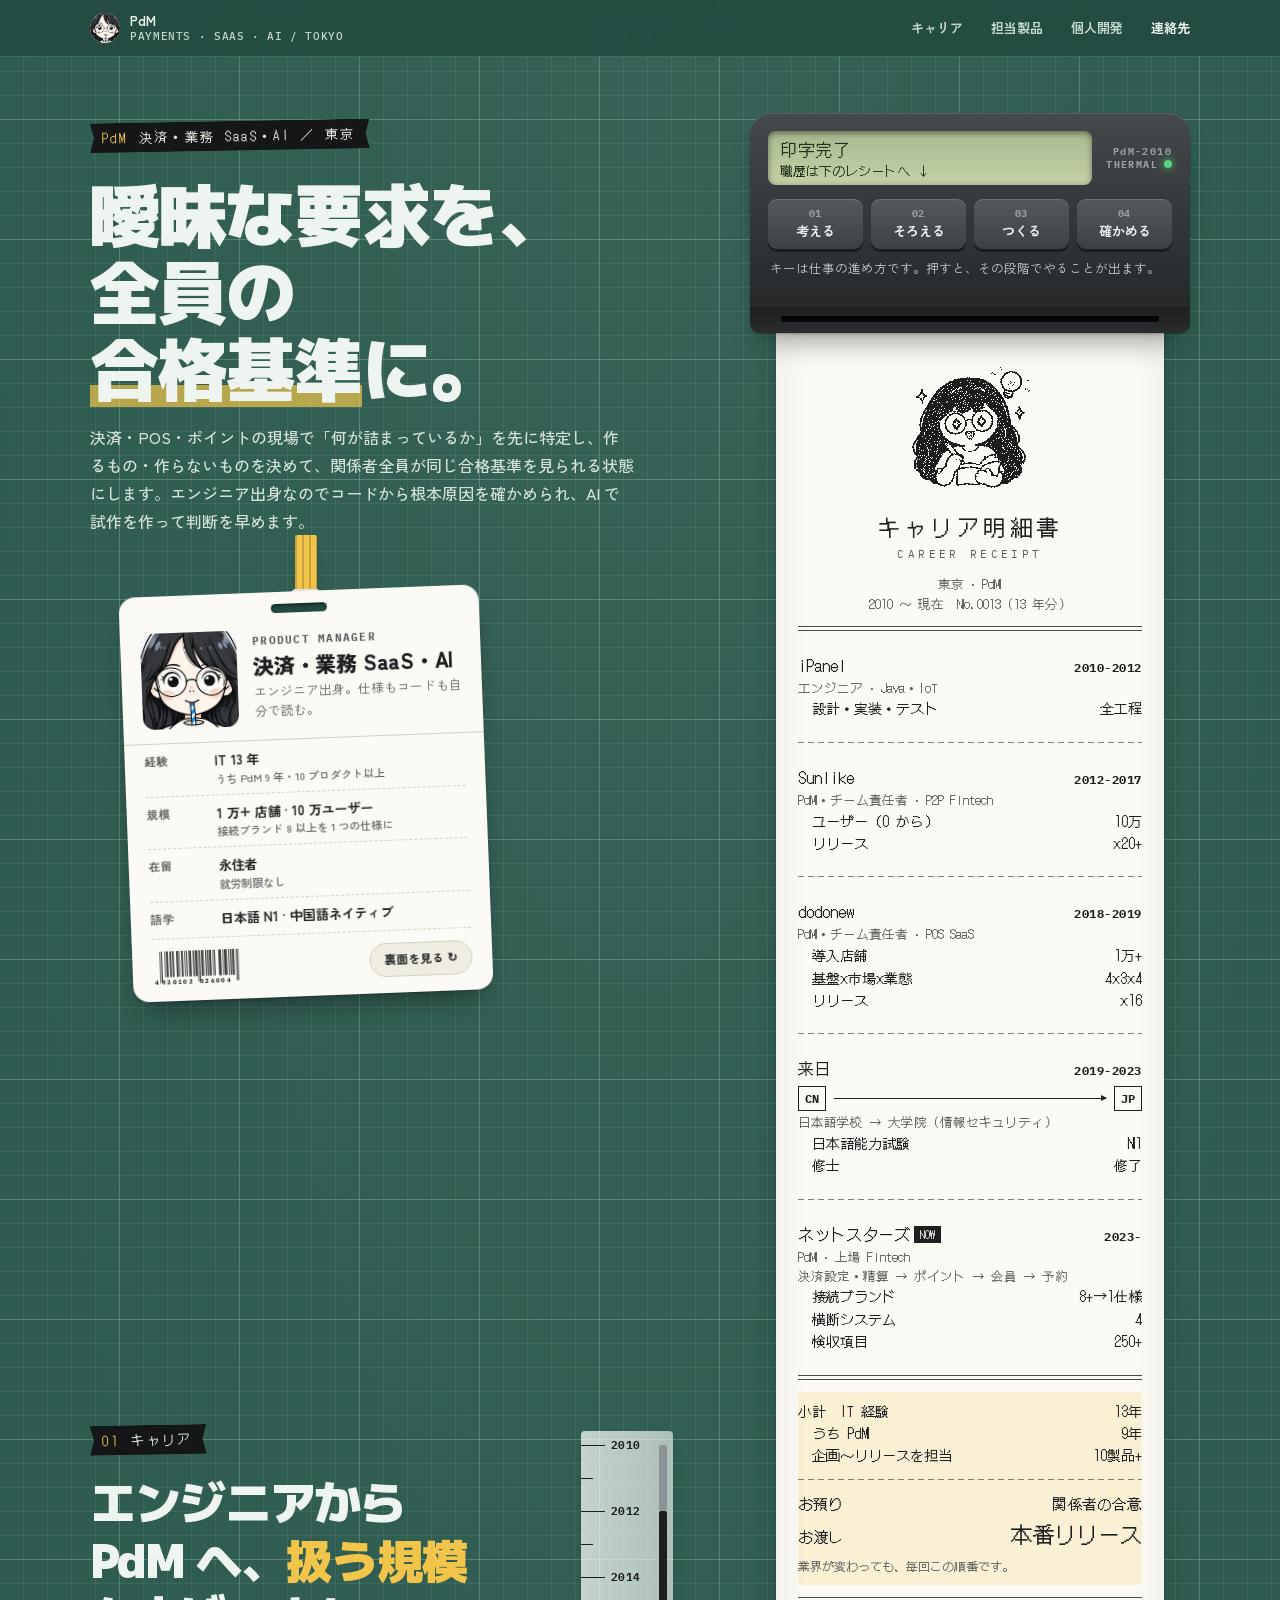
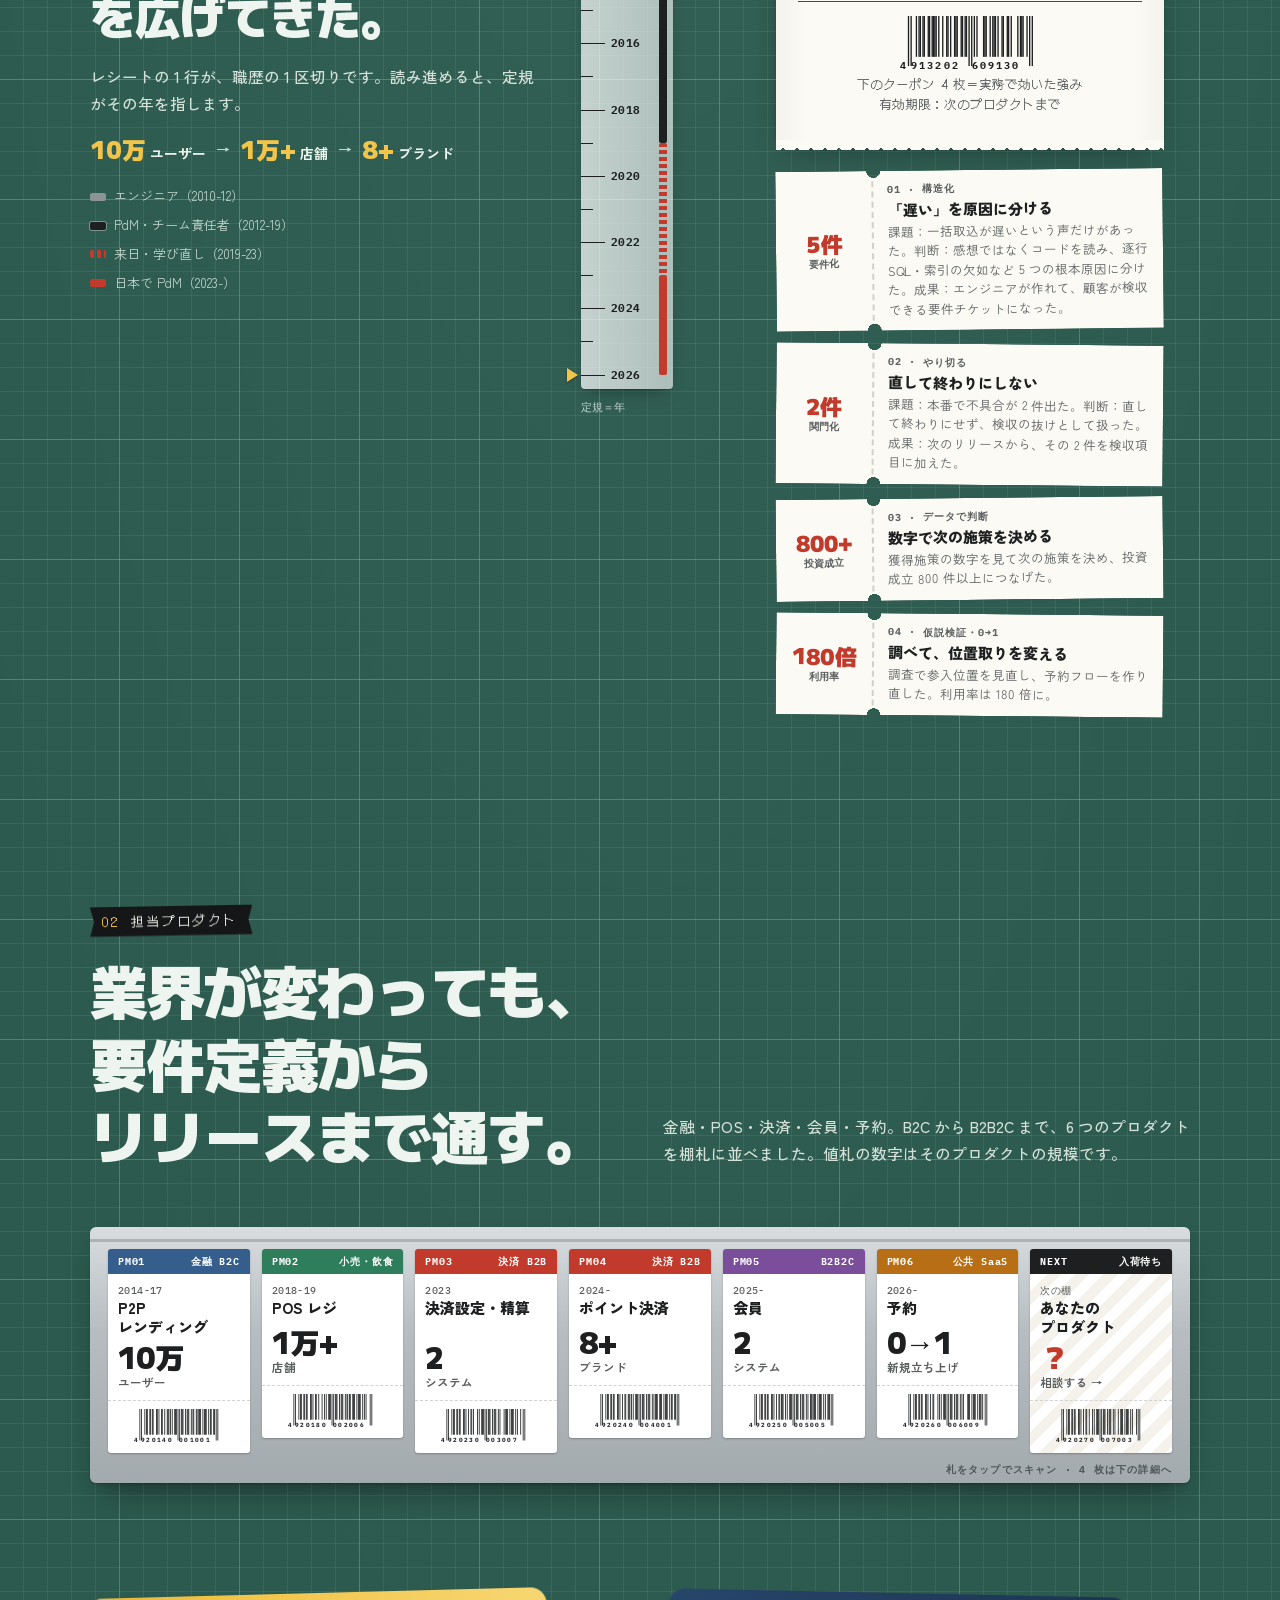
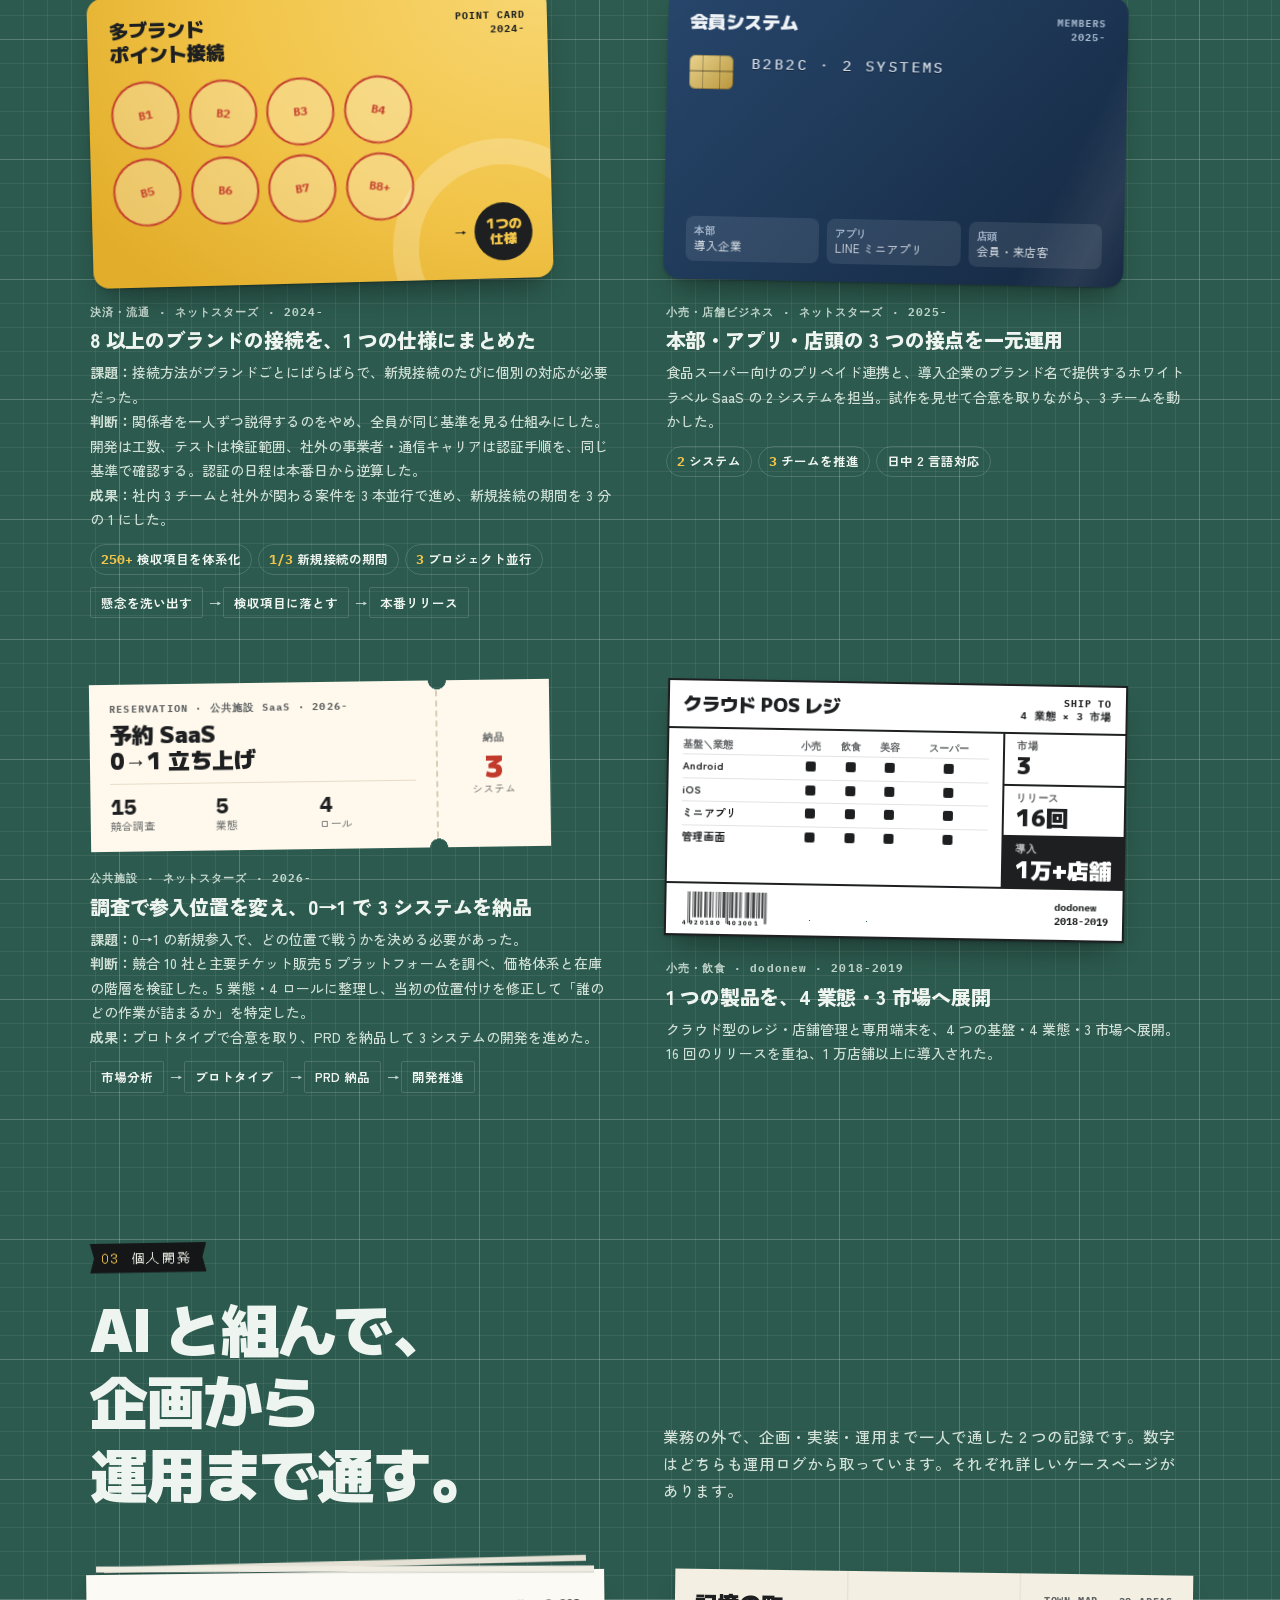
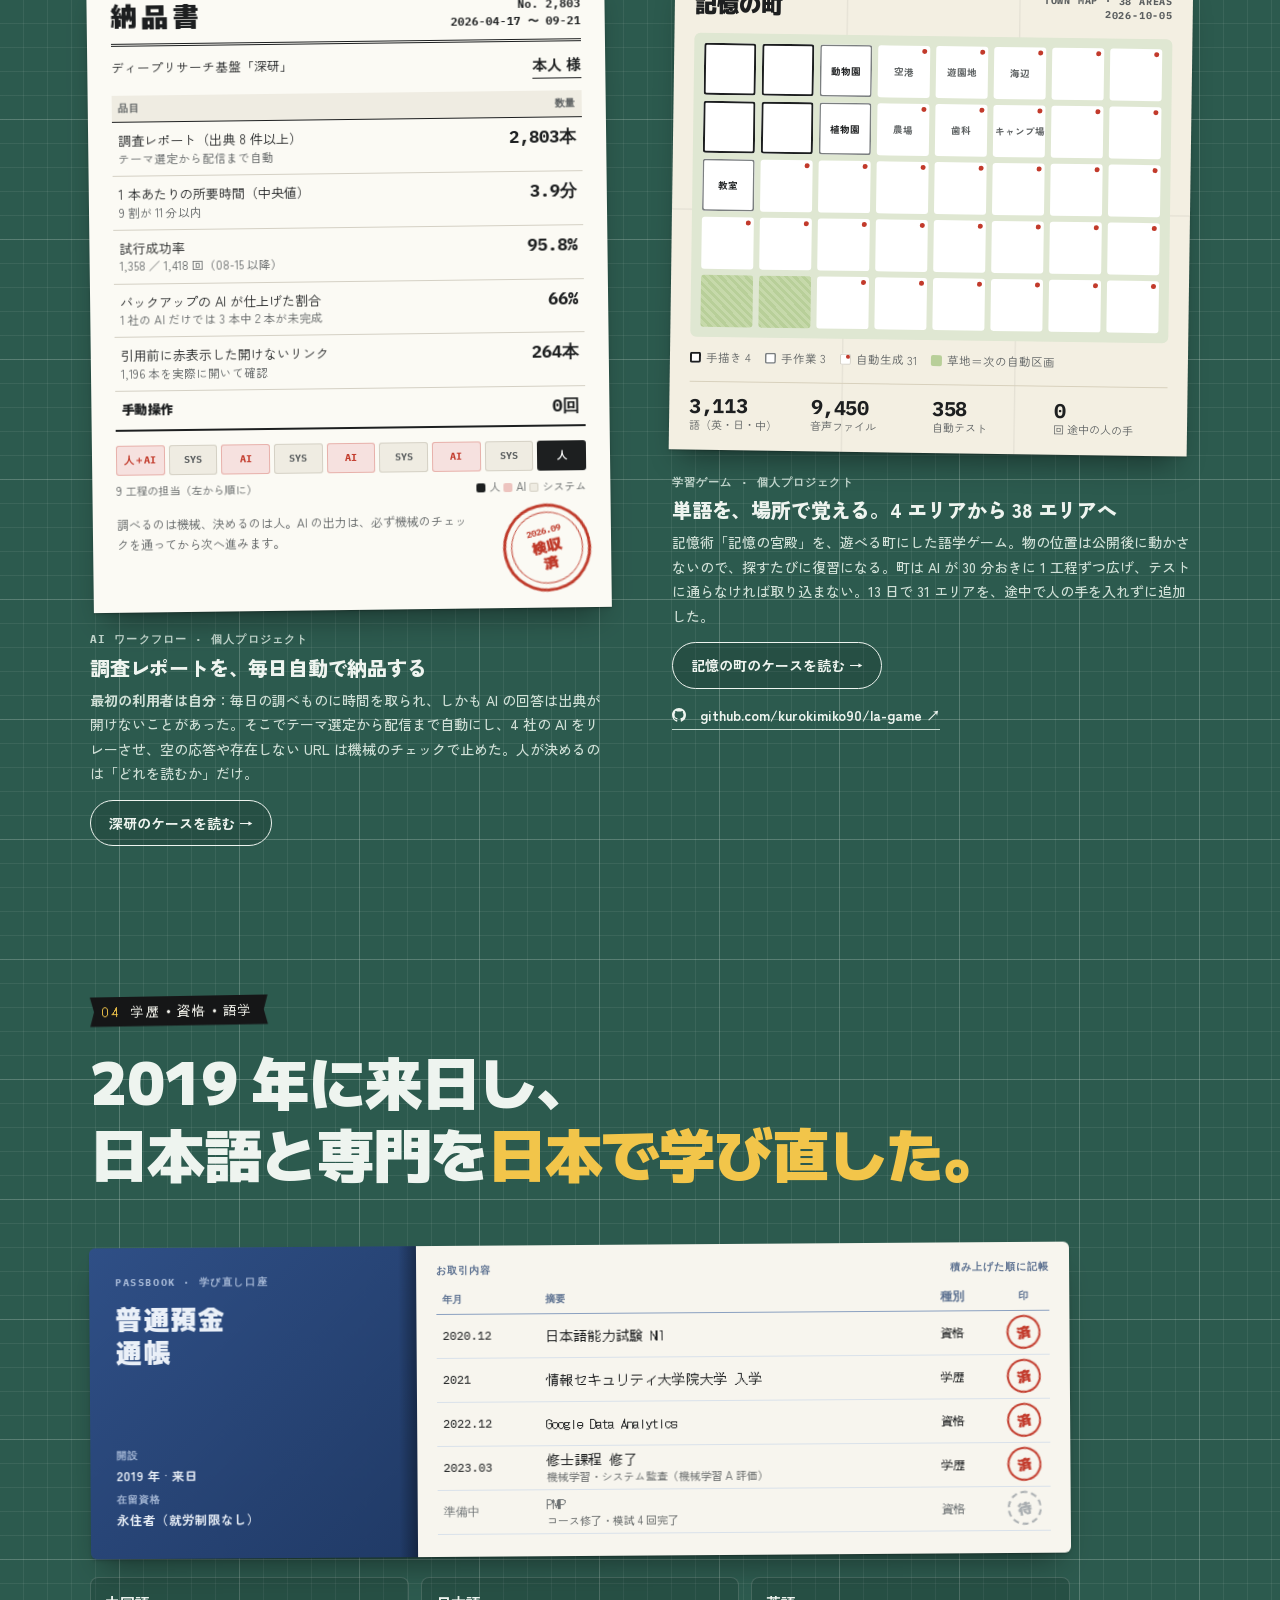
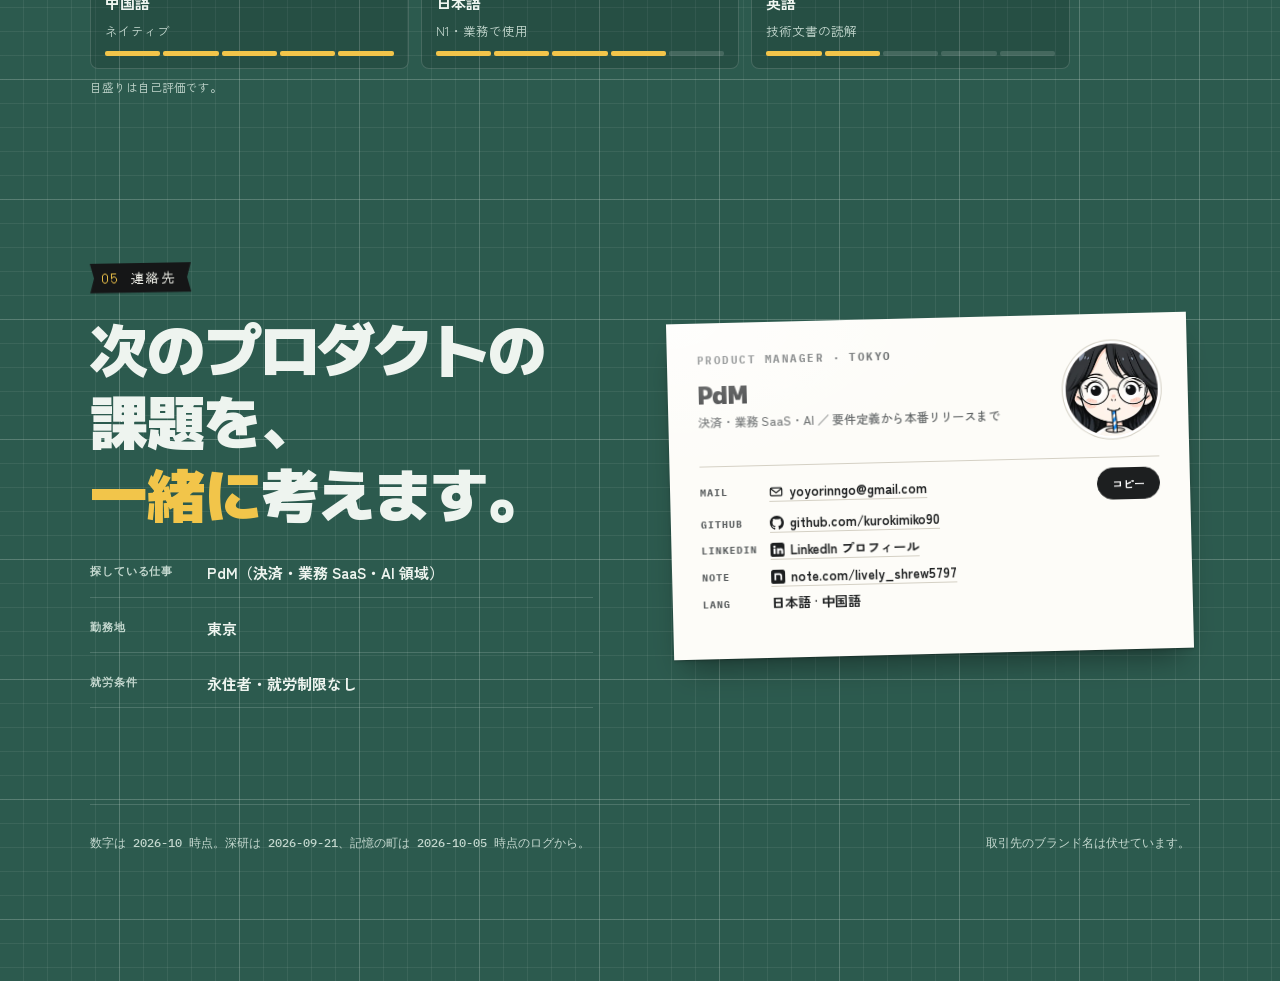
<file: index.html>
<!doctype html><html><head><meta charset=utf8><meta name=viewport content="width=device-width,initial-scale=1,viewport-fit=cover"><style>:root{color-scheme:light;box-sizing:border-box;padding-top:env(safe-area-inset-top,0px);padding-bottom:env(safe-area-inset-bottom,0px)}html{scroll-padding-top:env(safe-area-inset-top,0px)}body{margin:0;padding:0;font:14px -apple-system,BlinkMacSystemFont,sans-serif;background:#fff;color:#000}img{max-width:100%}[hidden]:not([hidden=until-found i]){display:none!important}</style></head><body>
<title>キャリア明細書</title>
<script>document.documentElement.lang="ja"</script>
<link rel="preconnect" href="https://fonts.googleapis.com"><link rel="preconnect" href="https://fonts.gstatic.com" crossorigin>
<link rel="stylesheet" href="https://fonts.googleapis.com/css2?family=M+PLUS+1:wght@800;900&family=DotGothic16&family=IBM+Plex+Mono:wght@500;700&family=Zen+Kaku+Gothic+New:wght@400;500;700;900&display=swap">
<style>
/* Layout concept: a green cutting mat seen from above. Every object on it is a real
   payments / retail artifact — receipt = career, shelf tags = products, passbook =
   study, delivery note + folded map = side projects, business card = contact.
   The mat's ruler measures years. Single committed look (mat + paper). */
:root{
  --mat:#2c5a4e; --mat-deep:#234a40; --mat-ink:#eef4ef; --mat-mute:#c3d7ce;
  --grid-minor:rgba(232,244,236,.075); --grid-major:rgba(232,244,236,.17);
  --paper:#fbfaf4; --paper-2:#efece2; --ink:#1d1f20; --ink-2:#5b5f60; --rule:#d4d0c4;
  --seal:#c23a2b; --point:#f2c54a; --navy:#1d3654; --tape:#151617;
  --f-disp:"M PLUS 1","Hiragino Sans","Yu Gothic",sans-serif;
  --f-body:"Zen Kaku Gothic New","Hiragino Sans","Yu Gothic",sans-serif;
  --f-dot:"DotGothic16","Osaka-Mono","MS Gothic",monospace;
  --f-mono:"IBM Plex Mono",ui-monospace,Menlo,monospace;
  --sh-obj:0 1px 1px rgba(0,0,0,.16),0 2px 4px rgba(0,0,0,.10),0 18px 30px -12px rgba(0,0,0,.42);
  --sh-thin:0 1px 1px rgba(0,0,0,.18),0 8px 16px -8px rgba(0,0,0,.4);
  --ease:cubic-bezier(.2,.7,.1,1);
  color-scheme:dark;
}
*,*:before,*:after{box-sizing:border-box}
html{scroll-behavior:smooth}
@media (prefers-reduced-motion:reduce){html{scroll-behavior:auto}}
body{
  margin:0;font-family:var(--f-body);font-size:15px;line-height:1.75;color:var(--mat-ink);
  background-color:var(--mat);
  background-image:
    linear-gradient(var(--grid-major) 1px,transparent 1px),
    linear-gradient(90deg,var(--grid-major) 1px,transparent 1px),
    linear-gradient(var(--grid-minor) 1px,transparent 1px),
    linear-gradient(90deg,var(--grid-minor) 1px,transparent 1px),
    radial-gradient(120% 80% at 50% 0%,rgba(255,255,255,.05),transparent 60%);
  background-size:120px 120px,120px 120px,24px 24px,24px 24px,100% 100%;
  background-position:-1px -1px,-1px -1px,-1px -1px,-1px -1px,0 0;
  -webkit-font-smoothing:antialiased;
}
a{color:inherit}
main,.bar{overflow-x:clip}
:focus-visible{outline:2px solid var(--point);outline-offset:3px;border-radius:3px}
.wrap{max-width:1180px;margin:0 auto;padding-inline:clamp(16px,4vw,40px)}
.skip{position:absolute;left:-999px}.skip:focus{left:16px;top:16px;z-index:99;background:var(--paper);color:var(--ink);padding:8px 12px}

/* label-maker tape: section names */
.tape{display:inline-flex;align-items:center;gap:.8em;padding:5px 14px 5px 12px;background:var(--tape);color:#f1f1ea;
  font:400 13px/1.5 var(--f-dot);letter-spacing:.18em;box-shadow:var(--sh-thin);
  clip-path:polygon(0 0,100% 0,calc(100% - 4px) 50%,100% 100%,0 100%,4px 50%);transform:rotate(-1deg)}
.tape b{font-weight:400;color:var(--point)}

/* top bar */
.bar{position:sticky;top:env(safe-area-inset-top,0px);z-index:40;background:color-mix(in srgb,var(--mat-deep) 88%,transparent);
  backdrop-filter:blur(8px);-webkit-backdrop-filter:blur(8px);border-bottom:1px solid var(--grid-major)}
.bar .wrap{display:flex;align-items:center;justify-content:space-between;gap:16px;height:56px}
.bar .me{display:flex;align-items:center;gap:10px;text-decoration:none;font:700 13px/1.3 var(--f-body)}
.bar .me img{width:30px;height:30px;border-radius:50%;background:#f8e2d4}
.bar .me small{display:block;font:500 10.5px/1.2 var(--f-mono);color:var(--mat-mute);letter-spacing:.06em}
.bar nav{display:flex;gap:clamp(12px,2.4vw,28px);font-size:13px;font-weight:700}
.bar nav a{text-decoration:none;color:var(--mat-mute)}
.bar nav a:hover,.bar nav a.on{color:var(--mat-ink)}
@media(max-width:560px){.bar .me>span{display:none}.bar nav{gap:14px;font-size:12.5px;white-space:nowrap}}

h2.big,.big{font:900 clamp(30px,4.6vw,58px)/1.25 var(--f-disp);letter-spacing:-.02em;margin:18px 0 0;text-wrap:balance;word-break:auto-phrase}
.big em{font-style:normal;color:var(--point)}
.lede{max-width:34em;margin:18px 0 0;color:var(--mat-mute);font-size:15.5px}
section,[id]{scroll-margin-top:72px}

/* ========== SPINE: hero + career share one receipt column ========== */
.spine{display:grid;grid-template-columns:minmax(0,1fr) minmax(0,440px);column-gap:clamp(32px,6vw,96px);padding-block:56px 0}
.spine-l{grid-column:1;min-width:0}
.spine-r{grid-column:2;grid-row:1/span 2;min-width:0}

/* hero copy */
.hero-copy{padding-top:8px}
.hero-copy h1{font:900 clamp(38px,5.4vw,72px)/1.12 var(--f-disp);margin:22px 0 0;letter-spacing:-.015em;text-wrap:balance;word-break:auto-phrase}
.hero-copy h1 .ln{display:block}
.ph{display:inline-block}
.hero-copy h1 .u{background:linear-gradient(transparent 70%,color-mix(in srgb,var(--point) 70%,transparent) 70% 92%,transparent 92%)}
.hero-copy .lede{font-size:16px;color:#cfe0d7}

/* ID card on lanyard */
.idwrap{position:relative;margin:56px 0 0 clamp(0px,3vw,36px);width:min(100%,360px);perspective:1400px}
.lanyard{position:absolute;left:50%;top:-56px;width:22px;height:60px;margin-left:-11px;
  background:repeating-linear-gradient(90deg,#c9a33c 0 2px,var(--point) 2px 7px);border-radius:2px;box-shadow:var(--sh-thin)}
.lanyard:after{content:"";position:absolute;left:50%;bottom:-10px;width:30px;height:16px;margin-left:-15px;border-radius:5px;
  background:linear-gradient(#e7e9ea,#a9aeb2);box-shadow:0 2px 3px rgba(0,0,0,.3)}
.idcard{position:relative;transform-style:preserve-3d;transition:transform .8s var(--ease);transform:rotate(-2.2deg)}
.idcard.flip{transform:rotate(-2.2deg) rotateY(180deg)}
.idface{backface-visibility:hidden;-webkit-backface-visibility:hidden;border-radius:16px;background:var(--paper);color:var(--ink);box-shadow:var(--sh-obj);overflow:hidden}
.idface:before{content:"";display:block;width:56px;height:9px;margin:12px auto 0;border-radius:6px;background:var(--mat-deep);box-shadow:inset 0 2px 3px rgba(0,0,0,.5)}
.idback{position:absolute;inset:0;transform:rotateY(180deg)}
.id-top{display:grid;grid-template-columns:96px minmax(0,1fr);gap:16px;align-items:center;padding:16px 20px 14px}
.id-photo{width:96px;height:96px;border-radius:12px;object-fit:cover;background:#f6dccd}
.id-role{font:700 10.5px/1.3 var(--f-mono);letter-spacing:.12em;color:var(--ink-2)}
.id-title{margin:4px 0 0;font:900 21px/1.25 var(--f-body);letter-spacing:-.01em}
.id-sub{margin:4px 0 0;font-size:12.5px;color:var(--ink-2);line-height:1.5}
.id-rows{margin:0;padding:0 20px;display:grid;border-top:1px solid var(--rule)}
.id-rows div{display:grid;grid-template-columns:4.6em minmax(0,1fr);gap:10px;padding:8px 0;border-bottom:1px dashed var(--rule);font-size:13px;line-height:1.5}
.id-rows dt{font:700 10.5px/1.9 var(--f-mono);letter-spacing:.08em;color:var(--ink-2)}
.id-rows dd{margin:0;font-weight:700}
.id-rows dd small{display:block;font-weight:500;color:var(--ink-2)}
.id-foot{display:flex;align-items:flex-end;justify-content:space-between;gap:12px;padding:12px 20px 16px}
.id-foot svg{height:34px;width:auto}
.flipbtn{appearance:none;border:1px solid var(--rule);background:var(--paper-2);color:var(--ink);border-radius:999px;min-height:34px;padding:8px 14px;font:700 11.5px/1 var(--f-body);cursor:pointer;white-space:nowrap}
.flipbtn:hover{background:var(--ink);color:var(--paper)}
.idback .id-in{padding:14px 20px 16px;display:flex;flex-direction:column;height:100%}
.idback h3{margin:6px 0 10px;font:900 16px/1.4 var(--f-body)}
.layers{list-style:none;margin:0;padding:0;display:grid;gap:8px}
.layers li{display:grid;grid-template-columns:3.4em minmax(0,1fr);gap:10px;align-items:baseline;font-size:12.5px;line-height:1.5}
.layers b{font:700 10px/1.6 var(--f-mono);letter-spacing:.06em;color:var(--paper);background:var(--ink);text-align:center;border-radius:4px}
.layers li:nth-child(3) b{background:var(--seal)}
.layers strong{display:block;font-size:13.5px}
.layers span{color:var(--ink-2)}
.idback .stat4{display:grid;grid-template-columns:repeat(4,1fr);gap:6px;margin:auto 0 12px;padding-top:12px;border-top:1px solid var(--rule)}
.stat4 div{font-size:10.5px;line-height:1.35;color:var(--ink-2)}
.stat4 b{display:block;font:700 19px/1.1 var(--f-mono);color:var(--ink);letter-spacing:-.02em}

/* POS printer */
.printer{position:relative;z-index:2;margin:0 auto;width:100%;border-radius:22px 22px 10px 10px;padding:18px 18px 0;
  background:linear-gradient(180deg,#45494c,#2c2f31 70%,#232527);box-shadow:var(--sh-obj),inset 0 1px 0 rgba(255,255,255,.12)}
.pr-top{display:grid;grid-template-columns:minmax(0,1fr) auto;gap:14px;align-items:center}
.lcd{min-width:0;height:54px;border-radius:8px;padding:6px 12px;background:linear-gradient(#a9b98f,#c4d1a7);box-shadow:inset 0 2px 6px rgba(0,0,0,.45);
  color:#24301a;font:400 13px/1.45 var(--f-dot);overflow:hidden}
.lcd b{font-weight:400;display:block;font-size:17px;letter-spacing:.04em}
.brand-plate{font:700 10px/1.3 var(--f-mono);letter-spacing:.14em;color:#9aa2a7;text-align:right}
.brand-plate i{display:inline-block;width:8px;height:8px;border-radius:50%;background:#58d27b;box-shadow:0 0 8px #58d27b;margin-left:6px;vertical-align:0}
.keys{display:grid;grid-template-columns:repeat(4,minmax(0,1fr));gap:8px;margin:14px 0 0;padding:0;list-style:none}
.keys button{appearance:none;width:100%;min-height:46px;border:0;border-radius:9px;padding:9px 4px 10px;cursor:pointer;text-align:center;color:#eceeef;
  background:linear-gradient(#55595d,#3d4144);box-shadow:0 3px 0 #1b1d1e,inset 0 1px 0 rgba(255,255,255,.15);transition:transform .08s,box-shadow .08s,background .2s}
.keys button b{display:block;font:700 10px/1.2 var(--f-mono);color:#9aa2a7;letter-spacing:.08em}
.keys button span{display:block;margin-top:3px;font:700 13px/1.2 var(--f-body)}
.keys button:active,.keys button[aria-pressed=true]{transform:translateY(2px);box-shadow:0 1px 0 #1b1d1e,inset 0 1px 0 rgba(255,255,255,.1)}
.keys button[aria-pressed=true]{background:linear-gradient(var(--point),#d9aa2c);color:var(--ink)}
.keys button[aria-pressed=true] b{color:#5a4410}
.keynote{margin:10px 2px 0;min-height:2.9em;font:400 12.5px/1.45 var(--f-body);color:#c4cbcf}
.slot{position:relative;height:26px;margin:12px -18px 0;border-radius:0 0 10px 10px;background:linear-gradient(#1c1e1f,#2a2c2e)}
.slot:before{content:"";position:absolute;left:7%;right:7%;top:9px;height:6px;border-radius:3px;background:#070808;box-shadow:inset 0 2px 3px #000}

/* receipt */
.paperwell{position:relative;z-index:1;margin:-12px auto 0;width:88%;overflow:hidden;padding:0 20px 40px;margin-inline:auto}
.paperwell{width:calc(88% + 40px);margin-left:calc(6% - 20px)}
.receipt{position:relative;background:var(--paper);color:var(--ink);font:400 14px/1.75 var(--f-dot);padding:30px 22px 26px;
  box-shadow:var(--sh-obj);background-image:linear-gradient(90deg,rgba(0,0,0,.03),transparent 8%,transparent 92%,rgba(0,0,0,.03))}
.receipt:after{content:"";position:absolute;left:0;right:0;bottom:-10px;height:10px;background:
  linear-gradient(-45deg,transparent 7px,var(--paper) 7px) 0 0/14px 10px repeat-x,
  linear-gradient(45deg,transparent 7px,var(--paper) 7px) 0 0/14px 10px repeat-x}
.r-logo{display:block;width:150px;height:150px;margin:0 auto 6px;image-rendering:pixelated}
.r-c{text-align:center}
.r-title{font-size:22px;letter-spacing:.2em;margin:4px 0 0}
.r-en{font-family:var(--f-mono);font-size:10.5px;letter-spacing:.32em;color:var(--ink-2)}
.r-meta{font-size:12.5px;color:var(--ink-2);margin:10px 0 0;line-height:1.6}
.r-hr{border:0;margin:12px 0;height:1px;background:repeating-linear-gradient(90deg,var(--ink) 0 6px,transparent 6px 10px);opacity:.55}
.r-hr.dbl{height:5px;background:linear-gradient(var(--ink),var(--ink)) 0 0/100% 1px no-repeat,linear-gradient(var(--ink),var(--ink)) 0 4px/100% 1px no-repeat;opacity:.8}
.r-item{padding:8px 0 10px;border-radius:4px;transition:background .3s}
.r-item.on{background:color-mix(in srgb,var(--point) 18%,transparent)}
.r-head{display:flex;justify-content:space-between;gap:10px;align-items:baseline}
.r-head time{font-family:var(--f-mono);font-size:12px;font-weight:700;letter-spacing:.04em}
.r-head .co{font-size:16px}
.r-sub{color:var(--ink-2);font-size:12.5px;line-height:1.5}
.r-line{display:flex;justify-content:space-between;gap:12px;align-items:baseline;line-height:1.6}
.r-line span{min-width:0}
.r-line b{font-weight:400;white-space:nowrap;font-variant-numeric:tabular-nums}
.r-ind{padding-left:1em}
.r-now{display:inline-block;padding:0 6px;margin-left:4px;background:var(--ink);color:var(--paper);font-size:11px;line-height:1.6;vertical-align:2px}
.r-fx{display:flex;align-items:center;gap:8px;margin:4px 0 2px;font-family:var(--f-mono);font-size:12px;font-weight:700}
.r-fx i{font-style:normal;padding:1px 6px;border:1px solid var(--ink)}
.r-fx .arr{flex:1;height:1px;background:var(--ink);position:relative}
.r-fx .arr:after{content:"";position:absolute;right:-1px;top:-3px;border:3.5px solid transparent;border-left:6px solid var(--ink);border-right:0}
.r-total{font-size:18px}
.r-total b{font-size:22px}
.r-pay .r-line{font-size:15px}
.r-pay small{display:block;color:var(--ink-2);font-size:12px;line-height:1.5;margin-top:6px}
.r-bar{display:flex;justify-content:center;margin:14px 0 4px}
.r-bar svg{height:54px;width:auto}
.r-thanks{font-size:12.5px;line-height:1.6;color:var(--ink-2)}

/* coupons (soft skills) */
.coupons{list-style:none;margin:30px 0 0;padding:0;display:grid;gap:14px}
.coupon{position:relative;display:grid;grid-template-columns:98px minmax(0,1fr);background:var(--paper);color:var(--ink);box-shadow:var(--sh-thin);
  -webkit-mask:radial-gradient(circle 7px at 98px 0,#0000 98%,#000) top/100% 51% no-repeat,radial-gradient(circle 7px at 98px 100%,#0000 98%,#000) bottom/100% 51% no-repeat;
          mask:radial-gradient(circle 7px at 98px 0,#0000 98%,#000) top/100% 51% no-repeat,radial-gradient(circle 7px at 98px 100%,#0000 98%,#000) bottom/100% 51% no-repeat}
.coupon:nth-child(odd){transform:rotate(-.6deg)}.coupon:nth-child(even){transform:rotate(.5deg)}
.cp-l{display:flex;flex-direction:column;justify-content:center;align-items:center;padding:12px 6px;border-right:2px dashed var(--rule);text-align:center}
.cp-l b{font:900 22px/1 var(--f-disp);letter-spacing:-.04em;color:var(--seal);white-space:nowrap}
.cp-l small{font:700 10px/1.3 var(--f-mono);color:var(--ink-2);margin-top:4px}
.cp-r{padding:12px 14px;min-width:0}
.cp-k{font:700 10px/1.4 var(--f-mono);letter-spacing:.1em;color:var(--ink-2)}
.cp-r h4{margin:2px 0 2px;font:900 15px/1.4 var(--f-body)}
.cp-r p{margin:0;font-size:12.5px;line-height:1.55;color:var(--ink-2)}
.cp-r .exp{margin-top:6px;font:400 11px/1.4 var(--f-dot);color:var(--ink-2)}

/* career copy + ruler (left column, row 2) */
.career-l{grid-column:1;padding-top:88px}
.career-sticky{position:sticky;top:96px;display:grid;grid-template-columns:minmax(0,1fr) 92px;gap:32px;align-items:start}
.ruler{position:relative;height:min(62vh,560px);margin-top:6px;border-radius:4px;
  background:linear-gradient(90deg,rgba(255,255,255,.72),rgba(255,255,255,.6));box-shadow:var(--sh-thin);color:var(--ink)}
.ruler ol{list-style:none;margin:0;padding:0;position:absolute;inset:14px 0}
.ruler li{position:absolute;left:0;right:0;height:0;border-top:1.5px solid var(--ink);width:24px;
  font:700 11px/1 var(--f-mono)}
.ruler li span{position:absolute;left:30px;top:-6px;letter-spacing:.02em}
.ruler li.mn{width:12px;border-top-width:1px}
.ruler li.mn span{display:none}
.ruler .band{position:absolute;left:auto;right:6px;width:8px;border-radius:2px}
.ruler .band.eng{background:#8b9396}.ruler .band.cn{background:var(--ink)}.ruler .band.jp-s{background:repeating-linear-gradient(180deg,var(--seal) 0 4px,transparent 4px 7px)}.ruler .band.jp{background:var(--seal)}
.ruler .mark{position:absolute;left:-14px;width:0;height:0;border:7px solid transparent;border-left:11px solid var(--point);border-right:0;
  transform:translateY(-7px);top:calc(14px + (100% - 28px) * var(--p,0));transition:top .5s var(--ease);filter:drop-shadow(0 1px 1px rgba(0,0,0,.4))}
.career-l .big{font-size:clamp(30px,3.6vw,46px)}
.ruler-cap{margin:10px 0 0;font:500 11px/1.5 var(--f-mono);color:var(--mat-mute)}
.legend{list-style:none;margin:22px 0 0;padding:0;display:grid;gap:6px;font-size:13px;color:var(--mat-mute)}
.legend li{display:flex;align-items:center;gap:8px}
.legend i{width:16px;height:8px;border-radius:2px}
.legend .eng{background:#8b9396}.legend .cn{background:var(--ink);box-shadow:0 0 0 1px rgba(255,255,255,.35)}.legend .jp-s{background:repeating-linear-gradient(90deg,var(--seal) 0 4px,transparent 4px 7px)}.legend .jp{background:var(--seal)}
.scale3{display:flex;flex-wrap:wrap;gap:8px 10px;align-items:center;margin:20px 0 0;font:700 14px/1.4 var(--f-body)}
.scale3 b{font:900 24px/1 var(--f-disp);color:var(--point)}
.scale3 .ar{color:var(--mat-mute)}

/* ========== PRODUCTS: shelf tags on a rail ========== */
.sec{padding-block:clamp(96px,12vw,150px) 0}
.sec-head{display:grid;grid-template-columns:minmax(0,1fr) auto;gap:24px;align-items:end}
.sec-head .lede{margin-bottom:4px}
.rail{position:relative;margin:56px 0 0;padding:22px 18px 30px;border-radius:6px;
  background:linear-gradient(#d9dde0,#b7bdc1 40%,#a3aaae);box-shadow:var(--sh-obj)}
.rail:before{content:"";position:absolute;left:0;right:0;top:12px;height:3px;background:rgba(0,0,0,.18)}
.rail-k{position:absolute;right:18px;bottom:8px;font:700 10px/1 var(--f-mono);letter-spacing:.12em;color:#4d5559}
.tags{list-style:none;margin:0;padding:0;display:grid;grid-template-columns:repeat(7,minmax(0,1fr));gap:12px}
.tag{position:relative;display:flex;flex-direction:column;min-width:0;background:#fff;color:var(--ink);border-radius:3px;cursor:pointer;
  box-shadow:0 1px 2px rgba(0,0,0,.25);overflow:hidden;transition:transform .35s var(--ease)}
.tag{text-decoration:none}
.tag:hover,.tag:focus-visible{transform:translateY(-4px) rotate(-.6deg)}
.tag .band{padding:6px 10px;font:700 10px/1.3 var(--f-mono);letter-spacing:.08em;color:#fff;display:flex;justify-content:space-between;gap:6px}
.tag[data-k=fin] .band{background:#355e8c}.tag[data-k=saas] .band{background:#2e7d5b}.tag[data-k=pay] .band{background:var(--seal)}.tag[data-k=b2b2c] .band{background:#7a4e9a}.tag[data-k=pub] .band{background:#b86e14}.tag[data-k=next] .band{background:var(--ink)}
.tag .nm{padding:10px 10px 0;font:900 15px/1.3 var(--f-body);min-height:3.2em;word-break:auto-phrase}
.tag .nm small{display:block;font:500 10px/1.4 var(--f-mono);letter-spacing:.04em;color:var(--ink-2)}
.tag .price{padding:4px 10px 0;margin-top:auto;font:900 clamp(24px,2.3vw,32px)/1.05 var(--f-disp);letter-spacing:-.02em;white-space:nowrap}
.tag .unit{padding:0 10px;font-size:11.5px;font-weight:700;color:var(--ink-2)}
.tag .bc{position:relative;padding:8px 10px 10px;margin-top:8px;border-top:1px dashed #cfd3d5}
.tag .bc svg{display:block;width:100%;height:34px}
.tag .scan{position:absolute;left:6px;right:6px;top:10px;height:2px;background:#ff2a1a;box-shadow:0 0 6px 1px #ff4a3a;opacity:0}
.tag.scanned .scan{animation:scan .55s ease-in-out}
@keyframes scan{0%{opacity:1;transform:translateY(0)}50%{opacity:1;transform:translateY(30px)}100%{opacity:0;transform:translateY(0)}}
.tag.scanned:after{content:"ピッ";position:absolute;right:8px;top:30px;padding:2px 6px;background:var(--ink);color:#fff;font:400 12px/1.3 var(--f-dot);animation:pop .9s ease forwards}
@keyframes pop{0%{opacity:0;transform:translateY(4px)}20%{opacity:1;transform:none}80%{opacity:1}100%{opacity:0}}
.tag[data-k=next]{background:repeating-linear-gradient(135deg,#fff 0 10px,#f4f2ea 10px 20px);text-decoration:none}
.tag[data-k=next] .price{color:var(--seal)}
.rail-note{margin:16px 0 0;font-size:12.5px;color:var(--mat-mute)}

/* featured objects */
.objs{display:grid;grid-template-columns:repeat(2,minmax(0,1fr));gap:clamp(40px,5vw,72px) clamp(28px,4vw,56px);margin:clamp(72px,9vw,110px) 0 0}
.obj{min-width:0}
.obj-cap{margin:22px 0 0;max-width:36em}
.obj-cap .k{font:700 11px/1.4 var(--f-mono);letter-spacing:.1em;color:var(--mat-mute)}
.obj-cap h3{margin:6px 0 6px;font:900 20px/1.4 var(--f-body);letter-spacing:-.01em;word-break:auto-phrase}
.obj-cap p{margin:0;color:#c9dbd2;font-size:14px;line-height:1.75}
.chips{display:flex;flex-wrap:wrap;gap:6px;margin:12px 0 0;padding:0;list-style:none}
.chips li{padding:3px 10px;border:1px solid var(--grid-major);border-radius:999px;font-size:12.5px;font-weight:700;color:var(--mat-ink)}
.chips li b{font-family:var(--f-mono);color:var(--point);margin-right:4px}
.flow{display:flex;flex-wrap:wrap;align-items:center;gap:6px 0;margin:12px 0 0;padding:0;list-style:none;font-size:12.5px;font-weight:700}
.flow li{padding:4px 10px;border:1px solid var(--grid-major);border-radius:2px}
.flow li+li{margin-left:20px;position:relative}
.flow li+li:before{content:"→";position:absolute;left:-15px;color:var(--mat-mute)}

/* point card */
.pcard{position:relative;aspect-ratio:1.586;max-width:460px;border-radius:16px;padding:20px 22px;background:
  radial-gradient(120% 140% at 100% 0,#f7d672,var(--point) 55%,#e2ad2a);color:var(--ink);box-shadow:var(--sh-obj);transform:rotate(-1.5deg);overflow:hidden}
.pcard:before{content:"";position:absolute;right:-60px;bottom:-80px;width:220px;height:220px;border-radius:50%;border:26px solid rgba(255,255,255,.22)}
.pc-top{display:flex;justify-content:space-between;align-items:flex-start;gap:12px}
.pc-top b{font:900 19px/1.25 var(--f-disp)}
.pc-top small{font:700 10px/1.4 var(--f-mono);letter-spacing:.1em;text-align:right}
.stamps{position:relative;display:grid;grid-template-columns:repeat(4,1fr);gap:10px;margin:16px 0 0;max-width:300px}
.stamps i{aspect-ratio:1;border-radius:50%;border:1.5px dashed rgba(29,31,32,.45);display:grid;place-items:center;font:700 11px/1 var(--f-mono);font-style:normal;color:rgba(29,31,32,.5)}
.stamps i.on{border:2.5px solid var(--seal);color:var(--seal);background:rgba(255,255,255,.28);transform:rotate(var(--r,-8deg));font-size:12px}
.pc-merge{position:absolute;right:20px;bottom:18px;display:flex;align-items:center;gap:8px;font:700 12px/1.3 var(--f-body)}
.pc-merge .one{display:grid;place-items:center;width:58px;height:58px;border-radius:50%;background:var(--ink);color:var(--point);font:900 13px/1.15 var(--f-disp);text-align:center}

/* member card */
.mcard{position:relative;aspect-ratio:1.586;max-width:460px;border-radius:16px;padding:20px 22px;color:#eef2f6;transform:rotate(1.2deg);overflow:hidden;
  background:linear-gradient(135deg,#27466b,var(--navy) 55%,#142740);box-shadow:var(--sh-obj)}
.mcard:after{content:"";position:absolute;inset:0;background:linear-gradient(115deg,transparent 35%,rgba(255,255,255,.08) 45%,transparent 55%)}
.mc-chip{width:44px;height:34px;border-radius:6px;margin:18px 0 0;background:linear-gradient(135deg,#e9d38f,#b8963c);
  box-shadow:inset 0 0 0 1px rgba(0,0,0,.25);background-image:linear-gradient(90deg,transparent 30%,rgba(0,0,0,.25) 30% 32%,transparent 32% 68%,rgba(0,0,0,.25) 68% 70%,transparent 70%),linear-gradient(transparent 45%,rgba(0,0,0,.25) 45% 50%,transparent 50%),linear-gradient(135deg,#e9d38f,#b8963c)}
.mc-top{display:flex;justify-content:space-between;gap:12px}
.mc-top b{font:900 18px/1.25 var(--f-disp)}
.mc-top small{font:700 10px/1.4 var(--f-mono);letter-spacing:.1em;color:#a9bbd0;text-align:right}
.mc-pts{position:absolute;left:22px;right:22px;bottom:18px;display:grid;grid-template-columns:repeat(3,1fr);gap:8px}
.mc-pts div{padding:8px 8px;border-radius:8px;background:rgba(255,255,255,.09);font-size:11.5px;line-height:1.35}
.mc-pts small{display:block;font:700 9.5px/1.4 var(--f-mono);letter-spacing:.06em;color:#a9bbd0}
.mc-num{position:absolute;left:84px;top:66px;font:500 15px/1 var(--f-mono);letter-spacing:.16em;color:#d4dde8;text-shadow:0 1px 0 rgba(0,0,0,.4)}

/* reservation ticket */
.ticket{position:relative;display:grid;grid-template-columns:minmax(0,1fr) 112px;max-width:460px;background:#fff8ec;color:var(--ink);box-shadow:var(--sh-obj);transform:rotate(-.8deg);
  -webkit-mask:radial-gradient(circle 9px at calc(100% - 112px) 0,#0000 98%,#000) top/100% 51% no-repeat,radial-gradient(circle 9px at calc(100% - 112px) 100%,#0000 98%,#000) bottom/100% 51% no-repeat;
          mask:radial-gradient(circle 9px at calc(100% - 112px) 0,#0000 98%,#000) top/100% 51% no-repeat,radial-gradient(circle 9px at calc(100% - 112px) 100%,#0000 98%,#000) bottom/100% 51% no-repeat}
.tk-main{padding:18px 20px;min-width:0;border-right:2px dashed #d9cdb6}
.tk-main .k{font:700 10px/1.4 var(--f-mono);letter-spacing:.12em;color:var(--ink-2)}
.tk-main b{display:block;margin:4px 0 10px;font:900 22px/1.2 var(--f-disp)}
.tk-row{display:grid;grid-template-columns:repeat(3,1fr);gap:8px;border-top:1px solid #e6dcc8;padding-top:10px}
.tk-row div{font-size:11px;line-height:1.35;color:var(--ink-2)}
.tk-row strong{display:block;font:700 22px/1.1 var(--f-mono);color:var(--ink)}
.tk-stub{display:flex;flex-direction:column;justify-content:center;align-items:center;padding:12px 8px;text-align:center}
.tk-stub small{font:700 10px/1.3 var(--f-mono);letter-spacing:.08em;color:var(--ink-2)}
.tk-stub b{font:900 30px/1 var(--f-disp);color:var(--seal);margin:6px 0 2px}
.tk-stub span{font-size:10.5px;line-height:1.35;color:var(--ink-2)}

/* shipping label (POS) */
.ship{max-width:460px;background:#fff;color:var(--ink);box-shadow:var(--sh-obj);transform:rotate(1deg);border:2px solid var(--ink);font-size:12px}
.sh-top{display:flex;justify-content:space-between;align-items:center;padding:10px 14px;border-bottom:2px solid var(--ink)}
.sh-top b{font:900 18px/1.2 var(--f-disp)}
.sh-top small{font:700 10px/1.3 var(--f-mono);letter-spacing:.08em;text-align:right}
.sh-grid{display:grid;grid-template-columns:minmax(0,1fr) 120px}
.sh-mx{padding:10px 14px;border-right:2px solid var(--ink);min-width:0}
.sh-mx table{width:100%;border-collapse:collapse;font-size:10.5px}
.sh-mx th{font:700 9.5px/1.2 var(--f-mono);text-align:left;color:var(--ink-2);padding:0 0 4px;font-weight:700}
.sh-mx th:not(:first-child){text-align:center}
.sh-mx td{padding:2px 0;border-top:1px solid #e3e3e3;font-weight:700}
.sh-mx td:not(:first-child){text-align:center}
.sh-mx td i{display:inline-block;width:10px;height:10px;border-radius:2px;background:var(--ink)}
.sh-side{display:flex;flex-direction:column}
.sh-side div{flex:1;display:flex;flex-direction:column;justify-content:center;padding:6px 12px;border-bottom:2px solid var(--ink)}
.sh-side div:last-child{border-bottom:0;background:var(--ink);color:#fff}
.sh-side small{font:700 9.5px/1.3 var(--f-mono);letter-spacing:.08em;opacity:.75}
.sh-side b{font:900 22px/1.15 var(--f-disp);word-break:keep-all}
.sh-foot{display:flex;gap:12px;align-items:center;justify-content:space-between;padding:8px 14px;border-top:2px solid var(--ink)}
.sh-foot svg{height:34px;width:auto}
.sh-foot span{font:700 10px/1.4 var(--f-mono)}

/* ========== SIDE PROJECTS ========== */
.side{display:grid;grid-template-columns:minmax(0,1fr) minmax(0,1fr);gap:clamp(40px,5vw,72px);margin:64px 0 0;align-items:start}
.note{position:relative;background:var(--paper);color:var(--ink);box-shadow:var(--sh-obj);padding:26px 24px 22px;transform:rotate(-.7deg)}
.note:before,.note:after{content:"";position:absolute;left:10px;right:10px;height:6px;background:var(--paper-2)}
.note:before{top:-6px;transform:rotate(.6deg);box-shadow:var(--sh-thin);z-index:-1}
.note:after{top:-11px;left:18px;right:18px;transform:rotate(-.8deg);z-index:-2;background:#e4e0d4;box-shadow:var(--sh-thin)}
.n-head{display:flex;justify-content:space-between;gap:14px;align-items:flex-start;border-bottom:3px double var(--ink);padding-bottom:10px}
.n-head h3{margin:0;font:900 26px/1.15 var(--f-disp);letter-spacing:.2em}
.n-head .no{font:700 11px/1.5 var(--f-mono);text-align:right}
.n-to{display:flex;justify-content:space-between;gap:12px;margin:10px 0 12px;font-size:12.5px}
.n-to b{font-size:15px;border-bottom:1px solid var(--ink)}
.n-tbl{width:100%;border-collapse:collapse;font-size:13px}
.n-tbl th{font:700 10px/1.4 var(--f-mono);letter-spacing:.06em;color:var(--ink-2);text-align:left;padding:6px 6px;border-bottom:1.5px solid var(--ink);background:var(--paper-2)}
.n-tbl th:last-child,.n-tbl td:last-child{text-align:right}
.n-tbl td{padding:8px 6px;border-bottom:1px solid var(--rule);vertical-align:top;line-height:1.5}
.n-tbl td small{display:block;color:var(--ink-2);font-size:11.5px}
.n-tbl td:last-child{font:700 17px/1.3 var(--f-mono);white-space:nowrap}
.n-tbl tr.sum td{border-bottom:2px solid var(--ink);font-weight:900}
.n-roles{display:flex;gap:4px;margin:14px 0 0;padding:0;list-style:none}
.n-roles li{flex:1;height:30px;display:grid;place-items:center;font:700 10px/1 var(--f-mono);border-radius:3px}
.n-roles .h{background:var(--ink);color:#fff}.n-roles .a{background:color-mix(in srgb,var(--seal) 15%,#fff);color:var(--seal);box-shadow:inset 0 0 0 1px color-mix(in srgb,var(--seal) 40%,#fff)}.n-roles .s{background:var(--paper-2);color:var(--ink-2);box-shadow:inset 0 0 0 1px var(--rule)}
.n-roles-cap{display:flex;justify-content:space-between;gap:8px;flex-wrap:wrap;margin:6px 0 0;font-size:11px;color:var(--ink-2)}
.n-roles-cap i{display:inline-block;width:9px;height:9px;border-radius:2px;margin-right:4px;vertical-align:-1px}
.hanko{position:absolute;right:20px;bottom:16px;width:88px;height:88px;border:3px solid var(--seal);border-radius:50%;color:var(--seal);
  display:grid;place-items:center;text-align:center;font:900 15px/1.15 var(--f-disp);transform:rotate(-14deg);opacity:.85;mix-blend-mode:multiply}
.hanko:before{content:"";position:absolute;inset:5px;border:1px solid var(--seal);border-radius:50%}
.hanko small{display:block;font:700 9px/1.3 var(--f-mono)}
.n-foot{margin:14px 0 0;min-height:76px;padding-right:110px;font-size:12px;line-height:1.6;color:var(--ink-2)}

/* folded map */
.map{position:relative;background:#f3efe2;color:var(--ink);box-shadow:var(--sh-obj);padding:20px 20px 18px;transform:rotate(.8deg);
  background-image:linear-gradient(90deg,transparent 33.1%,rgba(0,0,0,.06) 33.3%,transparent 33.6%,transparent 66.4%,rgba(0,0,0,.06) 66.6%,transparent 66.9%),
  linear-gradient(transparent 49.7%,rgba(0,0,0,.06) 50%,transparent 50.3%)}
.map-head{display:flex;justify-content:space-between;align-items:flex-start;gap:12px}
.map-head h3{margin:0;font:900 22px/1.2 var(--f-disp)}
.map-head small{font:700 10px/1.4 var(--f-mono);letter-spacing:.08em;text-align:right;color:var(--ink-2)}
.town{position:relative;display:grid;grid-template-columns:repeat(8,minmax(0,1fr));gap:6px;margin:16px 0 0;padding:10px;border-radius:6px;background:#dfe7d2}
.town i{position:relative;aspect-ratio:1;border-radius:3px;font-style:normal;display:grid;place-items:center;text-align:center;font:700 9.5px/1.15 var(--f-body);padding:2px;word-break:keep-all;overflow:hidden}
.town .hd{background:#fff;box-shadow:inset 0 0 0 2px var(--ink)}
.town .mn{background:#fff;box-shadow:inset 0 0 0 1.5px #7b7f80}
.town .au{background:#fff;color:var(--ink-2)}
.town .au:after{content:"";position:absolute;right:3px;top:3px;width:5px;height:5px;border-radius:50%;background:var(--seal)}
.town .gr{background:repeating-linear-gradient(45deg,#b8cf99 0 3px,#c6d9aa 3px 6px);color:#3f5a2a}
@keyframes tin{from{opacity:0;transform:scale(.6)}}
.map-legend{display:flex;flex-wrap:wrap;gap:6px 14px;margin:10px 0 0;padding:0;list-style:none;font-size:11.5px;color:var(--ink-2)}
.map-legend i{display:inline-block;width:11px;height:11px;border-radius:2px;margin-right:5px;vertical-align:-1px;background:#fff}
.map-legend .hd{box-shadow:inset 0 0 0 2px var(--ink)}.map-legend .mn{box-shadow:inset 0 0 0 1.5px #7b7f80}.map-legend .au{position:relative;box-shadow:inset 0 0 0 1px var(--rule)}.map-legend .au:after{content:"";position:absolute;right:1px;top:1px;width:4px;height:4px;border-radius:50%;background:var(--seal)}.map-legend .gr{background:#b8cf99}
.map-stats{display:grid;grid-template-columns:repeat(4,1fr);gap:8px;margin:14px 0 0;padding-top:12px;border-top:1px solid #d8d1bd}
.map-stats div{font-size:11px;line-height:1.35;color:var(--ink-2)}
.map-stats b{display:block;font:700 20px/1.15 var(--f-mono);color:var(--ink);letter-spacing:-.02em}

.golink{display:inline-flex;align-items:center;gap:8px;margin:14px 0 0;font-weight:700;font-size:14px;text-decoration:none;border-bottom:1px solid var(--mat-mute);padding-bottom:2px}
.golink:hover{color:var(--point);border-color:var(--point)}
.obj-cap .golink{margin-right:22px}
.side .obj{position:relative}
.golink.case{padding:10px 18px;min-height:44px;border:1px solid var(--mat-ink);border-radius:999px;background:rgba(0,0,0,.12)}
.golink.case:after{content:"";position:absolute;inset:0;z-index:1}
.side .obj .golink:not(.case){position:relative;z-index:2}
.side .obj:hover .golink.case{background:var(--point);color:var(--ink);border-color:var(--point)}

/* ========== PASSBOOK ========== */
.pass{display:grid;grid-template-columns:minmax(0,.8fr) minmax(0,1.6fr);max-width:980px;margin:56px 0 0;box-shadow:var(--sh-obj);border-radius:6px;overflow:hidden;transform:rotate(-.4deg)}
.pb-cover{position:relative;padding:28px 26px;background:linear-gradient(135deg,#2f4f86,#203a66);color:#eaf0f8;display:flex;flex-direction:column;gap:12px}
.pb-cover:after{content:"";position:absolute;top:0;bottom:0;right:0;width:18px;background:linear-gradient(90deg,transparent,rgba(0,0,0,.35))}
.pb-cover .k{font:700 10px/1.4 var(--f-mono);letter-spacing:.16em;color:#a9bbd8}
.pb-cover b{font:900 26px/1.25 var(--f-disp);letter-spacing:.06em}
.pb-cover dl{margin:auto 0 0;display:grid;gap:8px;font-size:12.5px}
.pb-cover dt{font:700 9.5px/1.3 var(--f-mono);letter-spacing:.12em;color:#a9bbd8}
.pb-cover dd{margin:2px 0 0;font-weight:700}
.pb-page{min-width:0;padding:18px 20px 22px;background:#f7f5ee;color:var(--ink);}
.pb-page .k{display:flex;justify-content:space-between;font:700 10px/1.4 var(--f-mono);letter-spacing:.1em;color:#5a6f8f;margin-bottom:8px}
.pb-tbl{width:100%;border-collapse:collapse;font:400 13.5px/1.4 var(--f-dot)}
.pb-tbl th{font:700 10px/1.3 var(--f-mono);letter-spacing:.06em;color:#5a6f8f;text-align:left;padding:6px 6px;border-bottom:1.5px solid #8aa0c0}
.pb-tbl td{height:44px;padding:4px 6px;vertical-align:middle;border-bottom:1px solid #d9e1ea}
.pb-tbl td:first-child{font-family:var(--f-mono);font-size:12px;white-space:nowrap}
.pb-tbl td small{display:block;font-size:11px;color:var(--ink-2);font-family:var(--f-body)}
.pb-tbl .ty{white-space:nowrap;font-size:12px}
.pb-tbl .in{text-align:center;width:52px}
.mini-hanko{display:inline-grid;place-items:center;width:34px;height:34px;border:2px solid var(--seal);border-radius:50%;color:var(--seal);font:900 14px/1 var(--f-disp);transform:rotate(-12deg);mix-blend-mode:multiply}
.pb-tbl tr.wait td{color:#6b7072}
.pb-tbl tr.wait .mini-hanko{border-style:dashed;border-color:#a8adb0;color:#a8adb0}
.langs{display:grid;grid-template-columns:repeat(3,minmax(0,1fr));gap:12px;max-width:980px;margin:22px 0 0;padding:0;list-style:none}
.langs li{padding:12px 14px;border:1px solid var(--grid-major);border-radius:8px;background:rgba(0,0,0,.12)}
.langs b{display:block;font-size:15px}
.langs span{font-size:12.5px;color:var(--mat-mute)}
.langs .lv{display:flex;gap:3px;margin-top:8px}
.langs .lv i{flex:1;height:5px;border-radius:2px;background:rgba(255,255,255,.14)}
.langs .lv i.on{background:var(--point)}
.lang-note{margin:8px 0 0;font-size:11.5px;color:var(--mat-mute)}

/* ========== CONTACT: business card ========== */
.contact{padding-block:clamp(110px,13vw,170px) 80px}
.contact-grid{display:grid;grid-template-columns:minmax(0,1fr) minmax(0,520px);gap:clamp(40px,6vw,96px);align-items:center}
.meishi{position:relative;aspect-ratio:91/55;width:100%;background:#fdfcf8;color:var(--ink);box-shadow:var(--sh-obj);padding:clamp(18px,3.4vw,30px);transform:rotate(-1.4deg);
  display:grid;grid-template-columns:minmax(0,1fr) auto;grid-template-rows:auto 1fr auto;gap:8px 16px}
.meishi:after{content:"";position:absolute;inset:0;background:radial-gradient(120% 90% at 0 0,rgba(255,255,255,.6),transparent 50%);pointer-events:none}
.ms-role{grid-column:1;font:700 10.5px/1.4 var(--f-mono);letter-spacing:.14em;color:var(--ink-2)}
.ms-name{grid-column:1;margin:2px 0 0;font:900 clamp(18px,2.4vw,24px)/1.3 var(--f-disp);align-self:start}
.ms-name small{display:block;margin-top:4px;font:500 12px/1.5 var(--f-body);color:var(--ink-2)}
.ms-av{grid-column:2;grid-row:1/3;width:clamp(64px,9vw,92px);height:clamp(64px,9vw,92px);border-radius:50%;background:#f6dccd;box-shadow:0 0 0 3px #fff,0 0 0 4px var(--rule)}
.ms-contact{grid-column:1/-1;display:grid;gap:4px;font-size:clamp(11.5px,1.4vw,13px);border-top:1px solid var(--rule);padding-top:10px}
.ms-contact div{display:flex;gap:10px;align-items:center;min-width:0}
.ms-contact dt{width:6.2em;flex:none;font:700 9.5px/1.4 var(--f-mono);letter-spacing:.1em;color:var(--ink-2)}
.ms-contact dd{margin:0;font-weight:700;min-width:0;overflow-wrap:anywhere;user-select:all}
.ms-contact a{white-space:nowrap;text-decoration:none;border-bottom:1px solid var(--rule)}
.copy{appearance:none;margin-left:auto;flex:none;border:1px solid var(--ink);background:var(--ink);color:#fff;border-radius:999px;min-height:32px;padding:6px 14px;font:700 11px/1.3 var(--f-body);cursor:pointer}
.copy:hover{background:var(--seal);border-color:var(--seal)}
.want{margin:22px 0 0;display:grid;gap:8px;padding:0;list-style:none}
.want li{display:grid;grid-template-columns:7em minmax(0,1fr);gap:12px;padding:10px 0;border-bottom:1px solid var(--grid-major);font-weight:700}
.want li span{font:700 11px/2 var(--f-mono);letter-spacing:.08em;color:var(--mat-mute);font-weight:700}
.foot{padding:28px 0 48px;border-top:1px solid var(--grid-major);font:500 11.5px/1.7 var(--f-mono);color:var(--mat-mute);display:flex;flex-wrap:wrap;justify-content:space-between;gap:8px 20px}

/* hero print animation */
.printing .receipt{animation:feed 2.1s steps(28,end) .35s both}
.printing .r-logo{animation:burn 1.5s steps(30,end) .7s both}
@keyframes feed{from{transform:translateY(-300px)}}
@keyframes burn{from{clip-path:inset(0 0 100% 0)}to{clip-path:inset(0 0 0 0)}}
@media (prefers-reduced-motion:reduce){.printing .receipt,.printing .r-logo,.town.go i{animation:none}.idcard{transition:none}.tag{transition:none}}

/* responsive */
@media(max-width:1060px){.tags{grid-template-columns:repeat(4,minmax(0,1fr))}}
@media(max-width:960px){
  .spine{grid-template-columns:minmax(0,1fr);padding-top:36px}
  .spine-r{grid-column:1;grid-row:auto;max-width:440px;width:100%;margin:64px auto 0}
  .career-l{grid-column:1;grid-row:auto;padding-top:0;order:-1}
  .spine-l.hero-col{order:-2}
  .spine{display:flex;flex-direction:column}
  .career-l{order:3;padding-top:80px}
  .spine-r{order:2}
  .career-sticky{position:static;grid-template-columns:minmax(0,1fr)}
  .ruler{display:none}
  .ruler-cap{display:none}
  .d-only,.legend{display:none}
  .objs,.side{grid-template-columns:minmax(0,1fr)}
  .sec-head{grid-template-columns:minmax(0,1fr)}
  .contact-grid{grid-template-columns:minmax(0,1fr)}
  .pass{grid-template-columns:minmax(0,1fr)}
}
@media(max-width:960px){
  /* on narrow screens, the career heading reads before the receipt that holds it */
  .spine{display:grid;grid-template-columns:minmax(0,1fr)}
  .hero-col{grid-row:1}.career-l{grid-row:2;padding-top:72px}.spine-r{grid-row:3}
}
@media(max-width:640px){
  .tags{grid-template-columns:repeat(2,minmax(0,1fr))}
  .langs{grid-template-columns:minmax(0,1fr)}
  .keys button span{font-size:12px}
  .mc-pts{grid-template-columns:repeat(3,1fr);gap:5px}.mc-pts div{padding:5px;font-size:10px}.mc-pts small{font-size:8.5px}
  .mc-num{display:none}
  .ticket{grid-template-columns:minmax(0,1fr) 88px;
    -webkit-mask:radial-gradient(circle 9px at calc(100% - 88px) 0,#0000 98%,#000) top/100% 51% no-repeat,radial-gradient(circle 9px at calc(100% - 88px) 100%,#0000 98%,#000) bottom/100% 51% no-repeat;
            mask:radial-gradient(circle 9px at calc(100% - 88px) 0,#0000 98%,#000) top/100% 51% no-repeat,radial-gradient(circle 9px at calc(100% - 88px) 100%,#0000 98%,#000) bottom/100% 51% no-repeat}
  .tk-stub b{font-size:24px}
  .tk-row strong{font-size:18px}
  .pcard,.mcard{padding:14px 16px}
  .stamps{gap:6px;max-width:200px;margin-top:10px}
  .pc-merge .one{width:48px;height:48px;font-size:11px}
  .sh-grid{grid-template-columns:minmax(0,1fr) 96px}
  .sh-side b{font-size:18px}
  .map-stats,.idback .stat4{grid-template-columns:repeat(2,1fr)}
  .town{gap:4px;padding:6px}.town i{font-size:8px}
  .hanko{width:70px;height:70px;font-size:12px;bottom:14px;right:12px}.n-foot{padding-right:84px}
  .sh-side b{font-size:15px}.sh-side div{padding:6px 8px}
  .pb-cover{padding:18px 18px}.pb-cover b{font-size:19px}.pb-cover b br{display:none}.pb-cover dl{grid-template-columns:1fr 1fr;margin:4px 0 0}
  .pb-tbl{font-size:12.5px}.pb-tbl .ty{display:none}
  .want li{grid-template-columns:minmax(0,1fr);gap:0}
  .meishi{aspect-ratio:auto}
  .idback .id-in{overflow:auto}
  .idwrap{margin:56px auto 0;width:min(100% - 12px,340px)}
  .scale3{flex-direction:column;align-items:flex-start;gap:2px}.scale3 .ar{transform:rotate(90deg);margin-left:14px}
  .flow{display:grid;gap:4px;justify-items:start;counter-reset:fl}.flow li+li{margin-left:0}
  .flow li{counter-increment:fl}.flow li:before,.flow li+li:before{content:counter(fl) " ";position:static;margin-right:4px;color:var(--point);font-family:var(--f-mono)}
  .pb-tbl td:nth-child(2){word-break:keep-all;overflow-wrap:anywhere}.pb-tbl .mini-hanko{width:30px;height:30px;font-size:12px}
}
@media(max-width:400px){.idback .layers li{font-size:11.5px}.idback h3{font-size:14px}}
.ic{display:inline-block;width:14px;height:14px;flex:none;margin-right:6px;vertical-align:-2px}
</style>

<style>
/* ===== Motion follows physical logic (top-down view of a desk):
   - an object is brought in lifted (bigger, soft far shadow) and set down (shadow tightens). No overshoot into the mat.
   - ink appears only at the moment of contact (stamps, passbook printer, highlighter).
   - printed things never move by themselves; only devices (LCD, LED, keys, printer feed, scanner) animate on their own. */
:root{--set:cubic-bezier(.22,.8,.24,1);--sh-lift:0 2px 4px rgba(0,0,0,.10),0 40px 60px -18px rgba(0,0,0,.45)}
@media (prefers-reduced-motion:no-preference){
  /* resting state is always visible; the set-down plays once as an enhancement (fill: backwards only) */
  :is(.pcard,.mcard,.ticket,.ship,.note,.map,.pass,.meishi,.rail).in{animation:setdown .85s var(--set) var(--d,0ms) backwards}
  .intro .idwrap{animation:setdown .9s var(--set) .45s backwards}
  @keyframes setdown{from{opacity:0;translate:-14px -46px;scale:1.06;box-shadow:var(--sh-lift)}}
  /* coupons are torn off the receipt and slid down below it */
  .coupon.in{animation:tearoff .7s var(--set) var(--d,0ms) backwards}
  @keyframes tearoff{from{opacity:0;translate:0 -40px}}
  /* label tape: pressed onto the mat from the left */
  .tape.in{animation:peel .55s var(--set) backwards}
  @keyframes peel{from{clip-path:polygon(0 0,0 0,0 50%,0 100%,0 100%,0 50%)}}
  :is(.pcard,.mcard,.ship,.note,.map,.meishi){transition:scale .35s var(--set),box-shadow .35s var(--set)}
  @media(hover:hover) and (pointer:fine){
    /* picking an object up a little: it grows and its shadow spreads */
    :is(.pcard,.mcard,.ship,.note,.map,.meishi):hover{scale:1.015;box-shadow:var(--sh-lift)}
  }
  /* stamp ink appears at contact, then the stamp is lifted (no bounce) */
  .pcard.in .stamps i.on{animation:ink .35s var(--set) both;animation-delay:calc(var(--n) * 140ms + 650ms)}
  .note.in .hanko{animation:ink .4s var(--set) 1.2s both}
  .pass.in .mini-hanko{animation:ink .35s var(--set) both;animation-delay:calc(var(--n) * 420ms + 900ms)}
  @keyframes ink{0%{opacity:0;scale:1.08}35%{opacity:1;scale:1}100%{opacity:1;scale:1}}
  /* passbook printer writes one line at a time, left to right */
  .pass.in .pb-tbl tbody tr{animation:ledger .42s steps(16,end) both;animation-delay:calc(var(--n) * 420ms + 600ms)}
  @keyframes ledger{from{clip-path:inset(0 100% 0 0)}to{clip-path:inset(0 0 0 0)}}
  /* the plastic card catches the light while it is being set down */
  .mcard.in:after{animation:sheen 1s var(--set) .15s both}
  @keyframes sheen{from{transform:translateX(-60%)}to{transform:translateX(60%)}}
  /* highlighter stroke across 本番, after the headline is on paper */
  .hero-copy h1 .u{background-repeat:no-repeat;background-size:100% 100%}
  .intro .hero-copy h1 .u{background-size:0 100%;animation:mark .55s cubic-bezier(.5,0,.3,1) 2.9s forwards}
  @keyframes mark{to{background-size:100% 100%}}
  /* devices */
  .printing .brand-plate i{animation:blink .28s steps(2,jump-none) infinite}
  @keyframes blink{50%{background:#2a6b3e;box-shadow:none}}
  .keys button.blink{background:linear-gradient(var(--point),#d9aa2c);color:var(--ink);transform:translateY(2px);box-shadow:0 1px 0 #1b1d1e}
  .keys button.blink b{color:#5a4410}
  .lcd b.typing:after{content:"▌";animation:blink2 .8s steps(2,jump-none) infinite}
  @keyframes blink2{50%{opacity:0}}
}
</style>
<style>/* readability: body-copy on the green mat was 400 weight + low contrast */
.lede,.hero-copy .lede{color:#d3e1d9;font-weight:500}
.obj-cap p{color:#cfdfd6;font-weight:500}
</style>
<style>/* eye-following face (old avatar); receipt logo stays static */
.face{display:block;flex:none;overflow:hidden}.bar .me .face{width:30px;height:30px;border-radius:50%;background:#f8e2d4}
.face .pupils{transform:translate(var(--fx,0px),var(--fy,0px));transition:transform .25s cubic-bezier(.2,.7,.1,1)}
</style>
<a class="skip" href="#career">本文へ移動</a>

<header class="bar">
  <div class="wrap">
    <a class="me" href="#top"><svg class="face " viewBox="252 140 520 520" aria-hidden="true" data-face><defs><clipPath id="eL1"><ellipse cx="423" cy="404" rx="53" ry="57"/></clipPath><clipPath id="eR1"><ellipse cx="620" cy="404" rx="53" ry="57"/></clipPath></defs><image width="1024" height="1024" href="[data-uri]"/><g class="pupils"><g clip-path="url(#eL1)"><circle cx="423" cy="404" r="30" fill="#101214"/><circle cx="411" cy="391" r="8" fill="#fff"/></g><g clip-path="url(#eR1)"><circle cx="620" cy="404" r="30" fill="#101214"/><circle cx="608" cy="391" r="8" fill="#fff"/></g></g></svg><span>PdM<small>PAYMENTS · SAAS · AI / TOKYO</small></span></a>
    <nav aria-label="ページ内">
      <a href="#career">キャリア</a><a href="#products">担当製品</a><a href="#side">個人開発</a><a href="#contact">連絡先</a>
    </nav>
  </div>
</header>

<main id="top">
<div class="wrap spine">

  <!-- HERO (left) -->
  <div class="spine-l hero-col">
    <div class="hero-copy">
      <span class="tape"><b>PdM</b> 決済・業務 SaaS・AI ／ 東京</span>
      <h1><span class="ln">曖昧な要求を、</span><span class="ln">全員の<span class="u">合格基準</span>に。</span></h1>
      <p class="lede">決済・POS・ポイントの現場で「何が詰まっているか」を先に特定し、作るもの・作らないものを決めて、関係者全員が同じ合格基準を見られる状態にします。エンジニア出身なのでコードから根本原因を確かめられ、AI で試作を作って判断を早めます。</p>
    </div>

    <div class="idwrap">
      <div class="lanyard" aria-hidden="true"></div>
      <div class="idcard" id="idcard">
        <div class="idface idfront">
          <div class="id-top">
            <svg class="face id-photo" viewBox="252 140 520 520" role="img" aria-label="本人のイラスト。丸メガネ、黒いロングヘア" data-face><defs><clipPath id="eL2"><ellipse cx="423" cy="404" rx="53" ry="57"/></clipPath><clipPath id="eR2"><ellipse cx="620" cy="404" rx="53" ry="57"/></clipPath></defs><image width="1024" height="1024" href="[data-uri]"/><g class="pupils"><g clip-path="url(#eL2)"><circle cx="423" cy="404" r="30" fill="#101214"/><circle cx="411" cy="391" r="8" fill="#fff"/></g><g clip-path="url(#eR2)"><circle cx="620" cy="404" r="30" fill="#101214"/><circle cx="608" cy="391" r="8" fill="#fff"/></g></g></svg>
            <div>
              <div class="id-role">PRODUCT MANAGER</div>
              <p class="id-title">決済・業務 SaaS・AI</p>
              <p class="id-sub">エンジニア出身。仕様もコードも自分で読む。</p>
            </div>
          </div>
          <dl class="id-rows">
            <div><dt>経験</dt><dd>IT 13 年<small>うち PdM 9 年・10 プロダクト以上</small></dd></div>
            <div><dt>規模</dt><dd>1 万+ 店舗 · 10 万ユーザー<small>接続ブランド 8 以上を 1 つの仕様に</small></dd></div>
            <div><dt>在留</dt><dd>永住者<small>就労制限なし</small></dd></div>
            <div><dt>語学</dt><dd>日本語 N1 · 中国語ネイティブ</dd></div>
          </dl>
          <div class="id-foot">
            <svg data-ean="492010202600" aria-hidden="true"></svg>
            <button class="flipbtn" type="button" data-flip aria-controls="idcard">裏面を見る ↻</button>
          </div>
        </div>
        <div class="idface idback" aria-hidden="true">
          <div class="id-in">
            <div class="id-role">BACK · 3 つの層</div>
            <h3>技術・PdM・AI を一人の中でつなぐ</h3>
            <ul class="layers">
              <li><b>起点</b><div><strong>エンジニア出身</strong><span>設計・実装・テストを一通り経験</span></div></li>
              <li><b>専門</b><div><strong>決済／ポイントの PdM</strong><span>Fintech・POS・ポイント決済</span></div></li>
              <li><b>武器</b><div><strong>AI／LLM 実装</strong><span>機械学習を履修（A 評価）・Claude Code で開発</span></div></li>
            </ul>
            <div class="stat4"><div><b>13</b>年 IT</div><div><b>9</b>年 PdM</div><div><b>10+</b>製品</div><div><b>A</b>機械学習</div></div>
            <button class="flipbtn" type="button" data-flip aria-controls="idcard" tabindex="-1">表面に戻す ↻</button>
          </div>
        </div>
      </div>
    </div>
  </div>

  <!-- PRINTER + RECEIPT (right, spans hero + career) -->
  <div class="spine-r">
    <div class="printer">
      <div class="pr-top">
        <div class="lcd" id="lcd" aria-hidden="true"><b>印字中…</b>キャリア明細を出力しています</div>
        <div class="brand-plate">PdM-2010<br>THERMAL<i></i></div>
      </div>
      <ul class="keys" role="group" aria-label="仕事の進め方（押すと説明）">
        <li><button type="button" data-step="0" aria-pressed="false"><b>01</b><span>考える</span></button></li>
        <li><button type="button" data-step="1" aria-pressed="false"><b>02</b><span>そろえる</span></button></li>
        <li><button type="button" data-step="2" aria-pressed="false"><b>03</b><span>つくる</span></button></li>
        <li><button type="button" data-step="3" aria-pressed="false"><b>04</b><span>確かめる</span></button></li>
      </ul>
      <p class="keynote" id="keynote" aria-live="polite">キーは仕事の進め方です。押すと、その段階でやることが出ます。</p>
      <div class="slot" aria-hidden="true"></div>
    </div>

    <div class="paperwell">
      <article class="receipt" id="receipt" aria-label="キャリア明細書">
        <div class="r-c">
          <img class="r-logo" src="[data-uri]" alt="" width="150" height="150">
          <div class="r-title">キャリア明細書</div>
          <div class="r-en">CAREER RECEIPT</div>
          <div class="r-meta">東京 · PdM<br>2010 〜 現在　No.0013（13 年分）</div>
        </div>
        <hr class="r-hr dbl">

        <div class="r-item" data-y="2010">
          <div class="r-head"><span class="co">iPanel</span><time>2010-2012</time></div>
          <div class="r-sub">エンジニア · Java・IoT</div>
          <div class="r-line r-ind"><span>設計・実装・テスト</span><b>全工程</b></div>
        </div>
        <hr class="r-hr">
        <div class="r-item" data-y="2012">
          <div class="r-head"><span class="co">Sunlike</span><time>2012-2017</time></div>
          <div class="r-sub">PdM・チーム責任者 · P2P Fintech</div>
          <div class="r-line r-ind"><span>ユーザー（0 から）</span><b>10万</b></div>
          <div class="r-line r-ind"><span>リリース</span><b>×20+</b></div>
        </div>
        <hr class="r-hr">
        <div class="r-item" data-y="2018">
          <div class="r-head"><span class="co">dodonew</span><time>2018-2019</time></div>
          <div class="r-sub">PdM・チーム責任者 · POS SaaS</div>
          <div class="r-line r-ind"><span>導入店舗</span><b>1万+</b></div>
          <div class="r-line r-ind"><span>基盤×市場×業態</span><b>4×3×4</b></div>
          <div class="r-line r-ind"><span>リリース</span><b>×16</b></div>
        </div>
        <hr class="r-hr">
        <div class="r-item" data-y="2019">
          <div class="r-head"><span class="co">来日</span><time>2019-2023</time></div>
          <div class="r-fx" aria-label="中国から日本へ"><i>CN</i><span class="arr"></span><i>JP</i></div>
          <div class="r-sub">日本語学校 → 大学院（情報セキュリティ）</div>
          <div class="r-line r-ind"><span>日本語能力試験</span><b>N1</b></div>
          <div class="r-line r-ind"><span>修士</span><b>修了</b></div>
        </div>
        <hr class="r-hr">
        <div class="r-item" data-y="2023">
          <div class="r-head"><span class="co">ネットスターズ<span class="r-now">NOW</span></span><time>2023-</time></div>
          <div class="r-sub">PdM · 上場 Fintech<br>決済設定・精算 → ポイント → 会員 → 予約</div>
          <div class="r-line r-ind"><span>接続ブランド</span><b>8+→1仕様</b></div>
          <div class="r-line r-ind"><span>横断システム</span><b>4</b></div>
          <div class="r-line r-ind"><span>検収項目</span><b>250+</b></div>
        </div>
        <hr class="r-hr dbl">

        <div class="r-item" data-y="2026">
          <div class="r-line"><span>小計　IT 経験</span><b>13年</b></div>
          <div class="r-line r-ind"><span>うち PdM</span><b>9年</b></div>
          <div class="r-line r-ind"><span>企画〜リリースを担当</span><b>10製品+</b></div>
          <hr class="r-hr">
          <div class="r-pay">
            <div class="r-line"><span>お預り</span><b>関係者の合意</b></div>
            <div class="r-line r-total"><span>お渡し</span><b>本番リリース</b></div>
            <small>業界が変わっても、毎回この順番です。</small>
          </div>
        </div>
        <hr class="r-hr dbl">
        <div class="r-bar"><svg data-ean="491320260913" aria-hidden="true"></svg></div>
        <div class="r-c r-thanks">下のクーポン 4 枚＝実務で効いた強み<br>有効期限：次のプロダクトまで</div>
      </article>

      <ul class="coupons" aria-label="ソフトスキル">
        <li class="coupon"><div class="cp-l"><b>5件</b><small>要件化</small></div><div class="cp-r"><div class="cp-k">01 · 構造化</div><h4>「遅い」を原因に分ける</h4><p>課題：一括取込が遅いという声だけがあった。判断：感想ではなくコードを読み、逐行 SQL・索引の欠如など 5 つの根本原因に分けた。成果：エンジニアが作れて、顧客が検収できる要件チケットになった。</p></div></li>
        <li class="coupon"><div class="cp-l"><b>2件</b><small>関門化</small></div><div class="cp-r"><div class="cp-k">02 · やり切る</div><h4>直して終わりにしない</h4><p>課題：本番で不具合が 2 件出た。判断：直して終わりにせず、検収の抜けとして扱った。成果：次のリリースから、その 2 件を検収項目に加えた。</p></div></li>
        <li class="coupon"><div class="cp-l"><b>800+</b><small>投資成立</small></div><div class="cp-r"><div class="cp-k">03 · データで判断</div><h4>数字で次の施策を決める</h4><p>獲得施策の数字を見て次の施策を決め、投資成立 800 件以上につなげた。</p></div></li>
        <li class="coupon"><div class="cp-l"><b>180倍</b><small>利用率</small></div><div class="cp-r"><div class="cp-k">04 · 仮説検証・0→1</div><h4>調べて、位置取りを変える</h4><p>調査で参入位置を見直し、予約フローを作り直した。利用率は 180 倍に。</p></div></li>
      </ul>
    </div>
  </div>

  <!-- CAREER copy + ruler (left, row 2) -->
  <div class="career-l" id="career">
    <div class="career-sticky">
      <div>
        <span class="tape"><b>01</b> キャリア</span>
        <h2 class="big"><span class="ph">エンジニアから</span><span class="ph">PdM へ、</span><em class="ph">扱う規模</em>を<span class="ph">広げてきた。</span></h2>
        <p class="lede">レシートの 1 行が、職歴の 1 区切りです。<span class="d-only">読み進めると、定規がその年を指します。</span></p>
        <div class="scale3" aria-label="扱った規模の推移"><span><b>10万</b> ユーザー</span><span class="ar">→</span><span><b>1万+</b> 店舗</span><span class="ar">→</span><span><b>8+</b> ブランド</span></div>
        <ul class="legend">
          <li><i class="eng"></i>エンジニア（2010-12）</li>
          <li><i class="cn"></i>PdM・チーム責任者（2012-19）</li>
          <li><i class="jp-s"></i>来日・学び直し（2019-23）</li>
          <li><i class="jp"></i>日本で PdM（2023-）</li>
        </ul>
      </div>
      <div>
        <div class="ruler" id="ruler" aria-hidden="true"><ol id="ruler-ol"></ol><span class="mark"></span></div>
        <p class="ruler-cap">定規＝年</p>
      </div>
    </div>
  </div>
</div>

<!-- PRODUCTS -->
<section class="sec" id="products">
  <div class="wrap">
    <div class="sec-head">
      <div>
        <span class="tape"><b>02</b> 担当プロダクト</span>
        <h2 class="big"><span class="ph">業界が変わっても、</span><br><span class="ph">要件定義から</span><span class="ph">リリースまで通す。</span></h2>
      </div>
      <p class="lede">金融・POS・決済・会員・予約。B2C から B2B2C まで、6 つのプロダクトを棚札に並べました。値札の数字はそのプロダクトの規模です。</p>
    </div>

    <div class="rail">
      <ul class="tags" id="tags">
        <li class="tag" data-k="fin"><div class="band"><span>PM01</span><span>金融 B2C</span></div><div class="nm"><small>2014-17</small>P2P レンディング</div><div class="price">10万</div><div class="unit">ユーザー</div><div class="bc"><svg data-ean="492014000100"></svg><span class="scan"></span></div></li>
        <li><a class="tag" data-k="saas" href="#pm02"><div class="band"><span>PM02</span><span>小売・飲食</span></div><div class="nm"><small>2018-19</small>POS レジ</div><div class="price">1万+</div><div class="unit">店舗</div><div class="bc"><svg data-ean="492018000200"></svg><span class="scan"></span></div></a></li>
        <li class="tag" data-k="pay"><div class="band"><span>PM03</span><span>決済 B2B</span></div><div class="nm"><small>2023</small>決済設定・精算</div><div class="price">2</div><div class="unit">システム</div><div class="bc"><svg data-ean="492023000300"></svg><span class="scan"></span></div></li>
        <li><a class="tag" data-k="pay" href="#pm04"><div class="band"><span>PM04</span><span>決済 B2B</span></div><div class="nm"><small>2024-</small>ポイント決済</div><div class="price">8+</div><div class="unit">ブランド</div><div class="bc"><svg data-ean="492024000400"></svg><span class="scan"></span></div></a></li>
        <li><a class="tag" data-k="b2b2c" href="#pm05"><div class="band"><span>PM05</span><span>B2B2C</span></div><div class="nm"><small>2025-</small>会員</div><div class="price">2</div><div class="unit">システム</div><div class="bc"><svg data-ean="492025000500"></svg><span class="scan"></span></div></a></li>
        <li><a class="tag" data-k="pub" href="#pm06"><div class="band"><span>PM06</span><span>公共 SaaS</span></div><div class="nm"><small>2026-</small>予約</div><div class="price">0→1</div><div class="unit">新規立ち上げ</div><div class="bc"><svg data-ean="492026000600"></svg><span class="scan"></span></div></a></li>
        <li><a class="tag" data-k="next" href="#contact"><div class="band"><span>NEXT</span><span>入荷待ち</span></div><div class="nm"><small>次の棚</small>あなたの<span class="ph">プロダクト</span></div><div class="price">？</div><div class="unit">相談する →</div><div class="bc"><svg data-ean="492027000700"></svg><span class="scan"></span></div></a></li>
      </ul>
      <span class="rail-k">札をタップでスキャン · 4 枚は下の詳細へ</span>
    </div>

    <div class="objs">
      <div class="obj" id="pm04">
        <div class="pcard" aria-hidden="true">
          <div class="pc-top"><b>多ブランド<br>ポイント接続</b><small>POINT CARD<br>2024-</small></div>
          <div class="stamps" id="stamps"><i>B1</i><i>B2</i><i>B3</i><i>B4</i><i>B5</i><i>B6</i><i>B7</i><i>B8+</i></div>
          <div class="pc-merge"><span>→</span><span class="one">1つの<br>仕様</span></div>
        </div>
        <div class="obj-cap">
          <div class="k">決済・流通 · ネットスターズ · 2024-</div>
          <h3>8 以上のブランドの接続を、1 つの仕様にまとめた</h3>
          <p><b>課題：</b>接続方法がブランドごとにばらばらで、新規接続のたびに個別の対応が必要だった。<br><b>判断：</b>関係者を一人ずつ説得するのをやめ、全員が同じ基準を見る仕組みにした。開発は工数、テストは検証範囲、社外の事業者・通信キャリアは認証手順を、同じ基準で確認する。認証の日程は本番日から逆算した。<br><b>成果：</b>社内 3 チームと社外が関わる案件を 3 本並行で進め、新規接続の期間を 3 分の 1 にした。</p>
          <ul class="chips"><li><b>250+</b>検収項目を体系化</li><li><b>1/3</b>新規接続の期間</li><li><b>3</b>プロジェクト並行</li></ul>
          <ol class="flow"><li>懸念を洗い出す</li><li>検収項目に落とす</li><li>本番リリース</li></ol>
        </div>
      </div>

      <div class="obj" id="pm05">
        <div class="mcard" aria-hidden="true">
          <div class="mc-top"><b>会員システム</b><small>MEMBERS<br>2025-</small></div>
          <div class="mc-chip"></div>
          <div class="mc-num">B2B2C · 2 SYSTEMS</div>
          <div class="mc-pts"><div><small>本部</small>導入企業</div><div><small>アプリ</small>LINE ミニアプリ</div><div><small>店頭</small>会員・来店客</div></div>
        </div>
        <div class="obj-cap">
          <div class="k">小売・店舗ビジネス · ネットスターズ · 2025-</div>
          <h3>本部・アプリ・店頭の 3 つの接点を一元運用</h3>
          <p>食品スーパー向けのプリペイド連携と、導入企業のブランド名で提供するホワイトラベル SaaS の 2 システムを担当。試作を見せて合意を取りながら、3 チームを動かした。</p>
          <ul class="chips"><li><b>2</b>システム</li><li><b>3</b>チームを推進</li><li>日中 2 言語対応</li></ul>
        </div>
      </div>

      <div class="obj" id="pm06">
        <div class="ticket" aria-hidden="true">
          <div class="tk-main">
            <div class="k">RESERVATION · 公共施設 SaaS · 2026-</div>
            <b>予約 SaaS<br>0→1 立ち上げ</b>
            <div class="tk-row"><div><strong>15</strong>競合調査</div><div><strong>5</strong>業態</div><div><strong>4</strong>ロール</div></div>
          </div>
          <div class="tk-stub"><small>納品</small><b>3</b><span>システム</span></div>
        </div>
        <div class="obj-cap">
          <div class="k">公共施設 · ネットスターズ · 2026-</div>
          <h3>調査で参入位置を変え、0→1 で 3 システムを納品</h3>
          <p><b>課題：</b>0→1 の新規参入で、どの位置で戦うかを決める必要があった。<br><b>判断：</b>競合 10 社と主要チケット販売 5 プラットフォームを調べ、価格体系と在庫の階層を検証した。5 業態・4 ロールに整理し、当初の位置付けを修正して「誰のどの作業が詰まるか」を特定した。<br><b>成果：</b>プロトタイプで合意を取り、PRD を納品して 3 システムの開発を進めた。</p>
          <ol class="flow"><li>市場分析</li><li>プロトタイプ</li><li>PRD 納品</li><li>開発推進</li></ol>
        </div>
      </div>

      <div class="obj" id="pm02">
        <div class="ship" aria-hidden="true">
          <div class="sh-top"><b>クラウド POS レジ</b><small>SHIP TO<br>4 業態 × 3 市場</small></div>
          <div class="sh-grid">
            <div class="sh-mx">
              <table><thead><tr><th>基盤＼業態</th><th>小売</th><th>飲食</th><th>美容</th><th>スーパー</th></tr></thead>
              <tbody><tr><td>Android</td><td><i></i></td><td><i></i></td><td><i></i></td><td><i></i></td></tr><tr><td>iOS</td><td><i></i></td><td><i></i></td><td><i></i></td><td><i></i></td></tr><tr><td>ミニアプリ</td><td><i></i></td><td><i></i></td><td><i></i></td><td><i></i></td></tr><tr><td>管理画面</td><td><i></i></td><td><i></i></td><td><i></i></td><td><i></i></td></tr></tbody></table>
            </div>
            <div class="sh-side"><div><small>市場</small><b>3</b></div><div><small>リリース</small><b>16回</b></div><div><small>導入</small><b>1万+店舗</b></div></div>
          </div>
          <div class="sh-foot"><svg data-ean="492018040300"></svg><span>dodonew<br>2018-2019</span></div>
        </div>
        <div class="obj-cap">
          <div class="k">小売・飲食 · dodonew · 2018-2019</div>
          <h3>1 つの製品を、4 業態・3 市場へ展開</h3>
          <p>クラウド型のレジ・店舗管理と専用端末を、4 つの基盤・4 業態・3 市場へ展開。16 回のリリースを重ね、1 万店舗以上に導入された。</p>
        </div>
      </div>
    </div>
  </div>
</section>

<!-- SIDE PROJECTS -->
<section class="sec" id="side">
  <div class="wrap">
    <div class="sec-head">
      <div>
        <span class="tape"><b>03</b> 個人開発</span>
        <h2 class="big"><span class="ph">AI と組んで、</span><br><span class="ph">企画から</span><span class="ph">運用まで通す。</span></h2>
      </div>
      <p class="lede">業務の外で、企画・実装・運用まで一人で通した 2 つの記録です。数字はどちらも運用ログから取っています。それぞれ詳しいケースページがあります。</p>
    </div>

    <div class="side">
      <div class="obj">
        <div class="note">
          <div class="n-head"><h3>納品書</h3><div class="no">No. 2,803<br>2026-04-17 〜 09-21</div></div>
          <div class="n-to"><span>ディープリサーチ基盤「深研」</span><b>本人 様</b></div>
          <table class="n-tbl">
            <thead><tr><th>品目</th><th>数量</th></tr></thead>
            <tbody>
              <tr><td>調査レポート（出典 8 件以上）<small>テーマ選定から配信まで自動</small></td><td>2,803本</td></tr>
              <tr><td>1 本あたりの所要時間（中央値）<small>9 割が 11 分以内</small></td><td>3.9分</td></tr>
              <tr><td>試行成功率<small>1,358 ／ 1,418 回（08-15 以降）</small></td><td>95.8%</td></tr>
              <tr><td>バックアップの AI が仕上げた割合<small>1 社の AI だけでは 3 本中 2 本が未完成</small></td><td>66%</td></tr>
              <tr><td>引用前に赤表示した開けないリンク<small>1,196 本を実際に開いて確認</small></td><td>264本</td></tr>
              <tr class="sum"><td>手動操作</td><td>0回</td></tr>
            </tbody>
          </table>
          <ul class="n-roles" aria-label="9 工程の担当"><li class="a">人＋AI</li><li class="s">SYS</li><li class="a">AI</li><li class="s">SYS</li><li class="a">AI</li><li class="s">SYS</li><li class="a">AI</li><li class="s">SYS</li><li class="h">人</li></ul>
          <div class="n-roles-cap"><span>9 工程の担当（左から順に）</span><span><i style="background:var(--ink)"></i>人 <i style="background:color-mix(in srgb,var(--seal) 30%,#fff)"></i>AI <i style="background:var(--paper-2);box-shadow:inset 0 0 0 1px var(--rule)"></i>システム</span></div>
          <div class="hanko" aria-hidden="true"><span><small>2026.09</small>検収<br>済</span></div>
          <p class="n-foot">調べるのは機械、決めるのは人。AI の出力は、必ず機械のチェックを通ってから次へ進みます。</p>
        </div>
        <div class="obj-cap">
          <div class="k">AI ワークフロー · 個人プロジェクト</div>
          <h3>調査レポートを、毎日自動で納品する</h3>
          <p><b>最初の利用者は自分</b>：毎日の調べものに時間を取られ、しかも AI の回答は出典が開けないことがあった。そこでテーマ選定から配信まで自動にし、4 社の AI をリレーさせ、空の応答や存在しない URL は機械のチェックで止めた。人が決めるのは「どれを読むか」だけ。</p>
          <a class="golink case" href="shinken.html">深研のケースを読む →</a>
        </div>
      </div>

      <div class="obj">
        <div class="map">
          <div class="map-head"><h3>記憶の町</h3><small>TOWN MAP · 38 AREAS<br>2026-10-05</small></div>
          <div class="town" id="town" role="img" aria-label="町の地図。手描き 4、手作業 3、自動生成 31 のエリアと、次の自動区画の草地"></div>
          <ul class="map-legend"><li><i class="hd"></i>手描き 4</li><li><i class="mn"></i>手作業 3</li><li><i class="au"></i>自動生成 31</li><li><i class="gr"></i>草地＝次の自動区画</li></ul>
          <div class="map-stats"><div><b>3,113</b>語（英・日・中）</div><div><b>9,450</b>音声ファイル</div><div><b>358</b>自動テスト</div><div><b>0</b>回 途中の人の手</div></div>
        </div>
        <div class="obj-cap">
          <div class="k">学習ゲーム · 個人プロジェクト</div>
          <h3>単語を、場所で覚える。4 エリアから 38 エリアへ</h3>
          <p>記憶術「記憶の宮殿」を、遊べる町にした語学ゲーム。物の位置は公開後に動かさないので、探すたびに復習になる。町は AI が 30 分おきに 1 工程ずつ広げ、テストに通らなければ取り込まない。13 日で 31 エリアを、途中で人の手を入れずに追加した。</p>
          <a class="golink case" href="town.html">記憶の町のケースを読む →</a>
          <a class="golink" href="https://github.com/kurokimiko90/la-game" target="_blank" rel="noopener"><svg class="ic" viewBox="0 0 16 16" aria-hidden="true"><path fill="currentColor" d="M8 0C3.58 0 0 3.58 0 8c0 3.54 2.29 6.53 5.47 7.59.4.07.55-.17.55-.38 0-.19-.01-.82-.01-1.49-2.01.37-2.53-.49-2.69-.94-.09-.23-.48-.94-.82-1.13-.28-.15-.68-.52-.01-.53.63-.01 1.08.58 1.23.82.72 1.21 1.87.87 2.33.66.07-.52.28-.87.51-1.07-1.78-.2-3.64-.89-3.64-3.95 0-.87.31-1.59.82-2.15-.08-.2-.36-1.02.08-2.12 0 0 .67-.21 2.2.82.64-.18 1.32-.27 2-.27.68 0 1.36.09 2 .27 1.53-1.04 2.2-.82 2.2-.82.44 1.1.16 1.92.08 2.12.51.56.82 1.27.82 2.15 0 3.07-1.87 3.75-3.65 3.95.29.25.54.73.54 1.48 0 1.07-.01 1.93-.01 2.2 0 .21.15.46.55.38A8.013 8.013 0 0016 8c0-4.42-3.58-8-8-8z"/></svg>github.com/kurokimiko90/la-game ↗</a>
        </div>
      </div>
    </div>
  </div>
</section>

<!-- PASSBOOK -->
<section class="sec" id="study">
  <div class="wrap">
    <span class="tape"><b>04</b> 学歴・資格・語学</span>
    <h2 class="big"><span class="ph">2019 年に来日し、</span><br><span class="ph">日本語と専門を</span><em class="ph">日本で学び直した。</em></h2>
    <div class="pass">
      <div class="pb-cover">
        <span class="k">PASSBOOK · 学び直し口座</span>
        <b>普通預金<br>通帳</b>
        <dl><div><dt>開設</dt><dd>2019 年 · 来日</dd></div><div><dt>在留資格</dt><dd>永住者（就労制限なし）</dd></div></dl>
      </div>
      <div class="pb-page">
        <div class="k"><span>お取引内容</span><span>積み上げた順に記帳</span></div>
        <table class="pb-tbl">
          <thead><tr><th>年月</th><th>摘要</th><th class="ty">種別</th><th class="in">印</th></tr></thead>
          <tbody>
            <tr><td>2020.12</td><td>日本語能力試験 N1</td><td class="ty">資格</td><td class="in"><span class="mini-hanko">済</span></td></tr>
            <tr><td>2021</td><td>情報セキュリティ大学院大学 入学</td><td class="ty">学歴</td><td class="in"><span class="mini-hanko">済</span></td></tr>
            <tr><td>2022.12</td><td>Google Data Analytics</td><td class="ty">資格</td><td class="in"><span class="mini-hanko">済</span></td></tr>
            <tr><td>2023.03</td><td>修士課程 修了<small>機械学習・システム監査（機械学習 A 評価）</small></td><td class="ty">学歴</td><td class="in"><span class="mini-hanko">済</span></td></tr>
            <tr class="wait"><td>準備中</td><td>PMP<small>コース修了・模試 4 回完了</small></td><td class="ty">資格</td><td class="in"><span class="mini-hanko">待</span></td></tr>
          </tbody>
        </table>
      </div>
    </div>
    <ul class="langs" aria-label="語学">
      <li><b>中国語</b><span>ネイティブ</span><div class="lv"><i class="on"></i><i class="on"></i><i class="on"></i><i class="on"></i><i class="on"></i></div></li>
      <li><b>日本語</b><span>N1・業務で使用</span><div class="lv"><i class="on"></i><i class="on"></i><i class="on"></i><i class="on"></i><i></i></div></li>
      <li><b>英語</b><span>技術文書の読解</span><div class="lv"><i class="on"></i><i class="on"></i><i></i><i></i><i></i></div></li>
    </ul>
    <p class="lang-note">目盛りは自己評価です。</p>
  </div>
</section>

<!-- CONTACT -->
<section class="contact" id="contact">
  <div class="wrap contact-grid">
    <div>
      <span class="tape"><b>05</b> 連絡先</span>
      <h2 class="big"><span class="ph">次のプロダクトの</span><span class="ph">課題を、</span><br><em class="ph">一緒に</em><span class="ph">考えます。</span></h2>
      <ul class="want">
        <li><span>探している仕事</span>PdM（決済・業務 SaaS・AI 領域）</li>
        <li><span>勤務地</span>東京</li>
        <li><span>就労条件</span>永住者・就労制限なし</li>
      </ul>
    </div>
    <div class="meishi">
      <div class="ms-role">PRODUCT MANAGER · TOKYO</div>
      <p class="ms-name">PdM<small>決済・業務 SaaS・AI ／ 要件定義から本番リリースまで</small></p>
      <svg class="face ms-av" viewBox="252 140 520 520" aria-hidden="true" data-face><defs><clipPath id="eL3"><ellipse cx="423" cy="404" rx="53" ry="57"/></clipPath><clipPath id="eR3"><ellipse cx="620" cy="404" rx="53" ry="57"/></clipPath></defs><image width="1024" height="1024" href="[data-uri]"/><g class="pupils"><g clip-path="url(#eL3)"><circle cx="423" cy="404" r="30" fill="#101214"/><circle cx="411" cy="391" r="8" fill="#fff"/></g><g clip-path="url(#eR3)"><circle cx="620" cy="404" r="30" fill="#101214"/><circle cx="608" cy="391" r="8" fill="#fff"/></g></g></svg>
      <dl class="ms-contact">
        <div><dt>MAIL</dt><dd id="mail"><a href="mailto:yoyorinngo@gmail.com"><svg class="ic" viewBox="0 0 16 16" aria-hidden="true"><rect x="1.5" y="3.5" width="13" height="9" rx="1.5" fill="none" stroke="currentColor" stroke-width="1.4"/><path d="M2 4.5l6 4.5 6-4.5" fill="none" stroke="currentColor" stroke-width="1.4"/></svg>yoyorinngo@gmail.com</a></dd><button class="copy" type="button" id="copy" aria-live="polite">コピー</button></div>
        <div><dt>GITHUB</dt><dd><a href="https://github.com/kurokimiko90" target="_blank" rel="noopener"><svg class="ic" viewBox="0 0 16 16" aria-hidden="true"><path fill="currentColor" d="M8 0C3.58 0 0 3.58 0 8c0 3.54 2.29 6.53 5.47 7.59.4.07.55-.17.55-.38 0-.19-.01-.82-.01-1.49-2.01.37-2.53-.49-2.69-.94-.09-.23-.48-.94-.82-1.13-.28-.15-.68-.52-.01-.53.63-.01 1.08.58 1.23.82.72 1.21 1.87.87 2.33.66.07-.52.28-.87.51-1.07-1.78-.2-3.64-.89-3.64-3.95 0-.87.31-1.59.82-2.15-.08-.2-.36-1.02.08-2.12 0 0 .67-.21 2.2.82.64-.18 1.32-.27 2-.27.68 0 1.36.09 2 .27 1.53-1.04 2.2-.82 2.2-.82.44 1.1.16 1.92.08 2.12.51.56.82 1.27.82 2.15 0 3.07-1.87 3.75-3.65 3.95.29.25.54.73.54 1.48 0 1.07-.01 1.93-.01 2.2 0 .21.15.46.55.38A8.013 8.013 0 0016 8c0-4.42-3.58-8-8-8z"/></svg>github.com/kurokimiko90</a></dd></div>
        <div><dt>LINKEDIN</dt><dd><a href="https://www.linkedin.com/in/%E8%8B%A5%E5%AF%A7-%E8%83%A1-38401332" target="_blank" rel="noopener"><svg class="ic" viewBox="0 0 16 16" aria-hidden="true"><rect width="16" height="16" rx="3" fill="currentColor"/><g style="fill:var(--ic-hole,#fff)"><circle cx="4.6" cy="4.4" r="1.4"/><rect x="3.4" y="6.4" width="2.4" height="6.4"/><path d="M7.4 6.4h2.3v.9c.4-.6 1.1-1.1 2.2-1.1 1.8 0 2.6 1.1 2.6 3.1v3.5h-2.4V10c0-.8-.3-1.4-1-1.4-.8 0-1.3.6-1.3 1.4v2.8H7.4z"/></g></svg>LinkedIn プロフィール</a></dd></div>
        <div><dt>NOTE</dt><dd><a href="https://note.com/lively_shrew5797" target="_blank" rel="noopener"><svg class="ic" viewBox="0 0 16 16" aria-hidden="true"><rect width="16" height="16" rx="3" fill="currentColor"/><path d="M4.8 12V5h4.4c1.5 0 2.4.9 2.4 2.5V12" fill="none" style="stroke:var(--ic-hole,#fff)" stroke-width="1.9"/></svg>note.com/lively_shrew5797</a></dd></div>
        <div><dt>LANG</dt><dd>日本語 · 中国語</dd></div>
      </dl>
    </div>
  </div>
  <div class="wrap"><div class="foot" style="margin-top:96px"><span>数字は 2026-10 時点。深研は 2026-09-21、記憶の町は 2026-10-05 時点のログから。</span><span>取引先のブランド名は伏せています。</span></div></div>
</section>
</main>

<script>
(function(){
  var RM = window.matchMedia && matchMedia('(prefers-reduced-motion: reduce)').matches;

  /* ---- EAN-13 / JAN barcodes ---- */
  var L=["0001101","0011001","0010011","0111101","0100011","0110001","0101111","0111011","0110111","0001011"],
      G=["0100111","0110011","0011011","0100001","0011101","0111001","0000101","0010001","0001001","0010111"],
      R=["1110010","1100110","1101100","1000010","1011100","1001110","1010000","1000100","1001000","1110100"],
      P=["LLLLLL","LLGLGG","LLGGLG","LLGGGL","LGLLGG","LGGLLG","LGGGLL","LGLGLG","LGLGGL","LGGLGL"];
  function ean(d12){
    var s=0;for(var i=0;i<12;i++)s+=(+d12[i])*(i%2?3:1);
    var d=d12+((10-s%10)%10), bits="101", par=P[+d[0]];
    for(i=1;i<7;i++)bits+=(par[i-1]=="L"?L:G)[+d[i]];
    bits+="01010";for(i=7;i<13;i++)bits+=R[+d[i]];bits+="101";
    return {d:d,bits:bits};
  }
  document.querySelectorAll('svg[data-ean]').forEach(function(svg){
    var e=ean(svg.getAttribute('data-ean')), W=95+18, H=40, out='';
    var guard=function(i){return i<3||(i>=45&&i<50)||i>=92};
    for(var i=0;i<95;i++) if(e.bits[i]=="1") out+='<rect x="'+(i+9)+'" y="0" width="1" height="'+(guard(i)?H-2:H-9)+'"/>';
    var t='font-family="IBM Plex Mono,monospace" font-size="7.5" font-weight="700"';
    out+='<text x="3" y="'+(H)+'" '+t+'>'+e.d[0]+'</text>';
    out+='<text x="30" y="'+H+'" '+t+' text-anchor="middle" letter-spacing="1.6">'+e.d.slice(1,7)+'</text>';
    out+='<text x="76" y="'+H+'" '+t+' text-anchor="middle" letter-spacing="1.6">'+e.d.slice(7)+'</text>';
    svg.setAttribute('viewBox','0 0 '+W+' '+(H+1));
    svg.setAttribute('fill','currentColor');svg.setAttribute('aria-hidden','true');
    svg.setAttribute('preserveAspectRatio','xMidYMid meet');
    svg.innerHTML=out;
  });

  /* ---- hero: print the receipt once ---- */
  var lcd=document.getElementById('lcd');
  if(!RM){
    document.body.classList.add('printing');
    setTimeout(function(){document.body.classList.remove('printing');var msg='印字完了',i=0;lcd.innerHTML='<b class="typing"></b>職歴は下のレシートへ ↓';var b=lcd.querySelector('b');(function ty(){b.textContent=msg.slice(0,++i);if(i<msg.length)setTimeout(ty,90);else setTimeout(function(){b.classList.remove('typing')},900)})()},2700);
  } else lcd.innerHTML='<b>印字完了</b>職歴は下のレシートへ ↓';

  /* ---- printer keys = working process ---- */
  var notes=[
    '<b>01 考える</b>　何を解くかを決める。課題を整理し、市場・競合・実現性を確かめる。作らないものも、ここで決める。',
    '<b>02 そろえる</b>　関係者の判断基準を一つにする。PRD と検収基準に書き起こす。',
    '<b>03 つくる</b>　仕様に落とし、AI で試作して確かめる。API 仕様も自分で読む。',
    '<b>04 確かめる</b>　受入テストと実データで、効いたかどうかを数字で見る。効いたことと、まだ確かめていないことは分けて報告する。'
  ];
  var keys=document.querySelectorAll('.keys button'), kn=document.getElementById('keynote');
  keys.forEach(function(b){b.addEventListener('click',function(){
    var on=b.getAttribute('aria-pressed')!=='true';
    keys.forEach(function(x){x.setAttribute('aria-pressed','false')});
    if(on){b.setAttribute('aria-pressed','true');kn.innerHTML=notes[+b.dataset.step];lcd.innerHTML='<b>STEP '+(+b.dataset.step+1)+' / 4</b>'+b.querySelector('span').textContent;}
    else{kn.textContent='キーは仕事の進め方です。押すと、その段階でやることが出ます。';lcd.innerHTML='<b>印字完了</b>職歴は下のレシートへ ↓';}
  })});

  /* ---- ID card flip ---- */
  var card=document.getElementById('idcard'), front=card.querySelector('.idfront'), back=card.querySelector('.idback');
  document.querySelectorAll('[data-flip]').forEach(function(b){b.addEventListener('click',function(){
    var f=card.classList.toggle('flip');
    back.setAttribute('aria-hidden',f?'false':'true');front.setAttribute('aria-hidden',f?'true':'false');
    front.querySelector('[data-flip]').tabIndex=f?-1:0;back.querySelector('[data-flip]').tabIndex=f?0:-1;
    (f?back:front).querySelector('[data-flip]').focus({preventScroll:true});
  })});

  /* ---- ruler (years) synced to receipt lines ---- */
  var ol=document.getElementById('ruler-ol'), ruler=document.getElementById('ruler');
  if(ol){
    var y0=2010,y1=2026,html='';
    for(var y=y0;y<=y1;y++){var p=(y-y0)/(y1-y0)*100;html+='<li class="'+(y%2?'mn':'')+'" style="top:'+p+'%"><span>'+y+'</span></li>'}
    [['eng',2010,2012],['cn',2012,2019],['jp-s',2019,2023],['jp',2023,2026]].forEach(function(b){
      html+='<li class="band '+b[0]+'" style="top:'+((b[1]-y0)/(y1-y0)*100)+'%;height:'+((b[2]-b[1])/(y1-y0)*100)+'%;border:0;width:8px"></li>';
    });
    ol.innerHTML=html;
    var items=[].slice.call(document.querySelectorAll('.r-item[data-y]'));
    if('IntersectionObserver' in window){
      var io=new IntersectionObserver(function(es){
        es.forEach(function(e){if(e.isIntersecting){
          items.forEach(function(x){x.classList.remove('on')});e.target.classList.add('on');
          ruler.style.setProperty('--p',((+e.target.dataset.y)-y0)/(y1-y0));
        }});
      },{rootMargin:'-45% 0px -45% 0px'});
      items.forEach(function(x){io.observe(x)});
    }
  }

  /* ---- shelf tags: scan + beep ---- */
  var ac=null;
  function beep(){
    try{ac=ac||new (window.AudioContext||window.webkitAudioContext)();
      var o=ac.createOscillator(),g=ac.createGain();o.type='square';o.frequency.value=2650;
      g.gain.setValueAtTime(.0001,ac.currentTime);g.gain.exponentialRampToValueAtTime(.05,ac.currentTime+.01);g.gain.exponentialRampToValueAtTime(.0001,ac.currentTime+.11);
      o.connect(g).connect(ac.destination);o.start();o.stop(ac.currentTime+.12);}catch(e){}
  }
  document.querySelectorAll('.tag:not([data-k=next])').forEach(function(t){
    function go(){t.classList.remove('scanned');void t.offsetWidth;t.classList.add('scanned');beep();}
    t.addEventListener('click',go);
    if(t.tagName==='A')t.setAttribute('aria-label',t.querySelector('.nm').textContent.trim()+' '+t.querySelector('.price').textContent+t.querySelector('.unit').textContent+'（詳細へ）');
  });

  /* ---- point card stamps ---- */
  var rot=[-9,6,-4,11,-12,3,-7,9];
  document.querySelectorAll('#stamps i').forEach(function(s,i){s.classList.add('on');s.style.setProperty('--r',rot[i]+'deg')});

  /* ---- town map: 38 areas + 2 grass plots ---- */
  var town=document.getElementById('town');
  if(town){
    // grid 8 x 5. hand-drawn top-left, manual next, auto fill, grass bottom-left
    var names={0:['hd',''],1:['hd',''],8:['hd',''],9:['hd',''],2:['mn','動物園'],10:['mn','植物園'],16:['mn','教室'],
      3:['au','空港'],4:['au','遊園地'],5:['au','海辺'],11:['au','農場'],12:['au','歯科'],13:['au','キャンプ場']};
    var h='';
    for(var i=0;i<40;i++){
      var c=names[i]||(i===32||i===33?['gr','']:['au','']);
      h+='<i class="'+c[0]+'" style="--i:'+i+'">'+c[1]+'</i>';
    }
    town.innerHTML=h;
    if(false){
      var tio=new IntersectionObserver(function(es){es.forEach(function(e){if(e.isIntersecting){town.classList.add('go');tio.disconnect();}})},{threshold:.4});
      tio.observe(town);
    }
  }

  /* ---- copy email ---- */
  var cb=document.getElementById('copy'), mail=document.getElementById('mail');
  cb.addEventListener('click',function(){
    var t=mail.textContent.trim();
    function sel(){var r=document.createRange();r.selectNodeContents(mail);var s=getSelection();s.removeAllRanges();s.addRange(r);cb.textContent='選択しました';}
    try{navigator.clipboard.writeText(t).then(function(){cb.textContent='コピーしました'},sel);}catch(e){sel();}
    setTimeout(function(){cb.textContent='コピー'},2200);
  });


  /* ---- motion ---- */
  if(!RM){
    document.body.classList.add('intro');
    setTimeout(function(){document.body.classList.remove('intro')},2600);
    // after printing: keys light 01→04, LCD types its message
    setTimeout(function(){
      keys.forEach(function(b,i){setTimeout(function(){b.classList.add('blink');setTimeout(function(){b.classList.remove('blink')},180)},i*230)});
    },2750);
        document.querySelectorAll('#stamps i').forEach(function(x,i){x.style.setProperty('--n',i)});
    document.querySelectorAll('.pb-tbl tbody tr').forEach(function(r,i){r.style.setProperty('--n',i);var h=r.querySelector('.mini-hanko');if(h)h.style.setProperty('--n',i)});
    document.querySelectorAll('.coupon').forEach(function(c,i){c.style.setProperty('--d',(i*160)+'ms')});
  }
  function autoScan(rail){
    rail.querySelectorAll('.tag:not([data-k=next])').forEach(function(t,i){
      setTimeout(function(){t.classList.remove('scanned');void t.offsetWidth;t.classList.add('scanned')},500+i*230);
    });
  }
  if(!RM && 'IntersectionObserver' in window){
    var drops=[].slice.call(document.querySelectorAll('.pcard,.mcard,.ticket,.ship,.note,.map,.pass,.meishi,.rail,.coupon,main .tape'));
    var vh=window.innerHeight;
    var dio=new IntersectionObserver(function(es){es.forEach(function(e){
      if(!e.isIntersecting)return; var el=e.target; dio.unobserve(el);
      el.classList.add('in');
      if(el.classList.contains('rail'))autoScan(el);
      setTimeout(function(){el.style.removeProperty('--d')},1600);
    })},{rootMargin:'0px 0px 40px 0px'});
    // only objects still below the fold get the set-down; nothing is hidden while waiting
    drops.forEach(function(el){if(el.getBoundingClientRect().top>vh){dio.observe(el)}});
  }
  /* ---- nav highlight ---- */
  var links=document.querySelectorAll('.bar nav a');
  if('IntersectionObserver' in window){
    var nio=new IntersectionObserver(function(es){es.forEach(function(e){if(e.isIntersecting){
      links.forEach(function(a){a.classList.toggle('on',a.getAttribute('href')==='#'+e.target.id)});}})},{rootMargin:'-40% 0px -55% 0px'});
    ['career','products','side','contact'].forEach(function(id){var el=document.getElementById(id);if(el)nio.observe(el)});
  }
})();
</script>

<script>(function(){var fs=[].slice.call(document.querySelectorAll('svg[data-face]'));if(!fs.length||matchMedia('(prefers-reduced-motion: reduce)').matches)return;var f=0,px=0,py=0,max=20;addEventListener('pointermove',function(e){px=e.clientX;py=e.clientY;if(f)return;f=requestAnimationFrame(function(){f=0;fs.forEach(function(s){var r=s.getBoundingClientRect();if(!r.width)return;var dx=px-(r.left+r.width/2),dy=py-(r.top+r.height/2),d=Math.hypot(dx,dy),k=Math.min(1,d/220)*max/(d||1),g=s.querySelector('.pupils');g.style.setProperty('--fx',(dx*k).toFixed(1)+'px');g.style.setProperty('--fy',(dy*k).toFixed(1)+'px')})})},{passive:true});document.addEventListener('pointerleave',function(){fs.forEach(function(s){var g=s.querySelector('.pupils');g.style.setProperty('--fx','0px');g.style.setProperty('--fy','0px')})})})();</script>

</body></html>
</file>
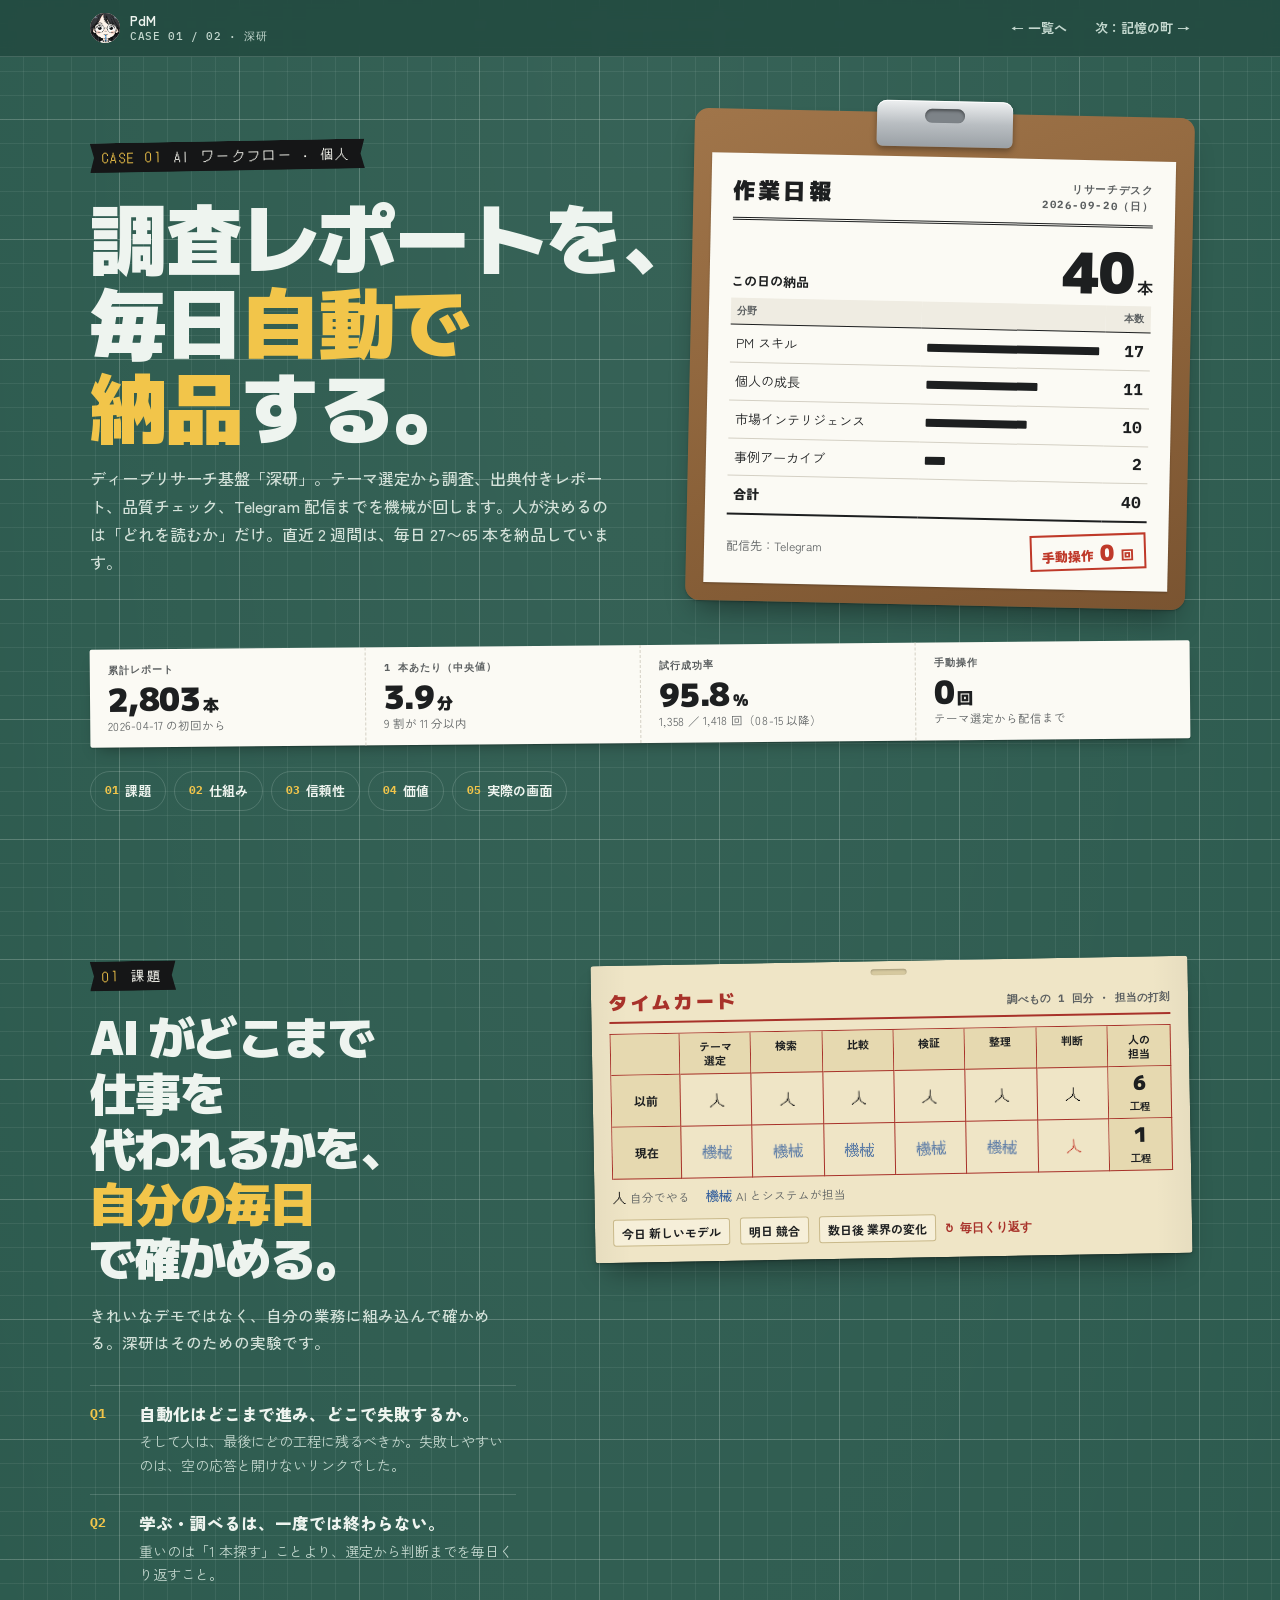
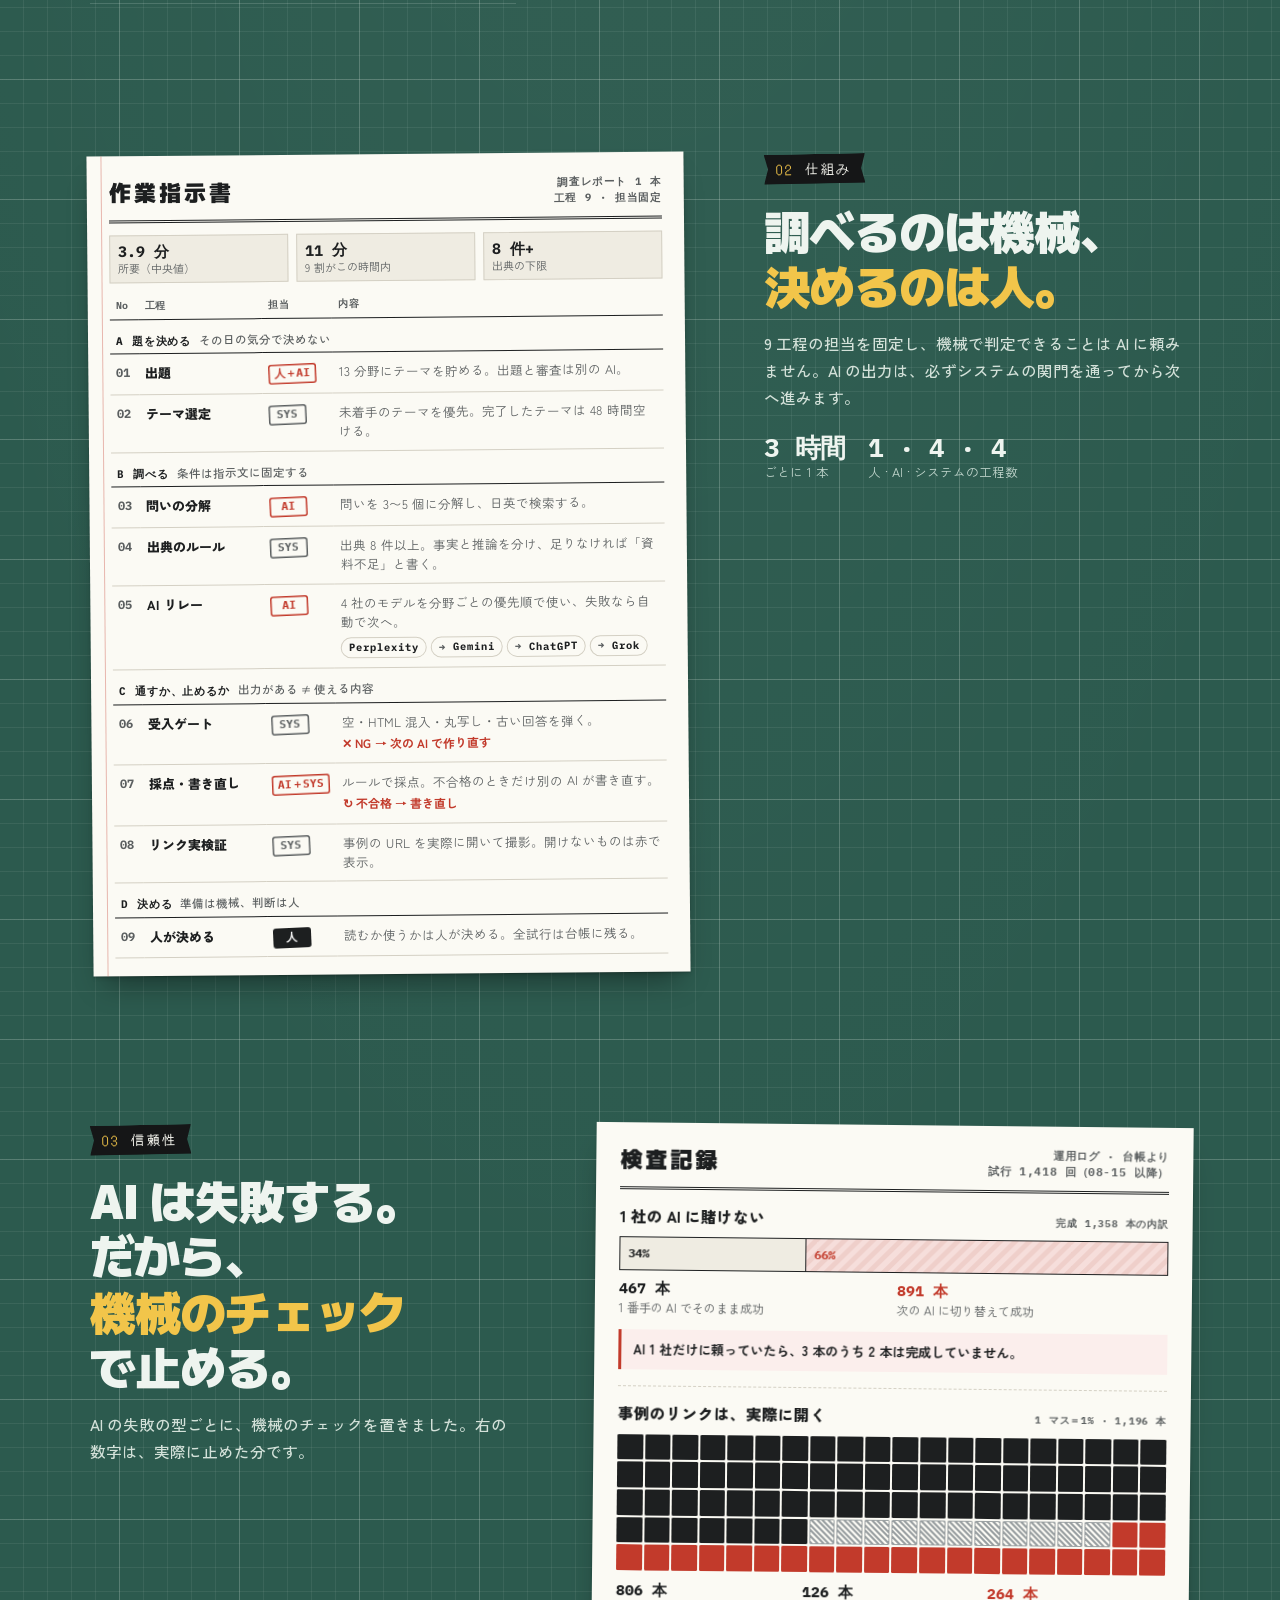
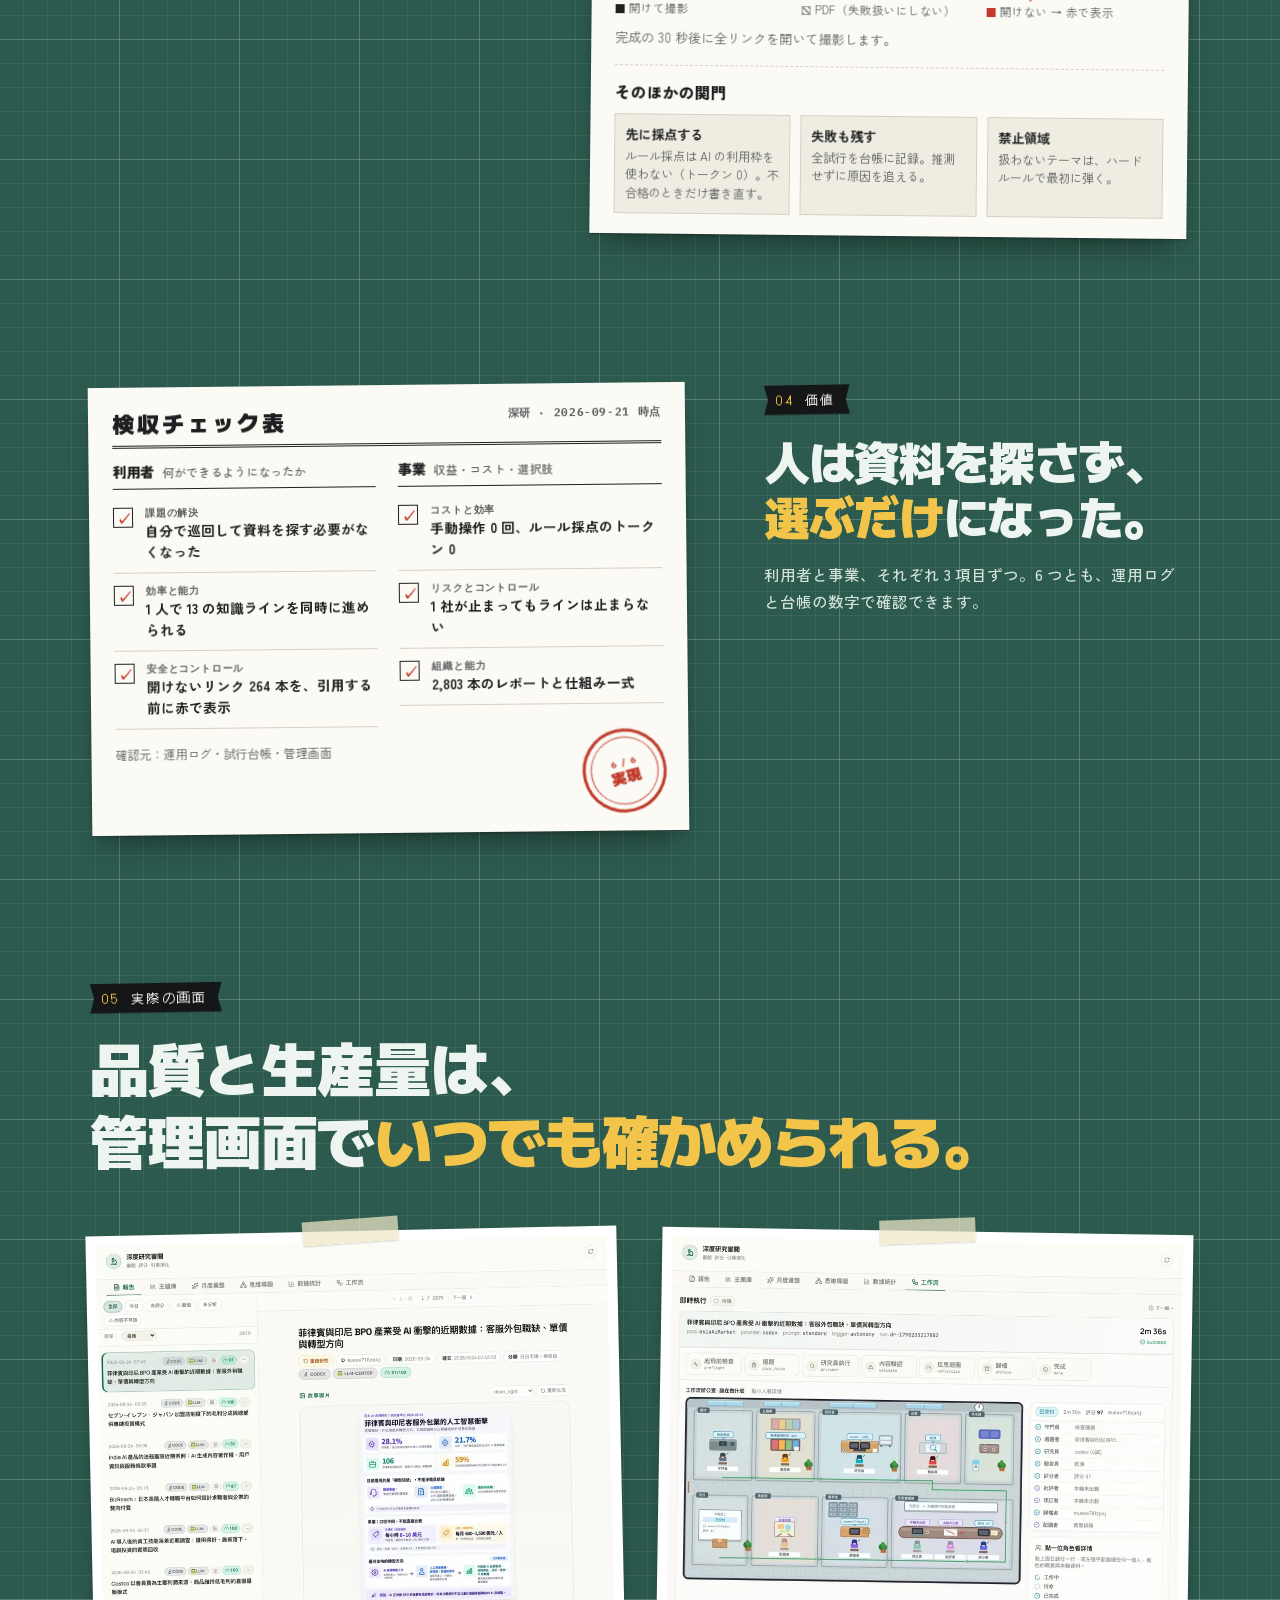
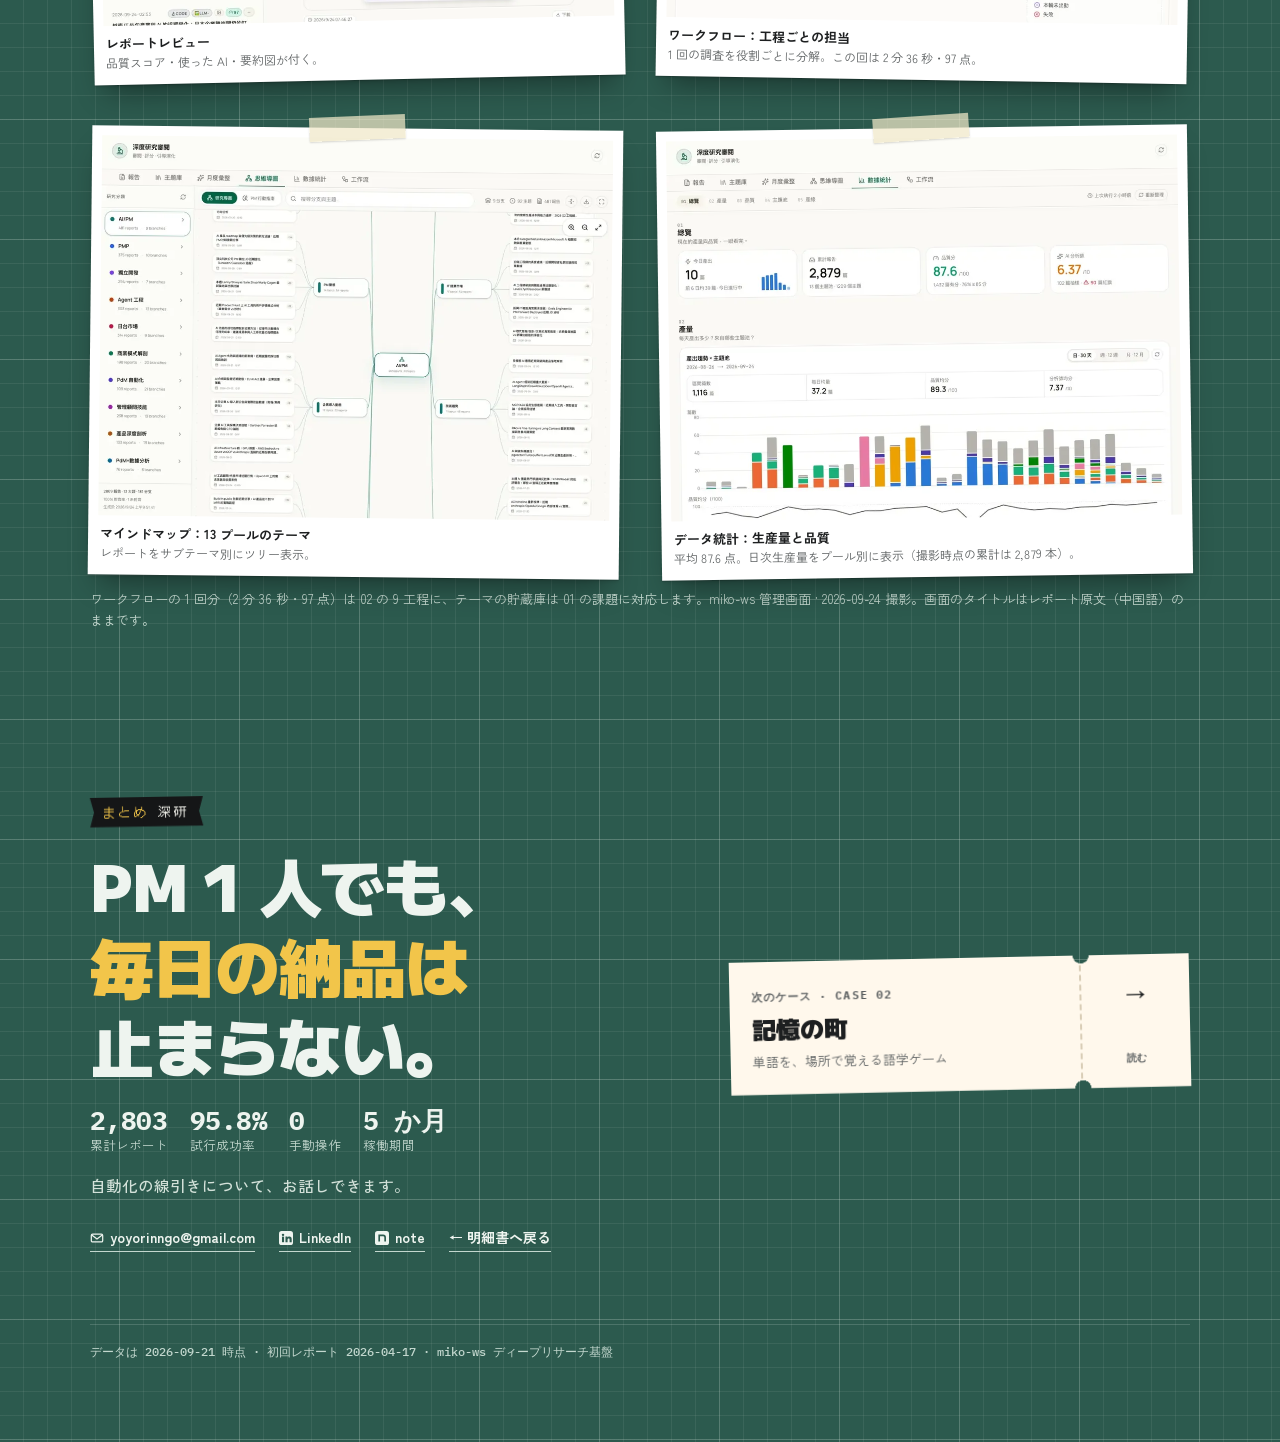
<file: shinken.html>
<!doctype html>
<html lang="ja">
<head>
<meta charset="utf-8">
<meta name="viewport" content="width=device-width,initial-scale=1,viewport-fit=cover">
<title>深研 ケース</title>
<link rel="preconnect" href="https://fonts.googleapis.com"><link rel="preconnect" href="https://fonts.gstatic.com" crossorigin>
<link rel="stylesheet" href="https://fonts.googleapis.com/css2?family=M+PLUS+1:wght@800;900&family=DotGothic16&family=IBM+Plex+Mono:wght@500;700&family=Zen+Kaku+Gothic+New:wght@400;500;700;900&display=swap">
<link rel="stylesheet" href="case.css">
<style>/* eye-following face (old avatar); receipt logo stays static */
.face{display:block;flex:none;overflow:hidden}.bar .me .face{width:30px;height:30px;border-radius:50%;background:#f8e2d4}
.face .pupils{transform:translate(var(--fx,0px),var(--fy,0px));transition:transform .25s cubic-bezier(.2,.7,.1,1)}
</style>
</head>
<body>
<header class="bar">
  <div class="wrap">
    <a class="me" href="./" aria-label="キャリア明細書（トップ）"><svg class="face" viewBox="252 140 520 520" aria-hidden="true" data-face><defs><clipPath id="eLh"><ellipse cx="423" cy="404" rx="53" ry="57"/></clipPath><clipPath id="eRh"><ellipse cx="620" cy="404" rx="53" ry="57"/></clipPath></defs><image width="1024" height="1024" href="img/face.webp"/><g class="pupils"><g clip-path="url(#eLh)"><circle cx="423" cy="404" r="30" fill="#101214"/><circle cx="411" cy="391" r="8" fill="#fff"/></g><g clip-path="url(#eRh)"><circle cx="620" cy="404" r="30" fill="#101214"/><circle cx="608" cy="391" r="8" fill="#fff"/></g></g></svg><span>PdM<small>CASE 01 / 02 · 深研</small></span></a>
    <nav aria-label="ケース"><a href="./#side">← 一覧へ</a><a href="town.html">次：記憶の町 →</a></nav>
  </div>
</header>

<main>
<!-- HERO: the clipboard holds one real day's report -->
<div class="wrap">
  <section class="c-hero">
    <div class="copy">
      <span class="tape"><b>CASE 01</b> AI ワークフロー · 個人</span>
      <h1><span class="ph">調査レポートを、</span><br><span class="ph">毎日<em>自動で</em></span><span class="ph"><em>納品</em>する。</span></h1>
      <p class="lede">ディープリサーチ基盤「深研」。テーマ選定から調査、出典付きレポート、品質チェック、Telegram 配信までを機械が回します。人が決めるのは「どれを読むか」だけ。直近 2 週間は、毎日 27〜65 本を納品しています。</p>
    </div>
    <div class="clip set">
      <div class="sheet" data-seq>
        <div class="sh-h"><h2>作業日報</h2><small>リサーチデスク<br>2026-09-20（日）</small></div>
        <div class="dr-day"><span>この日の納品</span><b>40<i>本</i></b></div>
        <table class="dr-tbl">
          <thead><tr><th>分野</th><th></th><th>本数</th></tr></thead>
          <tbody>
            <tr><td>PM スキル</td><td class="bar-c"><i style="--v:17"></i></td><td>17</td></tr>
            <tr><td>個人の成長</td><td class="bar-c"><i style="--v:11"></i></td><td>11</td></tr>
            <tr><td>市場インテリジェンス</td><td class="bar-c"><i style="--v:10"></i></td><td>10</td></tr>
            <tr><td>事例アーカイブ</td><td class="bar-c"><i style="--v:2"></i></td><td>2</td></tr>
            <tr class="sum"><td>合計</td><td></td><td>40</td></tr>
          </tbody>
        </table>
        <div class="dr-foot"><span>配信先：Telegram</span><span class="box0 ink">手動操作 <b>0</b> 回</span></div>
      </div>
    </div>
  </section>

  <ul class="stk" aria-label="主な数字">
    <li class="set"><small>累計レポート</small><b>2,803<i>本</i></b><span>2026-04-17 の初回から</span></li>
    <li class="set" style="--d:80ms"><small>1 本あたり（中央値）</small><b>3.9<i>分</i></b><span>9 割が 11 分以内</span></li>
    <li class="set" style="--d:160ms"><small>試行成功率</small><b>95.8<i>%</i></b><span>1,358 ／ 1,418 回（08-15 以降）</span></li>
    <li class="set" style="--d:240ms"><small>手動操作</small><b>0<i>回</i></b><span>テーマ選定から配信まで</span></li>
  </ul>
  <nav class="toc" aria-label="このケースの目次"><a href="#problem"><b>01</b>課題</a><a href="#how"><b>02</b>仕組み</a><a href="#qc"><b>03</b>信頼性</a><a href="#value"><b>04</b>価値</a><a href="#screens"><b>05</b>実際の画面</a></nav>

<!-- 01 PROBLEM: time card — the work that repeats every day -->
  <section class="sec" id="problem">
    <div class="split">
      <div class="copy">
        <span class="tape"><b>01</b> 課題</span>
        <h2 class="big"><span class="ph">AI がどこまで</span><span class="ph">仕事を代われるかを、</span><em class="ph">自分の毎日</em><span class="ph">で確かめる。</span></h2>
        <p class="lede">きれいなデモではなく、自分の業務に組み込んで確かめる。深研はそのための実験です。</p>
        <ol class="qs">
          <li><b>Q1</b><div><h3>自動化はどこまで進み、どこで失敗するか。</h3><p>そして人は、最後にどの工程に残るべきか。失敗しやすいのは、空の応答と開けないリンクでした。</p></div></li>
          <li><b>Q2</b><div><h3>学ぶ・調べるは、一度では終わらない。</h3><p>重いのは「1 本探す」ことより、選定から判断までを毎日くり返すこと。</p></div></li>
        </ol>
      </div>
      <div>
        <div class="tc set" data-seq>
          <div class="tc-h"><b>タイムカード</b><small>調べもの 1 回分 · 担当の打刻</small></div>
          <div class="tc-g" role="table" aria-label="以前は 6 工程すべてが人、現在は判断の 1 工程だけが人">
            <div class="hd" role="columnheader"></div>
            <div class="hd">テーマ<br>選定</div><div class="hd">検索</div><div class="hd">比較</div><div class="hd">検証</div><div class="hd">整理</div><div class="hd">判断</div>
            <div class="hd">人の<br>担当</div>
            <div class="rl">以前</div>
            <div class="p h"><span class="punch" style="--r:-3deg">人</span></div><div class="p h"><span class="punch" style="--r:2deg">人</span></div><div class="p h"><span class="punch" style="--r:-1deg">人</span></div><div class="p h"><span class="punch" style="--r:3deg">人</span></div><div class="p h"><span class="punch" style="--r:-2deg">人</span></div><div class="p h"><span class="punch" style="--r:1deg">人</span></div>
            <div class="tot"><b>6</b>工程</div>
            <div class="rl">現在</div>
            <div class="p m"><span class="punch" style="--r:2deg">機械</span></div><div class="p m"><span class="punch" style="--r:-2deg">機械</span></div><div class="p m"><span class="punch" style="--r:1deg">機械</span></div><div class="p m"><span class="punch" style="--r:-3deg">機械</span></div><div class="p m"><span class="punch" style="--r:2deg">機械</span></div><div class="p h red"><span class="punch" style="--r:-4deg">人</span></div>
            <div class="tot"><b>1</b>工程</div>
          </div>
          <div class="tc-legend"><span><i style="color:#141414">人</i>自分でやる</span><span><i style="color:var(--blue)">機械</i>AI とシステムが担当</span></div>
          <div class="tc-loop"><span>今日 新しいモデル</span><span>明日 競合</span><span>数日後 業界の変化</span><b>↻ 毎日くり返す</b></div>
        </div>
      </div>
    </div>
  </section>

<!-- 02 MECHANISM: routing sheet — who does each of the 9 steps -->
  <section class="sec" id="how">
    <div class="split rev">
      <div class="copy sticky">
        <span class="tape"><b>02</b> 仕組み</span>
        <h2 class="big"><span class="ph">調べるのは機械、</span><br><em class="ph">決めるのは人。</em></h2>
        <p class="lede">9 工程の担当を固定し、機械で判定できることは AI に頼みません。AI の出力は、必ずシステムの関門を通ってから次へ進みます。</p>
        <ul class="facts">
          <li><b>3 時間</b>ごとに 1 本</li>
          <li><b>1 · 4 · 4</b>人 · AI · システムの工程数</li>
        </ul>
      </div>
      <div class="route set" data-seq>
        <div class="sh-h"><h3>作業指示書</h3><small>調査レポート 1 本<br>工程 9 · 担当固定</small></div>
        <div class="rt-meta"><div><b>3.9 分</b>所要（中央値）</div><div><b>11 分</b>9 割がこの時間内</div><div><b>8 件+</b>出典の下限</div></div>
        <table class="rt">
          <thead><tr><th>No</th><th>工程</th><th>担当</th><th>内容</th></tr></thead>
          <tbody>
            <tr class="rp"><td colspan="4">A 題を決める<span>その日の気分で決めない</span></td></tr>
            <tr><td class="n">01</td><td class="w">出題</td><td class="who"><span class="who-s a ink">人＋AI</span></td><td><p>13 分野にテーマを貯める。出題と審査は別の AI。</p></td></tr>
            <tr><td class="n">02</td><td class="w">テーマ選定</td><td class="who"><span class="who-s s ink">SYS</span></td><td><p>未着手のテーマを優先。完了したテーマは 48 時間空ける。</p></td></tr>
            <tr class="rp"><td colspan="4">B 調べる<span>条件は指示文に固定する</span></td></tr>
            <tr><td class="n">03</td><td class="w">問いの分解</td><td class="who"><span class="who-s a ink">AI</span></td><td><p>問いを 3〜5 個に分解し、日英で検索する。</p></td></tr>
            <tr><td class="n">04</td><td class="w">出典のルール</td><td class="who"><span class="who-s s ink">SYS</span></td><td><p>出典 8 件以上。事実と推論を分け、足りなければ「資料不足」と書く。</p></td></tr>
            <tr><td class="n">05</td><td class="w">AI リレー</td><td class="who"><span class="who-s a ink">AI</span></td><td><p>4 社のモデルを分野ごとの優先順で使い、失敗なら自動で次へ。</p><div class="relay"><span>Perplexity</span><span>Gemini</span><span>ChatGPT</span><span>Grok</span></div></td></tr>
            <tr class="rp"><td colspan="4">C 通すか、止めるか<span>出力がある ≠ 使える内容</span></td></tr>
            <tr><td class="n">06</td><td class="w">受入ゲート</td><td class="who"><span class="who-s s ink">SYS</span></td><td><p>空・HTML 混入・丸写し・古い回答を弾く。</p><span class="redpen">✕ NG → 次の AI で作り直す</span></td></tr>
            <tr><td class="n">07</td><td class="w">採点・書き直し</td><td class="who"><span class="who-s a ink">AI＋SYS</span></td><td><p>ルールで採点。不合格のときだけ別の AI が書き直す。</p><span class="redpen">↻ 不合格 → 書き直し</span></td></tr>
            <tr><td class="n">08</td><td class="w">リンク実検証</td><td class="who"><span class="who-s s ink">SYS</span></td><td><p>事例の URL を実際に開いて撮影。開けないものは赤で表示。</p></td></tr>
            <tr class="rp"><td colspan="4">D 決める<span>準備は機械、判断は人</span></td></tr>
            <tr><td class="n">09</td><td class="w">人が決める</td><td class="who"><span class="who-s h ink">人</span></td><td><p>読むか使うかは人が決める。全試行は台帳に残る。</p></td></tr>
          </tbody>
        </table>
      </div>
    </div>
  </section>

<!-- 03 RELIABILITY: QC sheet — what the checks actually stopped -->
  <section class="sec" id="qc">
    <div class="split">
      <div class="copy sticky">
        <span class="tape"><b>03</b> 信頼性</span>
        <h2 class="big"><span class="ph">AI は失敗する。</span><br><span class="ph">だから、</span><em class="ph">機械のチェック</em><span class="ph">で止める。</span></h2>
        <p class="lede">AI の失敗の型ごとに、機械のチェックを置きました。右の数字は、実際に止めた分です。</p>
      </div>
      <div class="qc set">
        <div class="sh-h"><h3>検査記録</h3><small>運用ログ · 台帳より<br>試行 1,418 回（08-15 以降）</small></div>
        <div class="qc-b">
          <h3>1 社の AI に賭けない <small>完成 1,358 本の内訳</small></h3>
          <div class="split-bar" role="img" aria-label="1 番手で成功 467 本 34%、次の AI に切り替えて成功 891 本 66%"><span class="a">34%</span><span class="b">66%</span></div>
          <div class="split-key"><div><b>467 本</b>1 番手の AI でそのまま成功</div><div><b>891 本</b>次の AI に切り替えて成功</div></div>
          <p class="qc-note">AI 1 社だけに頼っていたら、3 本のうち 2 本は完成していません。</p>
        </div>
        <div class="qc-b">
          <h3>事例のリンクは、実際に開く <small>1 マス＝1% · 1,196 本</small></h3>
          <div class="grid100" data-mix="ok:67,pdf:11,ng:22" role="img" aria-label="開けて撮影 67%、PDF 11%、開けない 22%"></div>
          <div class="g-key"><div class="ok"><b>806 本</b><i></i>開けて撮影</div><div class="pdf"><b>126 本</b><i></i>PDF（失敗扱いにしない）</div><div class="ng"><b>264 本</b><i></i>開けない → 赤で表示</div></div>
          <p class="cap" style="color:var(--ink-2)">完成の 30 秒後に全リンクを開いて撮影します。</p>
        </div>
        <div class="qc-b">
          <h3>そのほかの関門</h3>
          <ul class="qc-rules">
            <li><b>先に採点する</b>ルール採点は AI の利用枠を使わない（トークン 0）。不合格のときだけ書き直す。</li>
            <li><b>失敗も残す</b>全試行を台帳に記録。推測せずに原因を追える。</li>
            <li><b>禁止領域</b>扱わないテーマは、ハードルールで最初に弾く。</li>
          </ul>
        </div>
      </div>
    </div>
  </section>

<!-- 04 VALUE: acceptance checklist, each line checked against logs -->
  <section class="sec" id="value">
    <div class="split rev">
      <div class="copy">
        <span class="tape"><b>04</b> 価値</span>
        <h2 class="big"><span class="ph">人は資料を探さず、</span><br><em class="ph">選ぶだけ</em><span class="ph">になった。</span></h2>
        <p class="lede">利用者と事業、それぞれ 3 項目ずつ。6 つとも、運用ログと台帳の数字で確認できます。</p>
      </div>
      <div class="chk set" data-seq>
        <div class="sh-h"><h3>検収チェック表</h3><small>深研 · 2026-09-21 時点</small></div>
        <div class="chk-cols">
          <div>
            <h3>利用者<small>何ができるようになったか</small></h3>
            <ul>
              <li><i class="ink">✓</i><div><small>課題の解決</small><b>自分で巡回して資料を探す必要がなくなった</b></div></li>
              <li><i class="ink">✓</i><div><small>効率と能力</small><b>1 人で 13 の知識ラインを同時に進められる</b></div></li>
              <li><i class="ink">✓</i><div><small>安全とコントロール</small><b>開けないリンク 264 本を、引用する前に赤で表示</b></div></li>
            </ul>
          </div>
          <div>
            <h3>事業<small>収益・コスト・選択肢</small></h3>
            <ul>
              <li><i class="ink">✓</i><div><small>コストと効率</small><b>手動操作 0 回、ルール採点のトークン 0</b></div></li>
              <li><i class="ink">✓</i><div><small>リスクとコントロール</small><b>1 社が止まってもラインは止まらない</b></div></li>
              <li><i class="ink">✓</i><div><small>組織と能力</small><b>2,803 本のレポートと仕組み一式</b></div></li>
            </ul>
          </div>
        </div>
        <p class="chk-foot">確認元：運用ログ・試行台帳・管理画面</p>
        <div class="hanko ink" aria-hidden="true"><span><small>6 / 6</small>実現</span></div>
      </div>
    </div>
  </section>

<!-- 05 SCREENS: prints of the real admin screens -->
  <section class="sec" id="screens">
    <span class="tape"><b>05</b> 実際の画面</span>
    <h2 class="big"><span class="ph">品質と生産量は、</span><br><span class="ph">管理画面で</span><em class="ph">いつでも確かめられる。</em></h2>
    <div class="photos">
      <figure class="photo set"><img src="img/sk-review.webp" width="1000" height="744" alt="レポートレビュー画面の実際の表示"><figcaption><b>レポートレビュー</b>品質スコア・使った AI・要約図が付く。</figcaption></figure>
      <figure class="photo set" style="--d:100ms"><img src="img/sk-flow.webp" width="1000" height="744" alt="ワークフロー画面：各工程の担当の実際の表示"><figcaption><b>ワークフロー：工程ごとの担当</b>1 回の調査を役割ごとに分解。この回は 2 分 36 秒・97 点。</figcaption></figure>
      <figure class="photo set"><img src="img/sk-mind.webp" width="1000" height="744" alt="マインドマップ画面：13 プールのテーマリスト一覧の実際の表示"><figcaption><b>マインドマップ：13 プールのテーマ</b>レポートをサブテーマ別にツリー表示。</figcaption></figure>
      <figure class="photo set" style="--d:100ms"><img src="img/sk-stats.webp" width="1000" height="744" alt="データ統計画面：生産量と品質の実際の表示"><figcaption><b>データ統計：生産量と品質</b>平均 87.6 点。日次生産量をプール別に表示（撮影時点の累計は 2,879 本）。</figcaption></figure>
    </div>
    <p class="cap">ワークフローの 1 回分（2 分 36 秒・97 点）は 02 の 9 工程に、テーマの貯蔵庫は 01 の課題に対応します。miko-ws 管理画面 · 2026-09-24 撮影。画面のタイトルはレポート原文（中国語）のままです。</p>
  </section>
</div>

<!-- END -->
<section class="end">
  <div class="wrap">
    <div class="end-grid">
      <div>
        <span class="tape"><b>まとめ</b> 深研</span>
        <h2 class="big"><span class="ph">PM 1 人でも、</span><br><em class="ph">毎日の納品は</em><span class="ph">止まらない。</span></h2>
        <ul class="facts">
          <li><b>2,803</b>累計レポート</li><li><b>95.8%</b>試行成功率</li><li><b>0</b>手動操作</li><li><b>5 か月</b>稼働期間</li>
        </ul>
        <p class="lede">自動化の線引きについて、お話しできます。</p>
        <div class="links"><a href="mailto:yoyorinngo@gmail.com"><svg class="ic" viewBox="0 0 16 16" aria-hidden="true"><rect x="1.5" y="3.5" width="13" height="9" rx="1.5" fill="none" stroke="currentColor" stroke-width="1.4"/><path d="M2 4.5l6 4.5 6-4.5" fill="none" stroke="currentColor" stroke-width="1.4"/></svg>yoyorinngo@gmail.com</a><a href="https://www.linkedin.com/in/%E8%8B%A5%E5%AF%A7-%E8%83%A1-38401332" target="_blank" rel="noopener"><svg class="ic" viewBox="0 0 16 16" aria-hidden="true"><rect width="16" height="16" rx="3" fill="currentColor"/><g style="fill:var(--ic-hole,#fff)"><circle cx="4.6" cy="4.4" r="1.4"/><rect x="3.4" y="6.4" width="2.4" height="6.4"/><path d="M7.4 6.4h2.3v.9c.4-.6 1.1-1.1 2.2-1.1 1.8 0 2.6 1.1 2.6 3.1v3.5h-2.4V10c0-.8-.3-1.4-1-1.4-.8 0-1.3.6-1.3 1.4v2.8H7.4z"/></g></svg>LinkedIn</a><a href="https://note.com/lively_shrew5797" target="_blank" rel="noopener"><svg class="ic" viewBox="0 0 16 16" aria-hidden="true"><rect width="16" height="16" rx="3" fill="currentColor"/><path d="M4.8 12V5h4.4c1.5 0 2.4.9 2.4 2.5V12" fill="none" style="stroke:var(--ic-hole,#fff)" stroke-width="1.9"/></svg>note</a><a href="./#side">← 明細書へ戻る</a></div>
      </div>
      <a class="nxt set" href="town.html">
        <div class="nxt-m"><small>次のケース · CASE 02</small><b>記憶の町</b><span>単語を、場所で覚える語学ゲーム</span></div>
        <div class="nxt-s">→<small>読む</small></div>
      </a>
    </div>
    <p class="datanote">データは 2026-09-21 時点 · 初回レポート 2026-04-17 · miko-ws ディープリサーチ基盤</p>
  </div>
</section>
</main>
<script src="case.js"></script>
<script>(function(){var fs=[].slice.call(document.querySelectorAll('svg[data-face]'));if(!fs.length||matchMedia('(prefers-reduced-motion: reduce)').matches)return;var f=0,px=0,py=0,max=20;addEventListener('pointermove',function(e){px=e.clientX;py=e.clientY;if(f)return;f=requestAnimationFrame(function(){f=0;fs.forEach(function(s){var r=s.getBoundingClientRect();if(!r.width)return;var dx=px-(r.left+r.width/2),dy=py-(r.top+r.height/2),d=Math.hypot(dx,dy),k=Math.min(1,d/220)*max/(d||1),g=s.querySelector('.pupils');g.style.setProperty('--fx',(dx*k).toFixed(1)+'px');g.style.setProperty('--fy',(dy*k).toFixed(1)+'px')})})},{passive:true});document.addEventListener('pointerleave',function(){fs.forEach(function(s){var g=s.querySelector('.pupils');g.style.setProperty('--fx','0px');g.style.setProperty('--fy','0px')})})})();</script>

</body>
</html>
</file>
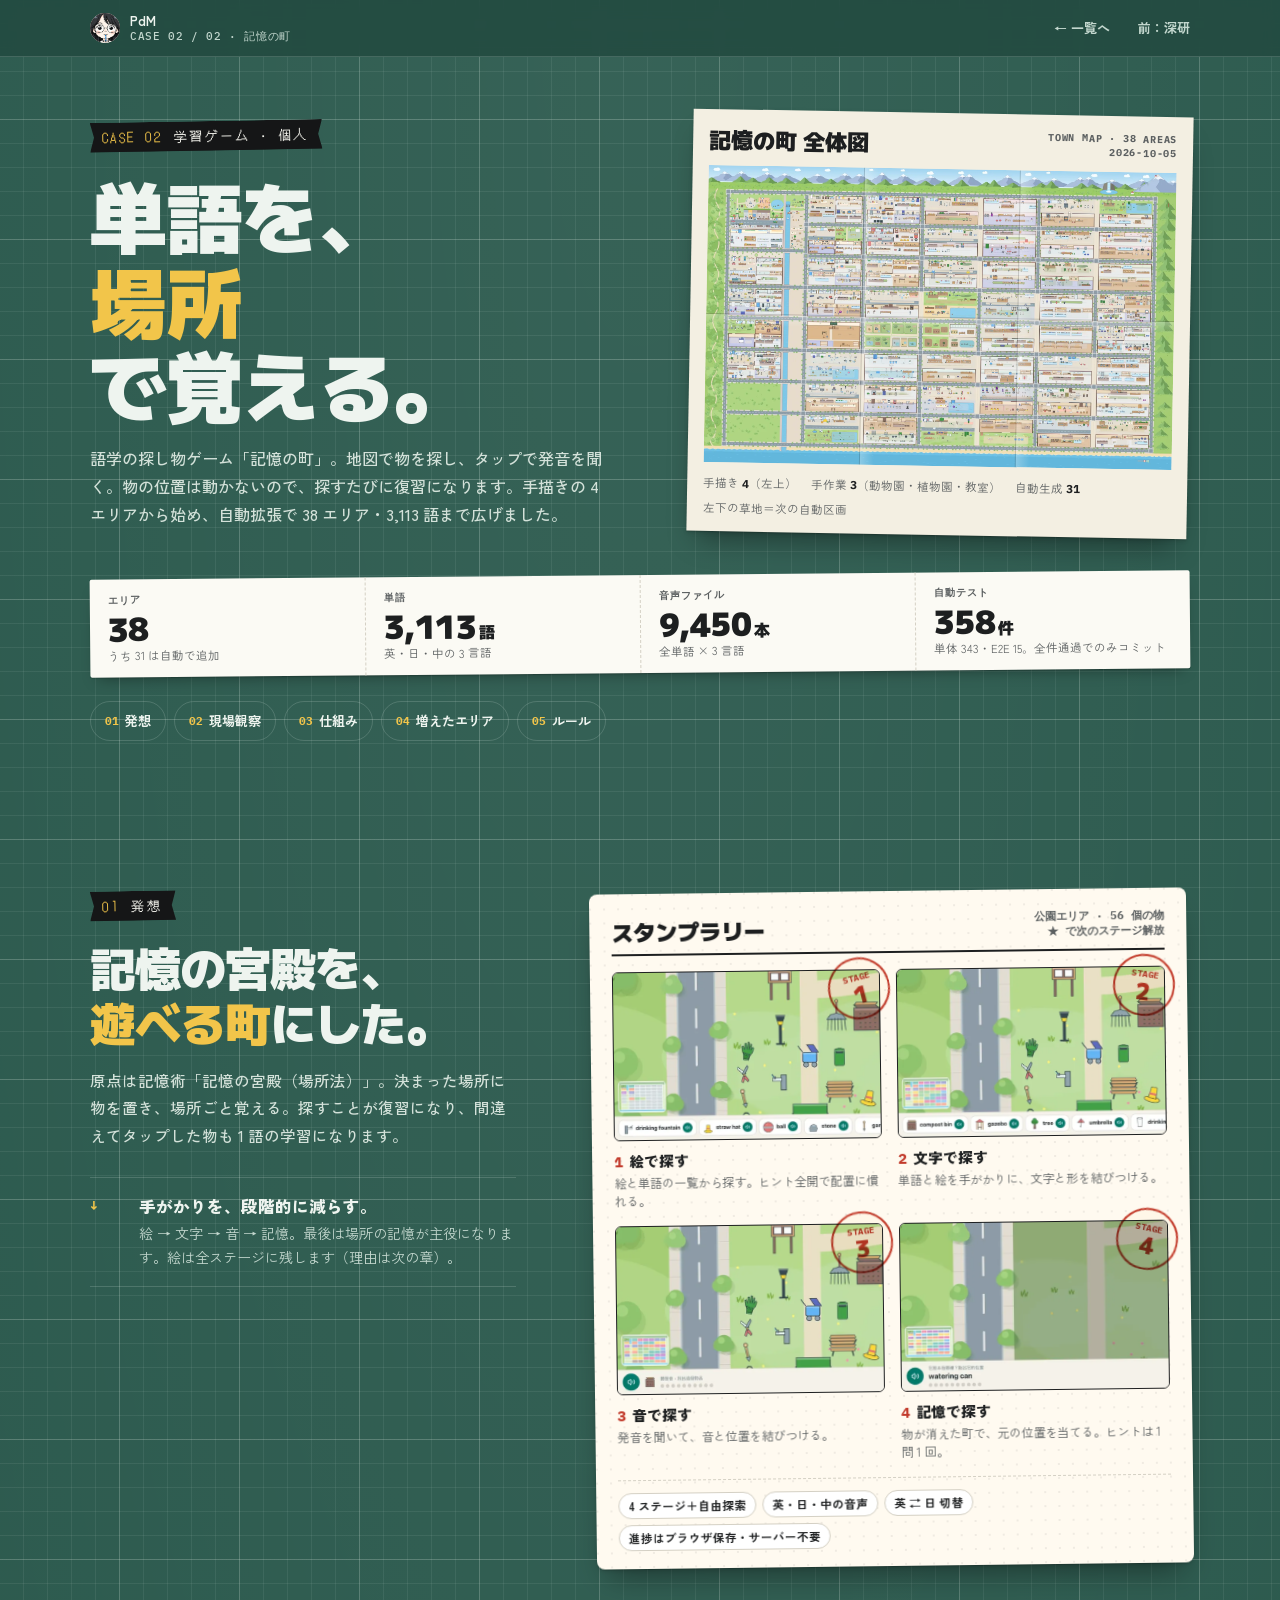
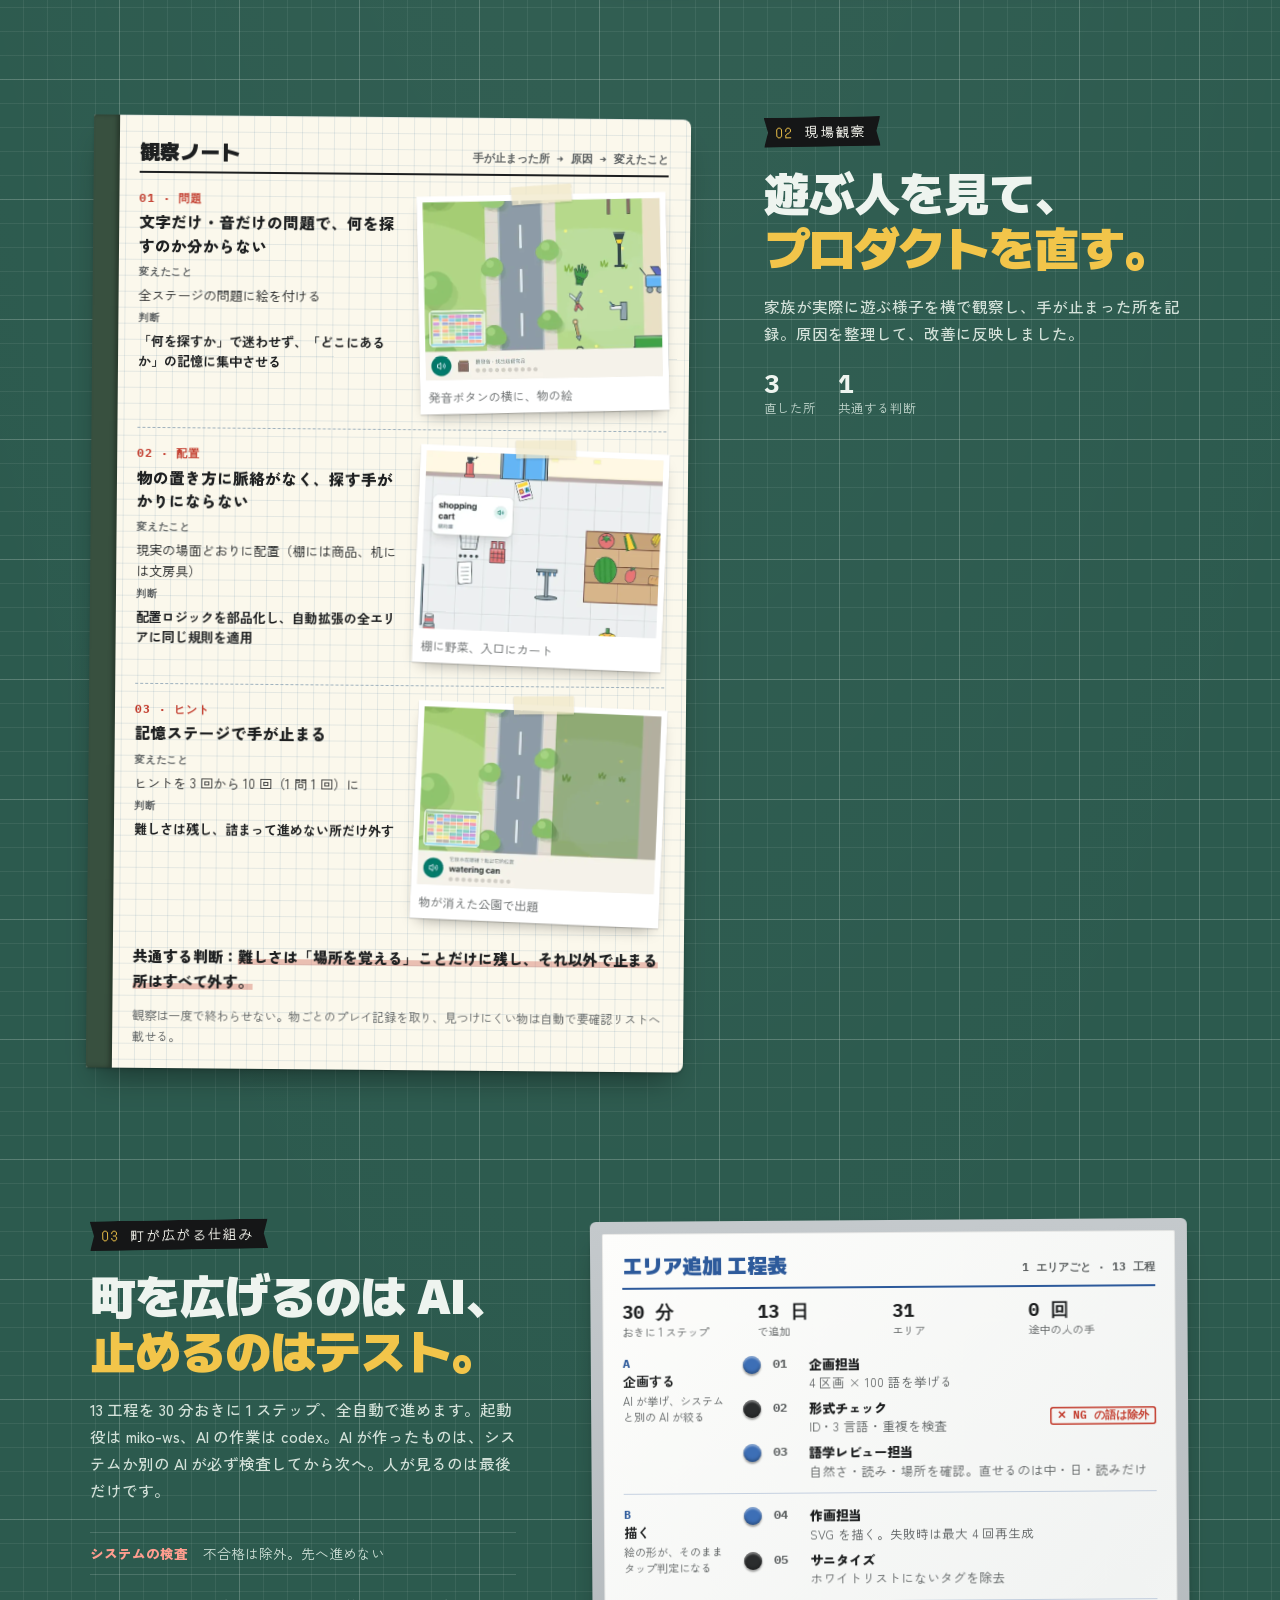
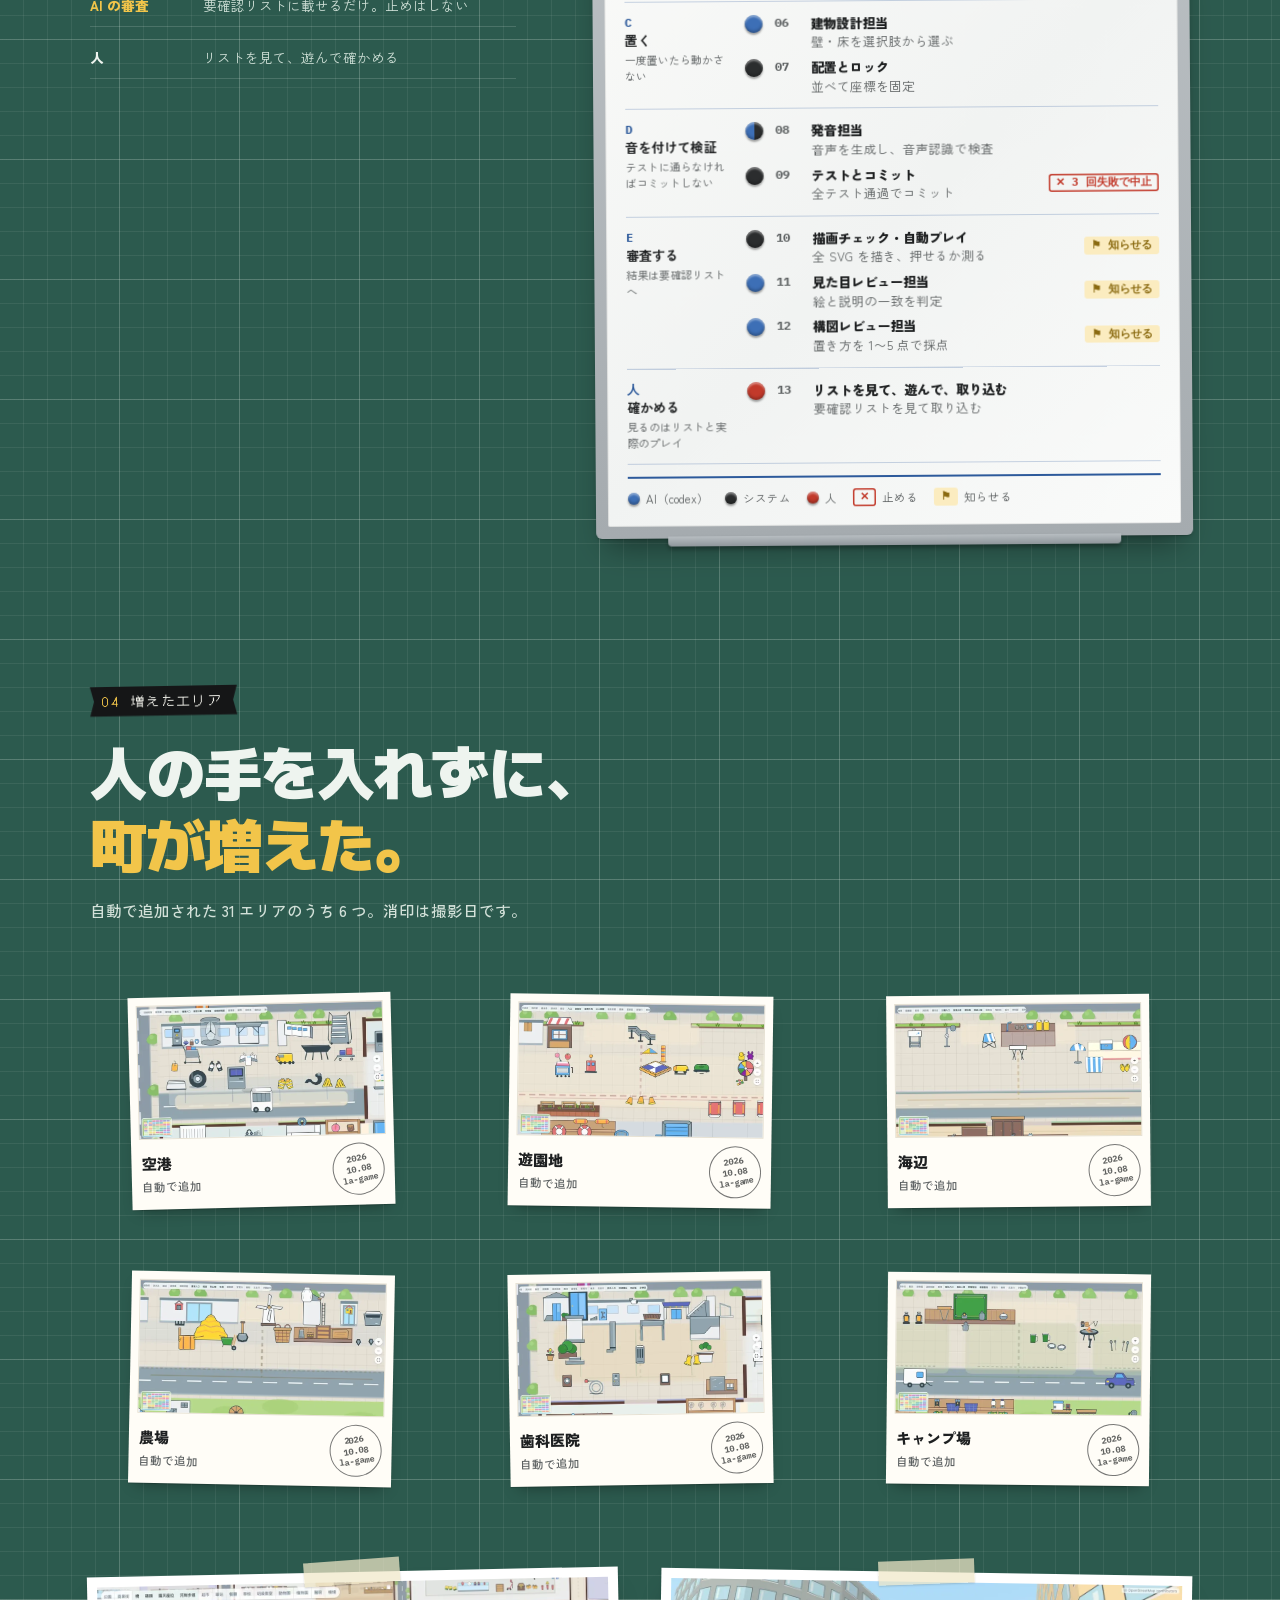
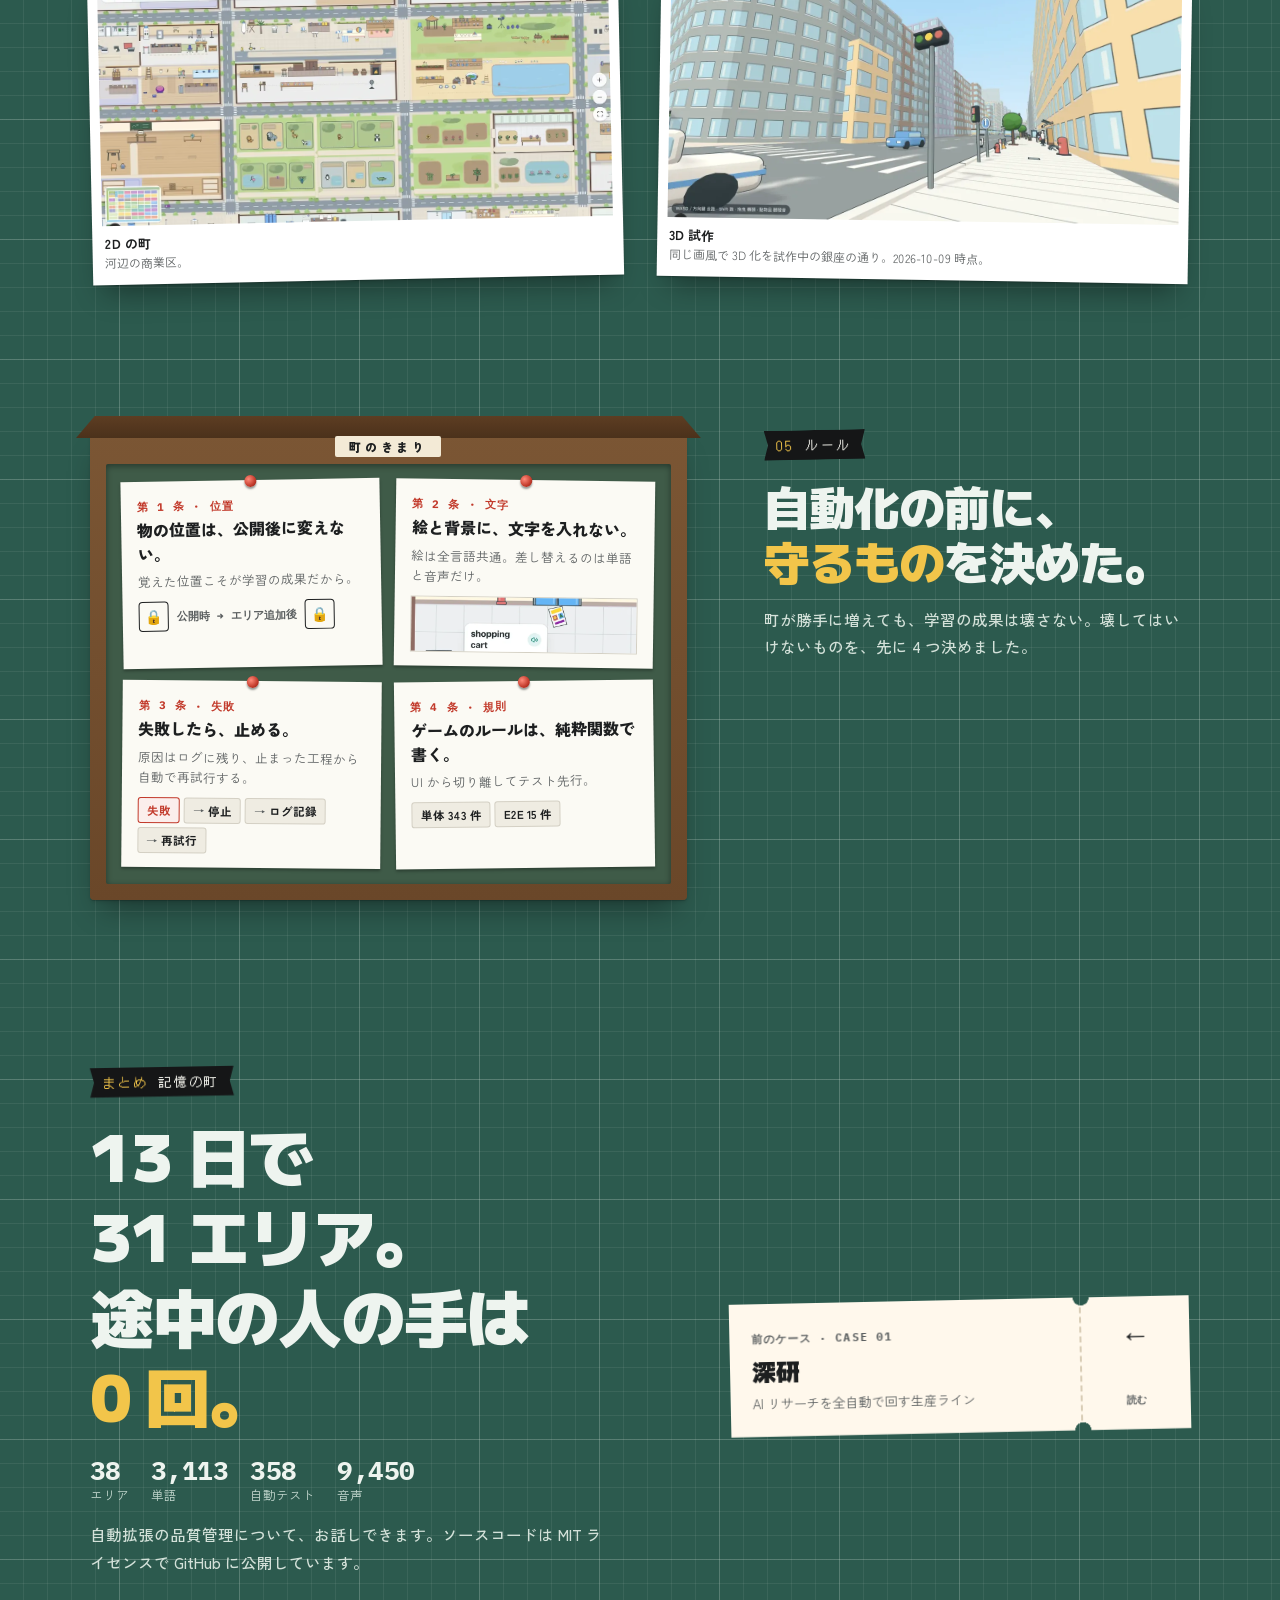
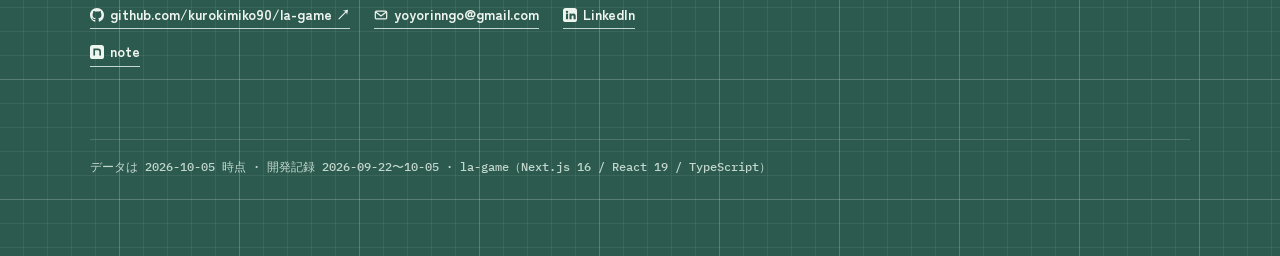
<file: town.html>
<!doctype html>
<html lang="ja">
<head>
<meta charset="utf-8">
<meta name="viewport" content="width=device-width,initial-scale=1,viewport-fit=cover">
<title>記憶の町 ケース</title>
<link rel="preconnect" href="https://fonts.googleapis.com"><link rel="preconnect" href="https://fonts.gstatic.com" crossorigin>
<link rel="stylesheet" href="https://fonts.googleapis.com/css2?family=M+PLUS+1:wght@800;900&family=DotGothic16&family=IBM+Plex+Mono:wght@500;700&family=Zen+Kaku+Gothic+New:wght@400;500;700;900&display=swap">
<link rel="stylesheet" href="case.css">
<style>/* eye-following face (old avatar); receipt logo stays static */
.face{display:block;flex:none;overflow:hidden}.bar .me .face{width:30px;height:30px;border-radius:50%;background:#f8e2d4}
.face .pupils{transform:translate(var(--fx,0px),var(--fy,0px));transition:transform .25s cubic-bezier(.2,.7,.1,1)}
</style>
</head>
<body>
<header class="bar">
  <div class="wrap">
    <a class="me" href="./" aria-label="キャリア明細書（トップ）"><svg class="face" viewBox="252 140 520 520" aria-hidden="true" data-face><defs><clipPath id="eLh"><ellipse cx="423" cy="404" rx="53" ry="57"/></clipPath><clipPath id="eRh"><ellipse cx="620" cy="404" rx="53" ry="57"/></clipPath></defs><image width="1024" height="1024" href="img/face.webp"/><g class="pupils"><g clip-path="url(#eLh)"><circle cx="423" cy="404" r="30" fill="#101214"/><circle cx="411" cy="391" r="8" fill="#fff"/></g><g clip-path="url(#eRh)"><circle cx="620" cy="404" r="30" fill="#101214"/><circle cx="608" cy="391" r="8" fill="#fff"/></g></g></svg><span>PdM<small>CASE 02 / 02 · 記憶の町</small></span></a>
    <nav aria-label="ケース"><a href="./#side">← 一覧へ</a><a href="shinken.html">前：深研</a></nav>
  </div>
</header>

<main>
<div class="wrap">
<!-- HERO: the whole town, printed and folded like a tourist map -->
  <section class="c-hero">
    <div class="copy">
      <span class="tape"><b>CASE 02</b> 学習ゲーム · 個人</span>
      <h1><span class="ph">単語を、</span><br><em class="ph">場所</em><span class="ph">で覚える。</span></h1>
      <p class="lede">語学の探し物ゲーム「記憶の町」。地図で物を探し、タップで発音を聞く。物の位置は動かないので、探すたびに復習になります。手描きの 4 エリアから始め、自動拡張で 38 エリア・3,113 語まで広げました。</p>
    </div>
    <div class="poster set">
      <div class="pm-h"><h2>記憶の町 全体図</h2><small>TOWN MAP · 38 AREAS<br>2026-10-05</small></div>
      <div class="pm"><img src="img/tw-map.webp" width="1800" height="1142" alt="記憶の町の全体プレビュー。公園、商店街、川、駅、学校、病院、空港、海辺など 38 エリアが碁盤目状の道路で区切られ、北に山並み、南に海。左下の空き区画は今後の自動拡張用"></div>
      <ul class="pm-leg"><li>手描き <b>4</b>（左上）</li><li>手作業 <b>3</b>（動物園・植物園・教室）</li><li>自動生成 <b>31</b></li><li>左下の草地＝次の自動区画</li></ul>
    </div>
  </section>

  <ul class="stk" aria-label="主な数字">
    <li class="set"><small>エリア</small><b>38</b><span>うち 31 は自動で追加</span></li>
    <li class="set" style="--d:80ms"><small>単語</small><b>3,113<i>語</i></b><span>英・日・中の 3 言語</span></li>
    <li class="set" style="--d:160ms"><small>音声ファイル</small><b>9,450<i>本</i></b><span>全単語 × 3 言語</span></li>
    <li class="set" style="--d:240ms"><small>自動テスト</small><b>358<i>件</i></b><span>単体 343・E2E 15。全件通過でのみコミット</span></li>
  </ul>
  <nav class="toc" aria-label="このケースの目次"><a href="#idea"><b>01</b>発想</a><a href="#observe"><b>02</b>現場観察</a><a href="#how"><b>03</b>仕組み</a><a href="#areas"><b>04</b>増えたエリア</a><a href="#rules"><b>05</b>ルール</a></nav>

<!-- 01 IDEA: a stamp-rally card — four stages, one stamp each -->
  <section class="sec" id="idea">
    <div class="split">
      <div class="copy">
        <span class="tape"><b>01</b> 発想</span>
        <h2 class="big"><span class="ph">記憶の宮殿を、</span><br><em class="ph">遊べる町</em><span class="ph">にした。</span></h2>
        <p class="lede">原点は記憶術「記憶の宮殿（場所法）」。決まった場所に物を置き、場所ごと覚える。探すことが復習になり、間違えてタップした物も 1 語の学習になります。</p>
        <ol class="qs">
          <li><b>↓</b><div><h3>手がかりを、段階的に減らす。</h3><p>絵 → 文字 → 音 → 記憶。最後は場所の記憶が主役になります。絵は全ステージに残します（理由は次の章）。</p></div></li>
        </ol>
      </div>
      <div class="rally set" data-seq>
        <div class="rl-h"><h3>スタンプラリー</h3><small>公園エリア · 56 個の物<br>★ で次のステージ解放</small></div>
        <ol class="rl-g">
          <li><div class="th"><img src="img/tw-s1.webp" width="700" height="437" alt="公園エリア ステージ 1 の実際のプレイ画面"></div><span class="st ink" style="--r:-14deg"><span><small>STAGE</small>1</span></span><h4><b>1</b>絵で探す</h4><p>絵と単語の一覧から探す。ヒント全開で配置に慣れる。</p></li>
          <li><div class="th"><img src="img/tw-s2.webp" width="700" height="437" alt="公園エリア ステージ 2 の実際のプレイ画面"></div><span class="st ink" style="--r:8deg"><span><small>STAGE</small>2</span></span><h4><b>2</b>文字で探す</h4><p>単語と絵を手がかりに、文字と形を結びつける。</p></li>
          <li><div class="th"><img src="img/tw-s3.webp" width="700" height="437" alt="公園エリア ステージ 3 の実際のプレイ画面"></div><span class="st ink" style="--r:-6deg"><span><small>STAGE</small>3</span></span><h4><b>3</b>音で探す</h4><p>発音を聞いて、音と位置を結びつける。</p></li>
          <li><div class="th"><img src="img/tw-s4.webp" width="700" height="437" alt="公園エリア ステージ 4 の実際のプレイ画面"></div><span class="st ink" style="--r:12deg"><span><small>STAGE</small>4</span></span><h4><b>4</b>記憶で探す</h4><p>物が消えた町で、元の位置を当てる。ヒントは 1 問 1 回。</p></li>
        </ol>
        <div class="rl-foot"><span>4 ステージ＋自由探索</span><span>英・日・中の音声</span><span>英 ⇄ 日 切替</span><span>進捗はブラウザ保存・サーバー不要</span></div>
      </div>
    </div>
  </section>

<!-- 02 OBSERVATION: a field notebook with photos taped in -->
  <section class="sec" id="observe">
    <div class="split rev">
      <div class="copy sticky">
        <span class="tape"><b>02</b> 現場観察</span>
        <h2 class="big"><span class="ph">遊ぶ人を見て、</span><br><em class="ph">プロダクトを直す。</em></h2>
        <p class="lede">家族が実際に遊ぶ様子を横で観察し、手が止まった所を記録。原因を整理して、改善に反映しました。</p>
        <ul class="facts"><li><b>3</b>直した所</li><li><b>1</b>共通する判断</li></ul>
      </div>
      <div class="yacho set">
        <div class="yc-h"><h3>観察ノート</h3><small>手が止まった所 → 原因 → 変えたこと</small></div>
        <div class="yc-e">
          <div>
            <div class="k">01 · 問題</div>
            <h4>文字だけ・音だけの問題で、何を探すのか分からない</h4>
            <dl><dt>変えたこと</dt><dd>全ステージの問題に絵を付ける</dd><dt>判断</dt><dd class="j">「何を探すか」で迷わせず、「どこにあるか」の記憶に集中させる</dd></dl>
          </div>
          <figure class="photo" style="--fp:0% 100%"><img src="img/tw-o1.webp" width="700" height="437" alt="ステージ 3 の画面下部。発音ボタンの横に物の絵が付く"><figcaption>発音ボタンの横に、物の絵</figcaption></figure>
        </div>
        <div class="yc-e">
          <div>
            <div class="k">02 · 配置</div>
            <h4>物の置き方に脈絡がなく、探す手がかりにならない</h4>
            <dl><dt>変えたこと</dt><dd>現実の場面どおりに配置（棚には商品、机には文房具）</dd><dt>判断</dt><dd class="j">配置ロジックを部品化し、自動拡張の全エリアに同じ規則を適用</dd></dl>
          </div>
          <figure class="photo" style="--fp:0% 0%"><img src="img/tw-o2.webp" width="700" height="437" alt="スーパーのエリア。棚に野菜や果物、入口近くにカートとかご"><figcaption>棚に野菜、入口にカート</figcaption></figure>
        </div>
        <div class="yc-e">
          <div>
            <div class="k">03 · ヒント</div>
            <h4>記憶ステージで手が止まる</h4>
            <dl><dt>変えたこと</dt><dd>ヒントを 3 回から 10 回（1 問 1 回）に</dd><dt>判断</dt><dd class="j">難しさは残し、詰まって進めない所だけ外す</dd></dl>
          </div>
          <figure class="photo" style="--fp:0% 100%"><img src="img/tw-o3.webp" width="700" height="437" alt="ステージ 4。物が消えた公園と、画面下の出題「watering can」"><figcaption>物が消えた公園で出題</figcaption></figure>
        </div>
        <p class="yc-sum">共通する判断：<u>難しさは「場所を覚える」ことだけに残し、それ以外で止まる所はすべて外す。</u></p>
        <p class="yc-note">観察は一度で終わらせない。物ごとのプレイ記録を取り、見つけにくい物は自動で要確認リストへ載せる。</p>
      </div>
    </div>
  </section>

<!-- 03 MECHANISM: site whiteboard — magnets show who owns each step -->
  <section class="sec" id="how">
    <div class="split">
      <div class="copy sticky">
        <span class="tape"><b>03</b> 町が広がる仕組み</span>
        <h2 class="big"><span class="ph">町を広げるのは AI、</span><br><em class="ph">止めるのはテスト。</em></h2>
        <p class="lede">13 工程を 30 分おきに 1 ステップ、全自動で進めます。起動役は miko-ws、AI の作業は codex。AI が作ったものは、システムか別の AI が必ず検査してから次へ。人が見るのは最後だけです。</p>
        <ul class="tiers">
          <li><b>システムの検査</b><span>不合格は除外。先へ進めない</span></li>
          <li><b>AI の審査</b><span>要確認リストに載せるだけ。止めはしない</span></li>
          <li><b>人</b><span>リストを見て、遊んで確かめる</span></li>
        </ul>
      </div>
      <div class="wb set">
        <div class="wb-in">
          <div class="wb-h"><h3>エリア追加 工程表</h3><small>1 エリアごと · 13 工程</small></div>
          <div class="wb-meta"><div><b>30 分</b>おきに 1 ステップ</div><div><b>13 日</b>で追加</div><div><b>31</b>エリア</div><div><b>0 回</b>途中の人の手</div></div>
          <div class="wb-ph"><div><b>A</b><span>企画する</span><small>AI が挙げ、システムと別の AI が絞る</small></div>
            <ol class="wb-st">
              <li><i class="mg a"></i><span class="n">01</span><span class="t"><b>企画担当</b><span>4 区画 × 100 語を挙げる</span></span></li>
              <li><i class="mg s"></i><span class="n">02</span><span class="t"><b>形式チェック</b><span>ID・3 言語・重複を検査</span></span><span class="fl x">✕ NG の語は除外</span></li>
              <li><i class="mg a"></i><span class="n">03</span><span class="t"><b>語学レビュー担当</b><span>自然さ・読み・場所を確認。直せるのは中・日・読みだけ</span></span></li>
            </ol></div>
          <div class="wb-ph"><div><b>B</b><span>描く</span><small>絵の形が、そのままタップ判定になる</small></div>
            <ol class="wb-st">
              <li><i class="mg a"></i><span class="n">04</span><span class="t"><b>作画担当</b><span>SVG を描く。失敗時は最大 4 回再生成</span></span></li>
              <li><i class="mg s"></i><span class="n">05</span><span class="t"><b>サニタイズ</b><span>ホワイトリストにないタグを除去</span></span></li>
            </ol></div>
          <div class="wb-ph"><div><b>C</b><span>置く</span><small>一度置いたら動かさない</small></div>
            <ol class="wb-st">
              <li><i class="mg a"></i><span class="n">06</span><span class="t"><b>建物設計担当</b><span>壁・床を選択肢から選ぶ</span></span></li>
              <li><i class="mg s"></i><span class="n">07</span><span class="t"><b>配置とロック</b><span>並べて座標を固定</span></span></li>
            </ol></div>
          <div class="wb-ph"><div><b>D</b><span>音を付けて検証</span><small>テストに通らなければコミットしない</small></div>
            <ol class="wb-st">
              <li><i class="mg as"></i><span class="n">08</span><span class="t"><b>発音担当</b><span>音声を生成し、音声認識で検査</span></span></li>
              <li><i class="mg s"></i><span class="n">09</span><span class="t"><b>テストとコミット</b><span>全テスト通過でコミット</span></span><span class="fl x">✕ 3 回失敗で中止</span></li>
            </ol></div>
          <div class="wb-ph"><div><b>E</b><span>審査する</span><small>結果は要確認リストへ</small></div>
            <ol class="wb-st">
              <li><i class="mg s"></i><span class="n">10</span><span class="t"><b>描画チェック・自動プレイ</b><span>全 SVG を描き、押せるか測る</span></span><span class="fl f">⚑ 知らせる</span></li>
              <li><i class="mg a"></i><span class="n">11</span><span class="t"><b>見た目レビュー担当</b><span>絵と説明の一致を判定</span></span><span class="fl f">⚑ 知らせる</span></li>
              <li><i class="mg a"></i><span class="n">12</span><span class="t"><b>構図レビュー担当</b><span>置き方を 1〜5 点で採点</span></span><span class="fl f">⚑ 知らせる</span></li>
            </ol></div>
          <div class="wb-ph"><div><b>人</b><span>確かめる</span><small>見るのはリストと実際のプレイ</small></div>
            <ol class="wb-st">
              <li><i class="mg h"></i><span class="n">13</span><span class="t"><b>リストを見て、遊んで、取り込む</b><span>要確認リストを見て取り込む</span></span></li>
            </ol></div>
          <div class="wb-key"><span><i class="mg a"></i>AI（codex）</span><span><i class="mg s"></i>システム</span><span><i class="mg h"></i>人</span><span><b class="fl x">✕</b>止める</span><span><b class="fl f">⚑</b>知らせる</span></div>
        </div>
        <div class="wb-tray"></div>
      </div>
    </div>
  </section>

<!-- 04 RESULT: postcards from areas added without a human hand -->
  <section class="sec" id="areas">
    <span class="tape"><b>04</b> 増えたエリア</span>
    <h2 class="big"><span class="ph">人の手を入れずに、</span><br><em class="ph">町が増えた。</em></h2>
    <p class="lede">自動で追加された 31 エリアのうち 6 つ。消印は撮影日です。</p>
    <div class="cards">
      <figure class="pc set"><img src="img/tw-air.webp" width="720" height="391" alt="自動拡張で追加された空港エリアの実際の画面"><figcaption class="pc-b"><span><b>空港</b><small>自動で追加</small></span><span class="pm-mark">2026<br>10.08<br>la-game</span></figcaption></figure>
      <figure class="pc set" style="--d:80ms"><img src="img/tw-park.webp" width="720" height="391" alt="自動拡張で追加された遊園地エリアの実際の画面"><figcaption class="pc-b"><span><b>遊園地</b><small>自動で追加</small></span><span class="pm-mark">2026<br>10.08<br>la-game</span></figcaption></figure>
      <figure class="pc set" style="--d:160ms"><img src="img/tw-sea.webp" width="720" height="391" alt="自動拡張で追加された海辺エリアの実際の画面"><figcaption class="pc-b"><span><b>海辺</b><small>自動で追加</small></span><span class="pm-mark">2026<br>10.08<br>la-game</span></figcaption></figure>
      <figure class="pc set"><img src="img/tw-farm.webp" width="720" height="391" alt="自動拡張で追加された農場エリアの実際の画面"><figcaption class="pc-b"><span><b>農場</b><small>自動で追加</small></span><span class="pm-mark">2026<br>10.08<br>la-game</span></figcaption></figure>
      <figure class="pc set" style="--d:80ms"><img src="img/tw-dent.webp" width="720" height="391" alt="自動拡張で追加された歯科医院エリアの実際の画面"><figcaption class="pc-b"><span><b>歯科医院</b><small>自動で追加</small></span><span class="pm-mark">2026<br>10.08<br>la-game</span></figcaption></figure>
      <figure class="pc set" style="--d:160ms"><img src="img/tw-camp.webp" width="720" height="391" alt="自動拡張で追加されたキャンプ場エリアの実際の画面"><figcaption class="pc-b"><span><b>キャンプ場</b><small>自動で追加</small></span><span class="pm-mark">2026<br>10.08<br>la-game</span></figcaption></figure>
    </div>
    <div class="photos" style="margin-top:72px">
      <figure class="photo set"><img src="img/tw-2d.webp" width="1200" height="561" alt="記憶の町の 2D 地図。碁盤目の道路に沿ってエリアが並ぶ"><figcaption><b>2D の町</b>河辺の商業区。</figcaption></figure>
      <figure class="photo set" style="--d:100ms"><img src="img/tw-3d.webp" width="1200" height="562" alt="3D 化した銀座の通り。信号機・横断歩道・歩道の消火栓やポストが並ぶ歩行者目線の画面"><figcaption><b>3D 試作</b>同じ画風で 3D 化を試作中の銀座の通り。2026-10-09 時点。</figcaption></figure>
    </div>
  </section>

<!-- 05 RULES: the town's notice board -->
  <section class="sec" id="rules">
    <div class="split rev">
      <div class="copy sticky">
        <span class="tape"><b>05</b> ルール</span>
        <h2 class="big"><span class="ph">自動化の前に、</span><br><em class="ph">守るもの</em><span class="ph">を決めた。</span></h2>
        <p class="lede">町が勝手に増えても、学習の成果は壊さない。壊してはいけないものを、先に 4 つ決めました。</p>
      </div>
      <div class="kj set">
        <span class="kj-t">町のきまり</span>
        <div class="kj-in">
          <div class="kj-p"><div class="k">第 1 条 · 位置</div><h4>物の位置は、公開後に変えない。</h4><p>覚えた位置こそが学習の成果だから。</p>
            <div class="viz lockrow"><span>🔒</span>公開時 → エリア追加後 <span>🔒</span></div></div>
          <div class="kj-p"><div class="k">第 2 条 · 文字</div><h4>絵と背景に、文字を入れない。</h4><p>絵は全言語共通。差し替えるのは単語と音声だけ。</p>
            <div class="viz"><img src="img/tw-cart.webp" width="700" height="170" alt="カートをタップすると、絵の外に shopping cart と中国語訳が表示される" style="border:1px solid var(--rule)"></div></div>
          <div class="kj-p"><div class="k">第 3 条 · 失敗</div><h4>失敗したら、止める。</h4><p>原因はログに残り、止まった工程から自動で再試行する。</p>
            <div class="viz chain"><span class="x">失敗</span><span>停止</span><span>ログ記録</span><span>再試行</span></div></div>
          <div class="kj-p"><div class="k">第 4 条 · 規則</div><h4>ゲームのルールは、純粋関数で書く。</h4><p>UI から切り離してテスト先行。</p>
            <div class="viz chain plain"><span>単体 343 件</span><span>E2E 15 件</span></div></div>
        </div>
      </div>
    </div>
  </section>
</div>

<!-- END -->
<section class="end">
  <div class="wrap">
    <div class="end-grid">
      <div>
        <span class="tape"><b>まとめ</b> 記憶の町</span>
        <h2 class="big"><span class="ph">13 日で 31 エリア。</span><br><span class="ph">途中の人の手は</span><em class="ph">0 回。</em></h2>
        <ul class="facts"><li><b>38</b>エリア</li><li><b>3,113</b>単語</li><li><b>358</b>自動テスト</li><li><b>9,450</b>音声</li></ul>
        <p class="lede">自動拡張の品質管理について、お話しできます。ソースコードは MIT ライセンスで GitHub に公開しています。</p>
        <div class="links"><a href="https://github.com/kurokimiko90/la-game" target="_blank" rel="noopener"><svg class="ic" viewBox="0 0 16 16" aria-hidden="true"><path fill="currentColor" d="M8 0C3.58 0 0 3.58 0 8c0 3.54 2.29 6.53 5.47 7.59.4.07.55-.17.55-.38 0-.19-.01-.82-.01-1.49-2.01.37-2.53-.49-2.69-.94-.09-.23-.48-.94-.82-1.13-.28-.15-.68-.52-.01-.53.63-.01 1.08.58 1.23.82.72 1.21 1.87.87 2.33.66.07-.52.28-.87.51-1.07-1.78-.2-3.64-.89-3.64-3.95 0-.87.31-1.59.82-2.15-.08-.2-.36-1.02.08-2.12 0 0 .67-.21 2.2.82.64-.18 1.32-.27 2-.27.68 0 1.36.09 2 .27 1.53-1.04 2.2-.82 2.2-.82.44 1.1.16 1.92.08 2.12.51.56.82 1.27.82 2.15 0 3.07-1.87 3.75-3.65 3.95.29.25.54.73.54 1.48 0 1.07-.01 1.93-.01 2.2 0 .21.15.46.55.38A8.013 8.013 0 0016 8c0-4.42-3.58-8-8-8z"/></svg>github.com/kurokimiko90/la-game ↗</a><a href="mailto:yoyorinngo@gmail.com"><svg class="ic" viewBox="0 0 16 16" aria-hidden="true"><rect x="1.5" y="3.5" width="13" height="9" rx="1.5" fill="none" stroke="currentColor" stroke-width="1.4"/><path d="M2 4.5l6 4.5 6-4.5" fill="none" stroke="currentColor" stroke-width="1.4"/></svg>yoyorinngo@gmail.com</a><a href="https://www.linkedin.com/in/%E8%8B%A5%E5%AF%A7-%E8%83%A1-38401332" target="_blank" rel="noopener"><svg class="ic" viewBox="0 0 16 16" aria-hidden="true"><rect width="16" height="16" rx="3" fill="currentColor"/><g style="fill:var(--ic-hole,#fff)"><circle cx="4.6" cy="4.4" r="1.4"/><rect x="3.4" y="6.4" width="2.4" height="6.4"/><path d="M7.4 6.4h2.3v.9c.4-.6 1.1-1.1 2.2-1.1 1.8 0 2.6 1.1 2.6 3.1v3.5h-2.4V10c0-.8-.3-1.4-1-1.4-.8 0-1.3.6-1.3 1.4v2.8H7.4z"/></g></svg>LinkedIn</a><a href="https://note.com/lively_shrew5797" target="_blank" rel="noopener"><svg class="ic" viewBox="0 0 16 16" aria-hidden="true"><rect width="16" height="16" rx="3" fill="currentColor"/><path d="M4.8 12V5h4.4c1.5 0 2.4.9 2.4 2.5V12" fill="none" style="stroke:var(--ic-hole,#fff)" stroke-width="1.9"/></svg>note</a></div>
      </div>
      <a class="nxt set" href="shinken.html">
        <div class="nxt-m"><small>前のケース · CASE 01</small><b>深研</b><span>AI リサーチを全自動で回す生産ライン</span></div>
        <div class="nxt-s">←<small>読む</small></div>
      </a>
    </div>
    <p class="datanote">データは 2026-10-05 時点 · 開発記録 2026-09-22〜10-05 · la-game（Next.js 16 / React 19 / TypeScript）</p>
  </div>
</section>
</main>
<script src="case.js"></script>
<script>(function(){var fs=[].slice.call(document.querySelectorAll('svg[data-face]'));if(!fs.length||matchMedia('(prefers-reduced-motion: reduce)').matches)return;var f=0,px=0,py=0,max=20;addEventListener('pointermove',function(e){px=e.clientX;py=e.clientY;if(f)return;f=requestAnimationFrame(function(){f=0;fs.forEach(function(s){var r=s.getBoundingClientRect();if(!r.width)return;var dx=px-(r.left+r.width/2),dy=py-(r.top+r.height/2),d=Math.hypot(dx,dy),k=Math.min(1,d/220)*max/(d||1),g=s.querySelector('.pupils');g.style.setProperty('--fx',(dx*k).toFixed(1)+'px');g.style.setProperty('--fy',(dy*k).toFixed(1)+'px')})})},{passive:true});document.addEventListener('pointerleave',function(){fs.forEach(function(s){var g=s.querySelector('.pupils');g.style.setProperty('--fx','0px');g.style.setProperty('--fy','0px')})})})();</script>

</body>
</html>
</file>
<file: case.css>
/* Case pages share the cutting mat of the main page. Each section is one real object
   that does the job the section talks about: a daily report for daily delivery, a time
   card for repeated work, a routing sheet for the 9 steps, a QC sheet for the checks,
   a stamp-rally card for stages, a field notebook for observation, a site whiteboard
   for the build schedule, postcards for new areas, a notice board for the town rules. */
:root{
  --mat:#2c5a4e; --mat-deep:#234a40; --mat-ink:#eef4ef; --mat-mute:#c3d7ce;
  --grid-minor:rgba(232,244,236,.075); --grid-major:rgba(232,244,236,.17);
  --paper:#fbfaf4; --paper-2:#efece2; --ink:#1d1f20; --ink-2:#5b5f60; --rule:#d4d0c4;
  --seal:#c23a2b; --point:#f2c54a; --navy:#1d3654; --tape:#151617; --blue:#2d5a9b;
  --f-disp:"M PLUS 1","Hiragino Sans","Yu Gothic",sans-serif;
  --f-body:"Zen Kaku Gothic New","Hiragino Sans","Yu Gothic",sans-serif;
  --f-dot:"DotGothic16","Osaka-Mono","MS Gothic",monospace;
  --f-mono:"IBM Plex Mono",ui-monospace,Menlo,monospace;
  --sh-obj:0 1px 1px rgba(0,0,0,.16),0 2px 4px rgba(0,0,0,.10),0 18px 30px -12px rgba(0,0,0,.42);
  --sh-thin:0 1px 1px rgba(0,0,0,.18),0 8px 16px -8px rgba(0,0,0,.4);
  --sh-lift:0 2px 4px rgba(0,0,0,.10),0 40px 60px -18px rgba(0,0,0,.45);
  --ease:cubic-bezier(.2,.7,.1,1); --set:cubic-bezier(.22,.8,.24,1);
  color-scheme:dark;
}
*,*:before,*:after{box-sizing:border-box}
html{scroll-behavior:smooth}
@media (prefers-reduced-motion:reduce){html{scroll-behavior:auto}}
body{margin:0;font-family:var(--f-body);font-size:15px;line-height:1.75;color:var(--mat-ink);background-color:var(--mat);
  background-image:linear-gradient(var(--grid-major) 1px,transparent 1px),linear-gradient(90deg,var(--grid-major) 1px,transparent 1px),
    linear-gradient(var(--grid-minor) 1px,transparent 1px),linear-gradient(90deg,var(--grid-minor) 1px,transparent 1px),
    radial-gradient(120% 80% at 50% 0%,rgba(255,255,255,.05),transparent 60%);
  background-size:120px 120px,120px 120px,24px 24px,24px 24px,100% 100%;background-position:-1px -1px,-1px -1px,-1px -1px,-1px -1px,0 0;
  -webkit-font-smoothing:antialiased}
a{color:inherit}
img{display:block;max-width:100%;height:auto}
main,.bar{overflow-x:clip}
:focus-visible{outline:2px solid var(--point);outline-offset:3px;border-radius:3px}
.wrap{max-width:1180px;margin:0 auto;padding-inline:clamp(16px,4vw,40px)}
.ph{display:inline-block}
.tape{display:inline-flex;align-items:center;gap:.8em;padding:5px 14px 5px 12px;background:var(--tape);color:#f1f1ea;font:400 13px/1.5 var(--f-dot);letter-spacing:.18em;
  box-shadow:var(--sh-thin);clip-path:polygon(0 0,100% 0,calc(100% - 4px) 50%,100% 100%,0 100%,4px 50%);transform:rotate(-1deg)}
.tape b{font-weight:400;color:var(--point)}
.bar{position:sticky;top:env(safe-area-inset-top,0px);z-index:40;background:color-mix(in srgb,var(--mat-deep) 88%,transparent);backdrop-filter:blur(8px);-webkit-backdrop-filter:blur(8px);border-bottom:1px solid var(--grid-major)}
.bar .wrap{display:flex;align-items:center;justify-content:space-between;gap:16px;height:56px}
.bar .me{display:flex;align-items:center;gap:10px;text-decoration:none;font:700 13px/1.3 var(--f-body)}
.bar .me img{width:30px;height:30px;border-radius:50%;background:#f8e2d4}
.bar .me small{display:block;font:500 10.5px/1.2 var(--f-mono);color:var(--mat-mute);letter-spacing:.06em}
.bar nav{display:flex;gap:clamp(12px,2.4vw,28px);font-size:13px;font-weight:700;white-space:nowrap}
.bar nav a{text-decoration:none;color:var(--mat-mute)}
.bar nav a:hover{color:var(--mat-ink)}
@media(max-width:560px){.bar .me>span{display:none}.bar nav{gap:14px;font-size:12.5px}}

.big{font:900 clamp(30px,4.6vw,58px)/1.25 var(--f-disp);letter-spacing:-.02em;margin:18px 0 0;text-wrap:balance;word-break:auto-phrase}
.split .big{font-size:clamp(30px,3.6vw,46px);line-height:1.2}
.toc{display:flex;flex-wrap:wrap;gap:8px;margin:28px 0 0}
.toc a{display:inline-flex;align-items:center;min-height:40px;padding:6px 14px;border:1px solid var(--grid-major);border-radius:999px;font:700 13px/1.4 var(--f-body);text-decoration:none;color:var(--mat-ink)}
.toc a b{font:700 11px/1 var(--f-mono);color:var(--point);margin-right:6px}
.toc a:hover{border-color:var(--point);color:var(--point)}
.big em,h1 em{font-style:normal;color:var(--point)}
.lede{max-width:34em;margin:18px 0 0;color:#d3e1d9;font-weight:500;font-size:15.5px}
.sec{padding-block:clamp(96px,12vw,150px) 0;scroll-margin-top:64px}
.split{display:grid;grid-template-columns:minmax(0,5fr) minmax(0,7fr);gap:clamp(36px,6vw,88px);align-items:start}
.split.rev{grid-template-columns:minmax(0,7fr) minmax(0,5fr)}
.split.rev>.copy{order:2}
.copy{min-width:0}
.sticky{position:sticky;top:96px}
.qs{list-style:none;margin:28px 0 0;padding:0;display:grid;gap:0;border-top:1px solid var(--grid-major)}
.qs li{display:grid;grid-template-columns:2.6em minmax(0,1fr);gap:10px;padding:16px 0;border-bottom:1px solid var(--grid-major)}
.qs b{font:700 13px/1.9 var(--f-mono);color:var(--point)}
.qs h3{margin:0 0 4px;font:900 16.5px/1.5 var(--f-body)}
.qs p{margin:0;color:var(--mat-mute);font-size:14px;line-height:1.7}
.facts{display:flex;flex-wrap:wrap;gap:8px 22px;margin:22px 0 0;padding:0;list-style:none}
.facts li{font-size:12.5px;color:var(--mat-mute);line-height:1.4}
.facts b{display:block;font:700 26px/1.15 var(--f-mono);color:var(--mat-ink);letter-spacing:-.02em}
.cap{margin:12px 0 0;font-size:13px;line-height:1.6;color:var(--mat-mute)}
.cap b{color:var(--mat-ink)}

/* ---------- hero ---------- */
.c-hero{display:grid;grid-template-columns:minmax(0,1fr) minmax(0,500px);gap:clamp(36px,6vw,96px);align-items:center;padding-block:56px 0}
.c-hero h1{font:900 clamp(40px,6vw,80px)/1.1 var(--f-disp);margin:22px 0 0;letter-spacing:-.015em;text-wrap:balance;word-break:auto-phrase}
.c-hero .lede{font-size:16px}
.back{display:inline-flex;gap:8px;margin:0 0 18px;font:700 12.5px/1 var(--f-mono);letter-spacing:.06em;color:var(--mat-mute);text-decoration:none}
.back:hover{color:var(--mat-ink)}

/* label-maker stickers for headline numbers */
.stk{list-style:none;margin:40px 0 0;padding:0;display:grid;grid-template-columns:repeat(4,minmax(0,1fr));gap:12px}
.stk{gap:0;background:var(--paper);color:var(--ink);box-shadow:var(--sh-thin);transform:rotate(-.5deg);border-radius:2px}
.stk li{position:relative;padding:14px 18px;border-left:1.5px dashed var(--rule)}
.stk li:first-child{border-left:0}
.stk small{display:block;font:700 10px/1.4 var(--f-mono);letter-spacing:.1em;color:var(--ink-2)}
.stk b{display:block;margin:4px 0 2px;font:900 clamp(24px,2.6vw,32px)/1.05 var(--f-disp);letter-spacing:-.02em;white-space:nowrap}
.stk b i{font-style:normal;font-size:.5em;margin-left:3px}
.stk span{display:block;font-size:11.5px;line-height:1.45;color:var(--ink-2)}

/* ---------- clipboard + daily report ---------- */
.clip{position:relative;padding:44px 18px 18px;border-radius:14px;background:linear-gradient(160deg,#a0754a,#8a6139 60%,#7a5431);box-shadow:var(--sh-obj);transform:rotate(1.2deg)}
.clip:before{content:"";position:absolute;left:50%;top:-12px;width:136px;height:46px;margin-left:-68px;border-radius:10px 10px 6px 6px;
  background:linear-gradient(#eef0f1,#b9bec2 50%,#9aa0a5);box-shadow:0 3px 6px rgba(0,0,0,.35),inset 0 1px 0 #fff}
.clip:after{content:"";position:absolute;left:50%;top:-4px;width:40px;height:14px;margin-left:-20px;border-radius:7px;background:#7d8388;box-shadow:inset 0 2px 3px rgba(0,0,0,.4)}
.sheet{position:relative;background:var(--paper);color:var(--ink);padding:22px 22px 20px;box-shadow:0 1px 2px rgba(0,0,0,.25)}
.sh-h{display:flex;justify-content:space-between;align-items:flex-start;gap:12px;padding-bottom:10px;border-bottom:3px double var(--ink)}
.sh-h h2,.sh-h h3{margin:0;font:900 22px/1.2 var(--f-disp);letter-spacing:.14em}
.sh-h small{font:700 10.5px/1.5 var(--f-mono);letter-spacing:.06em;color:var(--ink-2);text-align:right}
.dr-day{display:flex;align-items:baseline;justify-content:space-between;gap:10px;margin:14px 0 6px}
.dr-day span{font-size:13px;font-weight:700}
.dr-day b{font:900 56px/1 var(--f-disp);letter-spacing:-.03em}
.dr-day b i{font:700 16px/1 var(--f-body);font-style:normal;margin-left:4px}
.dr-tbl{width:100%;border-collapse:collapse;font-size:13px}
.dr-tbl th{text-align:left;font:700 10px/1.4 var(--f-mono);letter-spacing:.06em;color:var(--ink-2);padding:6px;border-bottom:1.5px solid var(--ink);background:var(--paper-2)}
.dr-tbl td{padding:7px 6px;border-bottom:1px solid var(--rule)}
.dr-tbl td:last-child,.dr-tbl th:last-child{text-align:right}
.dr-tbl td:last-child{font:700 16px/1.2 var(--f-mono)}
.dr-tbl .bar-c{width:44%}
.dr-tbl .bar-c i{display:block;height:8px;width:calc(var(--v) * 100% / 17);background:var(--ink);border-radius:1px}
.dr-tbl tr.sum td{border-bottom:2px solid var(--ink);font-weight:900}
.dr-foot{display:flex;justify-content:space-between;align-items:center;gap:12px;margin:12px 0 0;font-size:12px;color:var(--ink-2)}
.box0{display:inline-flex;align-items:baseline;gap:6px;padding:4px 10px;border:2px solid var(--seal);color:var(--seal);font:900 13px/1.2 var(--f-body);transform:rotate(-3deg);mix-blend-mode:multiply}
.box0 b{font:900 22px/1 var(--f-disp)}

/* ---------- time card ---------- */
.tc{position:relative;max-width:620px;background:#efe5c6;color:var(--ink);box-shadow:var(--sh-obj);transform:rotate(-1deg);padding:18px 18px 16px;border-radius:3px;
  background-image:linear-gradient(90deg,rgba(0,0,0,.035),transparent 6%,transparent 94%,rgba(0,0,0,.035))}
.tc:before{content:"";position:absolute;left:50%;top:8px;width:36px;height:6px;margin-left:-18px;border-radius:3px;background:#d6c99f;box-shadow:inset 0 1px 2px rgba(0,0,0,.25)}
.tc-h{display:flex;justify-content:space-between;align-items:baseline;gap:12px;margin:8px 0 10px;padding-bottom:8px;border-bottom:2px solid #a8322a}
.tc-h b{font:900 18px/1.2 var(--f-disp);letter-spacing:.2em;color:#a8322a}
.tc-h small{font:700 10.5px/1.4 var(--f-mono);color:var(--ink-2)}
.tc-g{display:grid;grid-template-columns:4.6em repeat(6,minmax(0,1fr)) 4.2em;border-top:1px solid #a8322a;border-left:1px solid #a8322a}
.tc-g>*{border-right:1px solid #a8322a;border-bottom:1px solid #a8322a;min-width:0}
.tc-g .hd{padding:6px 2px;text-align:center;font:700 11px/1.3 var(--f-body);background:#e6d9b0;word-break:keep-all}
.tc-g .rl{display:grid;place-items:center;font:700 12px/1.2 var(--f-body);background:#e6d9b0}
.tc-g .p{display:grid;place-items:center;height:52px}
.tc-g .p span{font:400 15px/1 var(--f-dot);letter-spacing:.02em;transform:rotate(var(--r,0deg))}
.tc-g .p.h span{color:#141414}
.tc-g .p.h.red span{color:var(--seal)}
.tc-g .p.m span{color:var(--blue);opacity:.75}
.tc-g .tot{display:grid;place-items:center;text-align:center;font:700 10px/1.25 var(--f-mono);background:#e6d9b0}
.tc-g .tot b{display:block;font:900 20px/1 var(--f-disp)}
.tc-loop{display:flex;flex-wrap:wrap;align-items:center;gap:6px 10px;margin:12px 0 0;font-size:12px;color:var(--ink-2)}
.tc-loop span{padding:2px 8px;border:1px solid #c9b98a;border-radius:3px;background:#f6efd9;color:var(--ink);font-weight:700}
.tc-loop b{font:700 12px/1 var(--f-mono);color:#a8322a}
.tc-legend{display:flex;flex-wrap:wrap;gap:6px 16px;margin:8px 0 0;font-size:11.5px;color:var(--ink-2)}
.tc-legend i{font:400 13px/1 var(--f-dot);font-style:normal;margin-right:4px}

/* ---------- printed photo with tape ---------- */
.photo{position:relative;margin:0;padding:10px 10px 12px;background:#fff;color:var(--ink);box-shadow:var(--sh-obj);transform:rotate(var(--r,1deg))}
.photo img{width:100%;background:#eee}
.photo figcaption{margin:8px 2px 0;font-size:12px;line-height:1.55;color:var(--ink-2)}
.photo figcaption b{display:block;color:var(--ink);font-size:13px}
.photo:before{content:"";position:absolute;left:50%;top:-12px;width:96px;height:24px;margin-left:-48px;background:rgba(240,232,200,.72);box-shadow:0 1px 2px rgba(0,0,0,.15);transform:rotate(-3deg);z-index:1}
.photo.nt:before{display:none}
.photos{display:grid;grid-template-columns:repeat(2,minmax(0,1fr));gap:clamp(28px,4vw,48px) clamp(20px,3vw,40px);margin:56px 0 0}
.photos .photo:nth-child(1){--r:-1.2deg}.photos .photo:nth-child(2){--r:.9deg}.photos .photo:nth-child(3){--r:.6deg}.photos .photo:nth-child(4){--r:-.8deg}

/* ---------- routing sheet (9 steps) ---------- */
.route{position:relative;background:var(--paper);color:var(--ink);box-shadow:var(--sh-obj);padding:22px 22px 18px;transform:rotate(-.5deg)}
.route:before{content:"";position:absolute;left:14px;top:0;bottom:0;width:0;border-left:1.5px solid color-mix(in srgb,var(--seal) 35%,transparent)}
.rt-meta{display:grid;grid-template-columns:repeat(3,minmax(0,1fr));gap:8px;margin:12px 0 4px}
.rt-meta div{padding:6px 8px;border:1px solid var(--rule);background:var(--paper-2);font-size:11px;line-height:1.35;color:var(--ink-2)}
.rt-meta b{display:block;font:700 15px/1.3 var(--f-mono);color:var(--ink)}
.rt{width:100%;border-collapse:collapse;margin:10px 0 0;font-size:13px}
.rt th{text-align:left;font:700 10px/1.4 var(--f-mono);letter-spacing:.06em;color:var(--ink-2);padding:6px 6px;border-bottom:1.5px solid var(--ink)}
.rt td{padding:9px 6px;border-bottom:1px solid var(--rule);vertical-align:top;line-height:1.55}
.rt td.n{width:2.4em;font:700 12px/1.6 var(--f-mono);color:var(--ink-2)}
.rt td.w{width:9.5em;font-weight:900}
.rt td.who{width:5.4em}
.rt td p{margin:0;color:var(--ink-2);font-size:12.5px}
.rt tr.rp td{padding:12px 6px 4px;border-bottom:1px solid var(--ink);font:700 11px/1.4 var(--f-mono);letter-spacing:.08em;color:var(--ink)}
.rt tr.rp td span{margin-left:8px;font:500 11.5px/1.4 var(--f-body);letter-spacing:0;color:var(--ink-2)}
.who-s{display:inline-grid;place-items:center;min-width:3.6em;padding:2px 6px;border-radius:3px;font:700 10.5px/1.5 var(--f-mono);transform:rotate(-2deg)}
.who-s.h{background:var(--ink);color:#fff}
.who-s.a{color:var(--seal);box-shadow:inset 0 0 0 1.5px var(--seal)}
.who-s.s{color:var(--ink-2);box-shadow:inset 0 0 0 1.5px var(--ink-2)}
.redpen{display:inline-block;margin-top:4px;font:700 12px/1.4 var(--f-body);color:var(--seal)}
.relay{display:flex;flex-wrap:wrap;gap:4px;margin-top:6px}
.relay span{padding:1px 7px;border:1px solid var(--rule);border-radius:999px;font:700 10.5px/1.6 var(--f-mono);color:var(--ink)}
.relay span+span:before{content:"→ ";color:var(--ink-2)}

/* ---------- QC sheet ---------- */
.qc{position:relative;background:var(--paper);color:var(--ink);box-shadow:var(--sh-obj);padding:22px 24px 20px;transform:rotate(.6deg)}
.qc-b{padding:16px 0;border-bottom:1px dashed var(--rule)}
.qc-b:last-child{border-bottom:0;padding-bottom:0}
.qc-b h3{display:flex;justify-content:space-between;gap:10px;align-items:baseline;margin:0 0 10px;font:900 15.5px/1.4 var(--f-body)}
.qc-b h3 small{font:700 10px/1.4 var(--f-mono);letter-spacing:.08em;color:var(--ink-2);white-space:nowrap}
.split-bar{display:flex;height:34px;border:1.5px solid var(--ink)}
.split-bar span{display:flex;align-items:center;padding:0 8px;font:700 11.5px/1.2 var(--f-mono);white-space:nowrap;overflow:hidden}
.split-bar .a{width:34%;background:var(--paper-2);border-right:1.5px solid var(--ink)}
.split-bar .b{width:66%;background:repeating-linear-gradient(135deg,#f6dedb 0 5px,#efcfca 5px 10px);color:var(--seal)}
.split-key{display:grid;grid-template-columns:repeat(2,minmax(0,1fr));gap:8px;margin:8px 0 0;font-size:12px;line-height:1.45;color:var(--ink-2)}
.split-key b{display:block;font:700 15px/1.3 var(--f-mono);color:var(--ink)}
.split-key div:last-child b{color:var(--seal)}
.grid100{display:grid;grid-template-columns:repeat(20,minmax(0,1fr));gap:2px;max-width:100%}
.grid100 i{aspect-ratio:1;border:1px solid #9aa0a2;border-radius:1px}
.grid100 i.ok{background:var(--ink);border-color:var(--ink)}
.grid100 i.pdf{background:repeating-linear-gradient(45deg,#9aa0a2 0 2px,transparent 2px 4px)}
.grid100 i.ng{background:var(--seal);border-color:var(--seal)}
.g-key{display:grid;grid-template-columns:repeat(3,minmax(0,1fr));gap:8px;margin:10px 0 0;font-size:11.5px;line-height:1.4;color:var(--ink-2)}
.g-key b{display:block;font:700 15px/1.3 var(--f-mono);color:var(--ink)}
.g-key i{display:inline-block;width:9px;height:9px;margin-right:4px;vertical-align:-1px;border:1px solid #9aa0a2}
.g-key .ok i{background:var(--ink);border-color:var(--ink)}.g-key .pdf i{background:repeating-linear-gradient(45deg,#9aa0a2 0 2px,transparent 2px 4px)}.g-key .ng i,.g-key .ng b{background:var(--seal);border-color:var(--seal)}.g-key .ng b{background:none;color:var(--seal)}
.qc-rules{list-style:none;margin:0;padding:0;display:grid;grid-template-columns:repeat(3,minmax(0,1fr));gap:10px}
.qc-rules li{padding:10px 10px;border:1px solid var(--rule);background:var(--paper-2);font-size:12px;line-height:1.55;color:var(--ink-2)}
.qc-rules b{display:block;margin-bottom:2px;color:var(--ink);font-size:13px}
.qc-note{margin:14px 0 0;padding:10px 12px;border-left:3px solid var(--seal);background:#fbeeec;color:var(--ink);font-size:13px;font-weight:700;line-height:1.55}

/* ---------- acceptance checklist ---------- */
.chk{position:relative;background:var(--paper);color:var(--ink);box-shadow:var(--sh-obj);padding:22px 24px 22px;transform:rotate(-.6deg)}
.chk-cols{display:grid;grid-template-columns:repeat(2,minmax(0,1fr));gap:22px;margin:14px 0 0}
.chk-cols h3{margin:0 0 6px;padding-bottom:6px;border-bottom:1.5px solid var(--ink);font:900 14px/1.4 var(--f-body)}
.chk-cols h3 small{margin-left:8px;font:500 11.5px/1.4 var(--f-body);color:var(--ink-2)}
.chk ul{list-style:none;margin:0;padding:0}
.chk li{display:grid;grid-template-columns:22px minmax(0,1fr);gap:10px;padding:10px 0;border-bottom:1px solid var(--rule)}
.chk li i{width:20px;height:20px;margin-top:2px;border:1.5px solid var(--ink);display:grid;place-items:center;font:900 15px/1 var(--f-body);font-style:normal;color:var(--seal)}
.chk li small{display:block;font:700 10px/1.5 var(--f-mono);letter-spacing:.08em;color:var(--ink-2)}
.chk li b{display:block;font-size:13.5px;line-height:1.55}
.chk-foot{margin:14px 0 0;padding-right:110px;min-height:70px;font-size:12px;color:var(--ink-2)}
.hanko{position:absolute;right:22px;bottom:18px;width:84px;height:84px;border:3px solid var(--seal);border-radius:50%;color:var(--seal);display:grid;place-items:center;text-align:center;
  font:900 15px/1.15 var(--f-disp);transform:rotate(-14deg);mix-blend-mode:multiply}
.hanko:before{content:"";position:absolute;inset:5px;border:1px solid var(--seal);border-radius:50%}
.hanko small{display:block;font:700 9px/1.3 var(--f-mono)}

/* ---------- folded map poster ---------- */
.poster{position:relative;background:#f3efe2;color:var(--ink);box-shadow:var(--sh-obj);padding:16px 16px 14px;transform:rotate(1deg)}
.poster .pm{position:relative;overflow:hidden}
.poster .pm:after{content:"";position:absolute;inset:0;pointer-events:none;
  background:linear-gradient(90deg,transparent calc(33.3% - 1px),rgba(0,0,0,.16) 33.3%,rgba(255,255,255,.25) calc(33.3% + 1px),transparent calc(33.3% + 14px)),
  linear-gradient(90deg,transparent calc(66.6% - 1px),rgba(0,0,0,.16) 66.6%,rgba(255,255,255,.25) calc(66.6% + 1px),transparent calc(66.6% + 14px)),
  linear-gradient(180deg,transparent calc(50% - 1px),rgba(0,0,0,.18) 50%,rgba(255,255,255,.25) calc(50% + 1px),transparent calc(50% + 12px))}
.pm-h{display:flex;justify-content:space-between;align-items:flex-start;gap:12px;margin:0 0 12px}
.pm-h h2{margin:0;font:900 22px/1.2 var(--f-disp)}
.pm-h small{font:700 10px/1.4 var(--f-mono);letter-spacing:.08em;text-align:right;color:var(--ink-2)}
.pm-leg{display:flex;flex-wrap:wrap;gap:4px 14px;margin:10px 0 0;padding:0;list-style:none;font-size:11.5px;color:var(--ink-2)}
.pm-leg b{font-family:var(--f-mono);color:var(--ink)}

/* ---------- stamp-rally card ---------- */
.rally{position:relative;background:#fffaf0;color:var(--ink);box-shadow:var(--sh-obj);padding:20px 22px 18px;border-radius:8px;transform:rotate(-.7deg);
  background-image:radial-gradient(circle at 1px 1px,rgba(0,0,0,.06) 1px,transparent 1.2px);background-size:14px 14px}
.rl-h{display:flex;justify-content:space-between;align-items:flex-end;gap:12px;padding-bottom:10px;border-bottom:2px solid var(--ink)}
.rl-h h3{margin:0;font:900 22px/1.2 var(--f-disp)}
.rl-h small{font:700 10.5px/1.45 var(--f-mono);color:var(--ink-2);text-align:right}
.rl-g{list-style:none;margin:16px 0 0;padding:0;display:grid;grid-template-columns:repeat(2,minmax(0,1fr));gap:16px}
.rl-g li{position:relative;min-width:0}
.rl-g .th{position:relative;border:1.5px solid var(--ink);border-radius:6px;overflow:hidden;background:#fff}
.rl-g .th img{aspect-ratio:16/10;object-fit:cover}
.rl-g .st{position:absolute;right:-10px;top:-12px;width:62px;height:62px;border:2.5px solid var(--seal);border-radius:50%;display:grid;place-items:center;text-align:center;
  background:rgba(255,250,240,.55);color:var(--seal);font:900 22px/1 var(--f-disp);transform:rotate(var(--r,-12deg));mix-blend-mode:multiply}
.rl-g .st small{display:block;font:700 8.5px/1.2 var(--f-mono);letter-spacing:.06em}
.rl-g h4{margin:10px 0 0;font:900 14.5px/1.4 var(--f-body)}
.rl-g h4 b{font-family:var(--f-mono);margin-right:6px;color:var(--seal)}
.rl-g p{margin:2px 0 0;font-size:12px;line-height:1.5;color:var(--ink-2)}
.rl-foot{display:flex;flex-wrap:wrap;gap:6px;margin:16px 0 0;padding-top:12px;border-top:1px dashed var(--rule)}
.rl-foot span{padding:2px 9px;border:1px solid var(--rule);border-radius:999px;background:#fff;font-size:11.5px;font-weight:700}

/* ---------- field notebook ---------- */
.yacho{position:relative;background:#fbf8ec;color:var(--ink);box-shadow:var(--sh-obj);padding:24px 22px 22px 46px;border-radius:2px 8px 8px 2px;transform:rotate(.5deg);
  background-image:linear-gradient(rgba(70,120,160,.13) 1px,transparent 1px),linear-gradient(90deg,rgba(70,120,160,.13) 1px,transparent 1px);background-size:16px 16px}
.yacho:before{content:"";position:absolute;left:0;top:0;bottom:0;width:26px;background:#38503f;border-radius:2px 0 0 2px;box-shadow:inset -3px 0 4px rgba(0,0,0,.3)}
.yc-h{display:flex;justify-content:space-between;align-items:baseline;gap:12px;padding-bottom:8px;border-bottom:2px solid var(--ink)}
.yc-h h3{margin:0;font:900 20px/1.2 var(--f-disp)}
.yc-h small{font:700 10.5px/1.4 var(--f-mono);color:var(--ink-2)}
.yc-e{display:grid;grid-template-columns:minmax(0,1.05fr) minmax(0,1fr);gap:18px;padding:18px 0;border-bottom:1px dashed #9db0bd}
.yc-e:last-of-type{border-bottom:0}
.yc-e .k{font:700 11px/1.4 var(--f-mono);letter-spacing:.08em;color:var(--seal)}
.yc-e h4{margin:4px 0 8px;font:900 15.5px/1.5 var(--f-body)}
.yc-e dl{margin:0;display:grid;gap:6px}
.yc-e dt{font:700 10px/1.4 var(--f-mono);letter-spacing:.08em;color:var(--ink-2)}
.yc-e dd{margin:0;font-size:13px;line-height:1.55}
.yc-e dd.j{font-weight:700}
.yc-e .photo{padding:6px 6px 8px;--r:2deg;box-shadow:var(--sh-thin)}
.yc-e .photo img{aspect-ratio:4/3;object-fit:cover;object-position:var(--fp,50% 50%)}
.yc-e .photo:before{width:60px;height:18px;margin-left:-30px;top:-9px}
.yc-e:nth-of-type(2) .photo{--r:-1.6deg}
.yc-sum{margin:6px 0 0;font:900 15px/1.65 var(--f-body)}
.yc-sum u{text-decoration:none;background:linear-gradient(transparent 62%,color-mix(in srgb,var(--seal) 30%,transparent) 62% 90%,transparent 90%)}
.yc-note{margin:10px 0 0;font-size:12px;color:var(--ink-2)}

/* ---------- site whiteboard (13 steps) ---------- */
.wb{position:relative;padding:12px;border-radius:6px;background:linear-gradient(#c4c9cc,#a5abaf);box-shadow:var(--sh-obj);transform:rotate(-.4deg)}
.wb-in{position:relative;padding:20px 20px 18px;border-radius:2px;background:linear-gradient(135deg,#fdfdfb,#f1f3f2 60%,#fafbfa);color:var(--ink);box-shadow:inset 0 0 0 1px rgba(0,0,0,.08)}
.wb-tray{position:absolute;left:12%;right:12%;bottom:-8px;height:10px;border-radius:0 0 4px 4px;background:linear-gradient(#b7bdc1,#8f969b);box-shadow:0 3px 4px rgba(0,0,0,.3)}
.wb-h{display:flex;flex-wrap:wrap;justify-content:space-between;align-items:baseline;gap:8px 16px;padding-bottom:10px;border-bottom:2px solid var(--blue)}
.wb-h h3{margin:0;font:900 20px/1.2 var(--f-disp);color:var(--blue)}
.wb-h small{font:700 11px/1.4 var(--f-mono);color:var(--ink-2)}
.wb-meta{display:grid;grid-template-columns:repeat(4,minmax(0,1fr));gap:8px;margin:12px 0 4px}
.wb-meta div{font-size:11px;line-height:1.35;color:var(--ink-2)}
.wb-meta b{display:block;font:700 18px/1.25 var(--f-mono);color:var(--ink)}
.wb-ph{display:grid;grid-template-columns:7.2em minmax(0,1fr);gap:12px;padding:12px 0;border-bottom:1px solid rgba(45,90,155,.25)}
.wb-ph:last-of-type{border-bottom:0}
.wb-ph>div:first-child b{display:block;font:700 12px/1.4 var(--f-mono);color:var(--blue)}
.wb-ph>div:first-child span{display:block;font:700 13px/1.4 var(--f-body)}
.wb-ph>div:first-child small{display:block;margin-top:3px;font-size:11px;line-height:1.45;color:var(--ink-2)}
.wb-st{list-style:none;margin:0;padding:0;display:grid;gap:6px}
.wb-st li{display:grid;grid-template-columns:22px 2.2em minmax(0,1fr) auto;gap:8px;align-items:start;font-size:12.5px;line-height:1.5}
.mg{width:18px;height:18px;margin-top:1px;border-radius:50%;box-shadow:0 2px 2px rgba(0,0,0,.35),inset 0 -2px 3px rgba(0,0,0,.25),inset 0 2px 2px rgba(255,255,255,.4)}
.mg.a{background:#3d6fb6}.mg.s{background:#2b2d2e}.mg.h{background:var(--seal)}.mg.as{background:linear-gradient(90deg,#3d6fb6 50%,#2b2d2e 50%)}
.wb-st .n{font:700 11.5px/1.6 var(--f-mono);color:var(--ink-2)}
.wb-st .t b{display:block;font-weight:900;font-size:13px}
.wb-st .t span{color:var(--ink-2)}
.fl{align-self:center;padding:1px 7px;border-radius:3px;font:700 10.5px/1.5 var(--f-mono);white-space:nowrap}
.fl.x{color:var(--seal);box-shadow:inset 0 0 0 1.5px var(--seal)}
.fl.f{color:#8a6a10;background:#fbecc0}
.wb-key{display:flex;flex-wrap:wrap;gap:6px 16px;margin:12px 0 0;padding-top:10px;border-top:2px solid var(--blue);font-size:11.5px;color:var(--ink-2)}
.wb-key span{display:inline-flex;align-items:center;gap:6px}
.wb-key .mg{width:12px;height:12px;margin:0}
.tiers{list-style:none;margin:28px 0 0;padding:0;display:grid;gap:10px}
.tiers{border-top:1px solid var(--grid-major)}
.tiers li{display:grid;grid-template-columns:7.5em minmax(0,1fr);gap:12px;padding:10px 0;border-bottom:1px solid var(--grid-major);font-size:13.5px;line-height:1.55}
.tiers b{font-weight:900}
.tiers li:nth-child(1) b{color:#ff9d8f}.tiers li:nth-child(2) b{color:var(--point)}
.tiers span{color:#cfe0d7}

/* ---------- postcards ---------- */
.cards{display:grid;grid-template-columns:repeat(3,minmax(0,1fr));gap:clamp(22px,3vw,36px);margin:56px 0 0}
.pc{position:relative;background:#fffdf7;color:var(--ink);box-shadow:var(--sh-thin);padding:8px 8px 10px;transform:rotate(var(--r,0deg))}
.cards .pc:nth-child(1){--r:-1.4deg}.cards .pc:nth-child(2){--r:.8deg}.cards .pc:nth-child(3){--r:-.5deg}.cards .pc:nth-child(4){--r:1.1deg}.cards .pc:nth-child(5){--r:-.9deg}.cards .pc:nth-child(6){--r:.6deg}
.pc img{aspect-ratio:900/489;object-fit:cover;border:1px solid #e6e1d3}
.pc-b{display:flex;justify-content:space-between;align-items:center;gap:10px;margin:8px 2px 0}
.pc-b b{font:900 15px/1.3 var(--f-body)}
.pc-b small{display:block;font-size:11.5px;color:var(--ink-2);font-weight:500}
.pm-mark{flex:none;width:52px;height:52px;border:1.5px solid rgba(29,31,32,.6);border-radius:50%;display:grid;place-items:center;text-align:center;font:700 8.5px/1.25 var(--f-mono);color:rgba(29,31,32,.7);transform:rotate(-10deg)}

/* ---------- notice board (rules) ---------- */
.kj{position:relative;padding:34px 16px 16px;background:linear-gradient(#7b5634,#6a4729);border-radius:4px;box-shadow:var(--sh-obj)}
.kj:before{content:"";position:absolute;left:-14px;right:-14px;top:-14px;height:22px;background:linear-gradient(#5d3d22,#4b311b);clip-path:polygon(3% 0,97% 0,100% 100%,0 100%);box-shadow:0 4px 6px rgba(0,0,0,.35)}
.kj-t{position:absolute;left:50%;top:6px;transform:translateX(-50%);padding:1px 14px;background:#f3ead6;color:var(--ink);font:900 12px/1.6 var(--f-body);letter-spacing:.3em;white-space:nowrap;border-radius:2px}
.kj-in{display:grid;grid-template-columns:repeat(2,minmax(0,1fr));gap:14px;padding:16px;background:#3f5b48;border-radius:2px;box-shadow:inset 0 2px 6px rgba(0,0,0,.4)}
.kj-p{position:relative;background:var(--paper);color:var(--ink);padding:18px 16px 14px;box-shadow:0 2px 3px rgba(0,0,0,.3);transform:rotate(var(--r,0deg))}
.kj-p:nth-child(1){--r:-1deg}.kj-p:nth-child(2){--r:.8deg}.kj-p:nth-child(3){--r:.5deg}.kj-p:nth-child(4){--r:-.7deg}
.kj-p:before{content:"";position:absolute;left:50%;top:-5px;width:12px;height:12px;margin-left:-6px;border-radius:50%;background:radial-gradient(circle at 35% 35%,#ff8a7a,var(--seal) 60%,#7d1d14);box-shadow:0 2px 2px rgba(0,0,0,.4)}
.kj-p .k{font:700 11px/1.4 var(--f-mono);letter-spacing:.1em;color:var(--seal)}
.kj-p h4{margin:4px 0 6px;font:900 16px/1.45 var(--f-body)}
.kj-p p{margin:0;font-size:12.5px;line-height:1.6;color:var(--ink-2)}
.kj-p .viz{margin:10px 0 0}
.lockrow{display:flex;align-items:center;gap:8px;font:700 11px/1.3 var(--f-mono);color:var(--ink-2)}
.lockrow span{display:grid;place-items:center;width:30px;height:30px;border:1.5px solid var(--ink);border-radius:4px;font-size:14px}
.chain{display:flex;flex-wrap:wrap;gap:4px;font-size:11.5px;font-weight:700}
.chain span{padding:2px 8px;border:1px solid var(--rule);border-radius:3px;background:var(--paper-2)}
.chain span.x{color:var(--seal);border-color:var(--seal);background:#fbeeec}
.chain span+span:before{content:"→ ";color:var(--ink-2);font-weight:400}
.chain.plain span+span:before{content:none}
.tbar{display:flex;height:10px;border:1px solid var(--ink)}
.tbar i{display:block;height:100%}
.tbar i:first-child{width:95.8%;background:var(--ink)}.tbar i:last-child{width:4.2%;background:var(--seal)}
.tbar-k{display:flex;justify-content:space-between;margin-top:4px;font:700 10.5px/1.3 var(--f-mono);color:var(--ink-2)}

/* ---------- end ---------- */
.end{padding-block:clamp(110px,13vw,170px) 80px}
.end-grid{display:grid;grid-template-columns:minmax(0,1fr) minmax(0,460px);gap:clamp(40px,6vw,96px);align-items:center}
.end .big{font-size:clamp(32px,5vw,64px)}
.nxt{position:relative;display:grid;grid-template-columns:minmax(0,1fr) 108px;background:#fff8ec;color:var(--ink);box-shadow:var(--sh-obj);text-decoration:none;transform:rotate(-1.2deg);transition:scale .35s var(--set),box-shadow .35s var(--set);
  -webkit-mask:radial-gradient(circle 8px at calc(100% - 108px) 0,#0000 98%,#000) top/100% 51% no-repeat,radial-gradient(circle 8px at calc(100% - 108px) 100%,#0000 98%,#000) bottom/100% 51% no-repeat;
  mask:radial-gradient(circle 8px at calc(100% - 108px) 0,#0000 98%,#000) top/100% 51% no-repeat,radial-gradient(circle 8px at calc(100% - 108px) 100%,#0000 98%,#000) bottom/100% 51% no-repeat}
.nxt-m{padding:20px 22px;border-right:2px dashed #d9cdb6;min-width:0}
.nxt-m small{font:700 10.5px/1.4 var(--f-mono);letter-spacing:.1em;color:var(--ink-2)}
.nxt-m b{display:block;margin:6px 0 4px;font:900 24px/1.25 var(--f-disp)}
.nxt-m span{font-size:13px;color:var(--ink-2)}
.nxt-s{display:grid;place-items:center;text-align:center;font:900 30px/1 var(--f-disp)}
.nxt-s small{display:block;font:700 10px/1.4 var(--f-mono);color:var(--ink-2);margin-top:4px}
@media(hover:hover) and (pointer:fine){.nxt:hover{scale:1.015;box-shadow:var(--sh-lift)}}
.links{display:flex;flex-wrap:wrap;gap:10px 24px;margin:26px 0 0;font-weight:700;font-size:14px}
.links a{text-decoration:none;border-bottom:1px solid var(--mat-mute);padding-bottom:2px}
.links a:hover{color:var(--point);border-color:var(--point)}
.datanote{margin:72px 0 0;padding-top:18px;border-top:1px solid var(--grid-major);font:500 11.5px/1.6 var(--f-mono);color:var(--mat-mute)}

/* ---------- responsive ---------- */
@media(max-width:960px){
  .c-hero,.split,.split.rev,.end-grid{grid-template-columns:minmax(0,1fr)}
  .split.rev>.copy{order:0}
  .sticky{position:static}
  .stk{grid-template-columns:repeat(2,minmax(0,1fr))}.stk li:nth-child(3){border-left:0}.stk li:nth-child(n+3){border-top:1.5px dashed var(--rule)}
  .cards{grid-template-columns:repeat(2,minmax(0,1fr))}
}
@media(max-width:640px){
  body{font-size:14.5px}
  .c-hero{padding-top:36px}
  .photos,.cards,.kj-in,.chk-cols,.rl-g{grid-template-columns:minmax(0,1fr)}
  .rl-g{grid-template-columns:repeat(2,minmax(0,1fr));gap:14px 12px}
  .rl-g .st{width:46px;height:46px;font-size:16px;right:-6px;top:-10px}
  .rl-g p{display:none}
  .yc-e{grid-template-columns:minmax(0,1fr)}
  .qc-rules{grid-template-columns:minmax(0,1fr)}
  .rt td.w{width:5.6em;word-break:keep-all;overflow-wrap:anywhere;font-size:13px}
  .rt td.n{display:none}
  .rt th:first-child{display:none}
  .cards{grid-template-columns:repeat(2,minmax(0,1fr));gap:18px 12px}
  .pc-b b{font-size:13px}.pc-b small{font-size:10.5px}.pm-mark{width:40px;height:40px;font-size:7px}
  .rt td.who{width:3.9em}
  .rt-meta{grid-template-columns:repeat(3,minmax(0,1fr))}.rt-meta div{font-size:10.5px}.rt-meta b{font-size:13px}
  .stk li{padding:12px 12px}
  .rt-meta,.wb-meta{grid-template-columns:repeat(2,minmax(0,1fr))}
  .tc{padding:16px 10px 14px}
  .tc-g{grid-template-columns:3.2em repeat(6,minmax(0,1fr)) 3.2em}
  .tc-g .hd{font-size:9.5px;padding:4px 1px}
  .tc-g .p{height:40px}.tc-g .p span{font-size:12px}
  .tc-g .tot b{font-size:16px}
  .wb-ph{grid-template-columns:minmax(0,1fr);gap:8px}
  .wb-st li{grid-template-columns:18px 1.8em minmax(0,1fr);}
  .wb-st .fl{grid-column:3;justify-self:start}
  .chk-foot{padding-right:96px}
  .hanko{width:72px;height:72px;font-size:13px;right:14px}
  .wb{padding:8px}.wb-in{padding:16px 12px 14px}
  .kj{padding:30px 10px 10px}.kj-in{padding:10px}
}

/* ---------- motion: same physics as the main page ---------- */
@media (prefers-reduced-motion:no-preference){
  .set.in{animation:setdown .85s var(--set) var(--d,0ms) backwards}
  @keyframes setdown{from{opacity:0;translate:-14px -46px;scale:1.06;box-shadow:var(--sh-lift)}}
  .tape.in{animation:peel .55s var(--set) backwards}
  @keyframes peel{from{clip-path:polygon(0 0,0 0,0 50%,0 100%,0 100%,0 50%)}}
  .in .ink{animation:ink .35s var(--set) both;animation-delay:calc(var(--n,0) * 120ms + 700ms)}
  @keyframes ink{0%{opacity:0;scale:1.12}35%{opacity:1;scale:1}100%{opacity:1;scale:1}}
  .in .punch{animation:punch .22s steps(2,end) both;animation-delay:calc(var(--n,0) * 90ms + 650ms)}
  @keyframes punch{from{opacity:0}}
  .grid100.in i{animation:punch .2s steps(2,end) both;animation-delay:calc(var(--n,0) * 9ms + 500ms)}
  :is(.photo,.pc,.chk,.qc,.route,.tc,.rally,.yacho,.poster,.clip){transition:scale .35s var(--set),box-shadow .35s var(--set)}
  @media(hover:hover) and (pointer:fine){:is(.photos .photo,.pc,.poster):hover{scale:1.015;box-shadow:var(--sh-lift)}}
}

.ic{display:inline-block;width:14px;height:14px;flex:none;margin-right:6px;vertical-align:-2px}
.links .ic{--ic-hole:var(--mat)}
</file>
